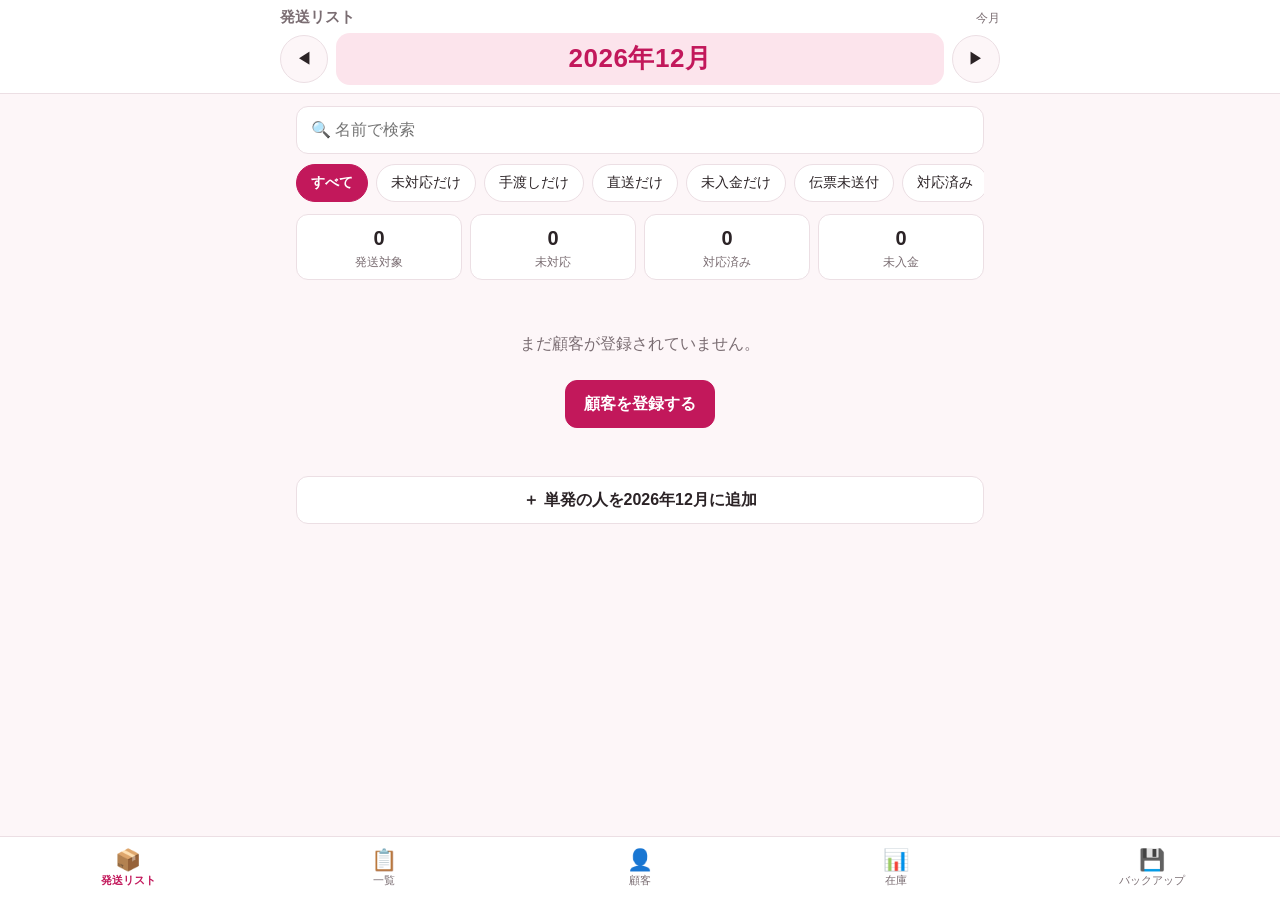
<file: index.html>
<!doctype html>
<html lang="ja">
<head>
  <meta charset="utf-8">
  <meta name="viewport" content="width=device-width, initial-scale=1, viewport-fit=cover">
  <meta name="theme-color" content="#c2185b">
  <meta name="apple-mobile-web-app-capable" content="yes">
  <meta name="mobile-web-app-capable" content="yes">
  <meta name="apple-mobile-web-app-status-bar-style" content="default">
  <meta name="apple-mobile-web-app-title" content="コラーゲン管理">
  <meta name="robots" content="noindex, nofollow">
  <title>コラーゲン管理</title>
  <link rel="manifest" href="manifest.webmanifest">
  <link rel="icon" href="icons/icon-192.png">
  <link rel="apple-touch-icon" href="icons/apple-touch-icon.png">
  <link rel="stylesheet" href="style.css">
</head>
<body>
  <header class="topbar">
    <div class="topbar-row">
      <h1 id="pageTitle">発送リスト</h1>
      <span class="month-hint" id="monthHint"></span>
    </div>
    <div class="month-switch" id="monthSwitch">
      <button type="button" class="icon-btn" id="prevMonth" aria-label="前の月">◀</button>
      <button type="button" class="month-label" id="monthLabel" aria-label="表示中の年月"></button>
      <button type="button" class="icon-btn" id="nextMonth" aria-label="次の月">▶</button>
    </div>
  </header>

  <div id="notices"></div>

  <main id="main"></main>

  <nav class="tabbar" id="tabbar">
    <button type="button" data-tab="list" class="active"><span class="ico">📦</span><span>発送リスト</span></button>
    <button type="button" data-tab="all"><span class="ico">📋</span><span>一覧</span></button>
    <button type="button" data-tab="customers"><span class="ico">👤</span><span>顧客</span></button>
    <button type="button" data-tab="stock"><span class="ico">📊</span><span>在庫</span></button>
    <button type="button" data-tab="backup"><span class="ico">💾</span><span>バックアップ</span></button>
  </nav>

  <div class="sheet-backdrop" id="sheetBackdrop" hidden></div>
  <section class="sheet" id="sheet" hidden role="dialog" aria-modal="true">
    <div class="sheet-handle"></div>
    <div id="sheetBody"></div>
  </section>

  <div class="toast" id="toast" hidden></div>

  <script src="data.js"></script>
  <script src="app.js"></script>
</body>
</html>
</file>
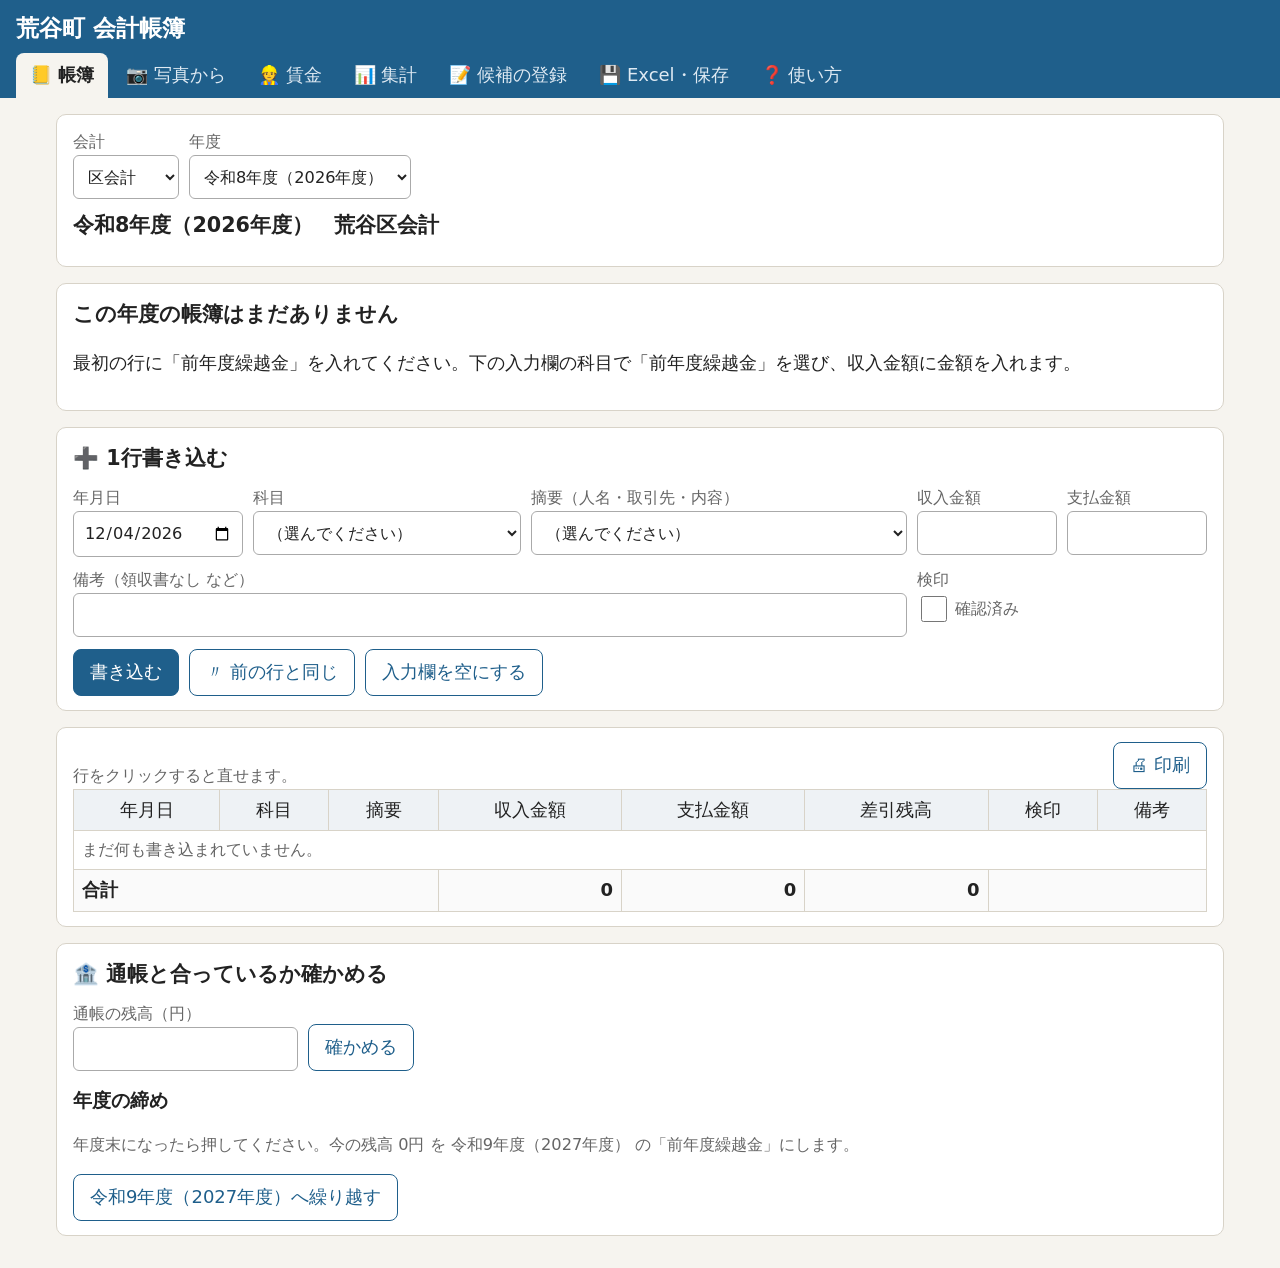
<file: aratani/index.html>
<!doctype html>
<html lang="ja">
<head>
  <meta charset="utf-8">
  <meta name="viewport" content="width=device-width, initial-scale=1">
  <meta name="robots" content="noindex, nofollow">
  <title>荒谷町 会計帳簿</title>
  <link rel="stylesheet" href="style.css">
</head>
<body>
  <header class="topbar">
    <h1>荒谷町 会計帳簿</h1>
    <nav class="tabs" id="tabs">
      <button type="button" data-tab="ledger" class="active">📒 帳簿</button>
      <button type="button" data-tab="photo">📷 写真から</button>
      <button type="button" data-tab="wage">👷 賃金</button>
      <button type="button" data-tab="summary">📊 集計</button>
      <button type="button" data-tab="master">📝 候補の登録</button>
      <button type="button" data-tab="excel">💾 Excel・保存</button>
      <button type="button" data-tab="help">❓ 使い方</button>
    </nav>
  </header>

  <div id="notices"></div>
  <main id="main"></main>

  <div class="toast" id="toast" hidden></div>

  <script src="vendor/exceljs.min.js"></script>
  <script src="app.js"></script>
</body>
</html>
</file>
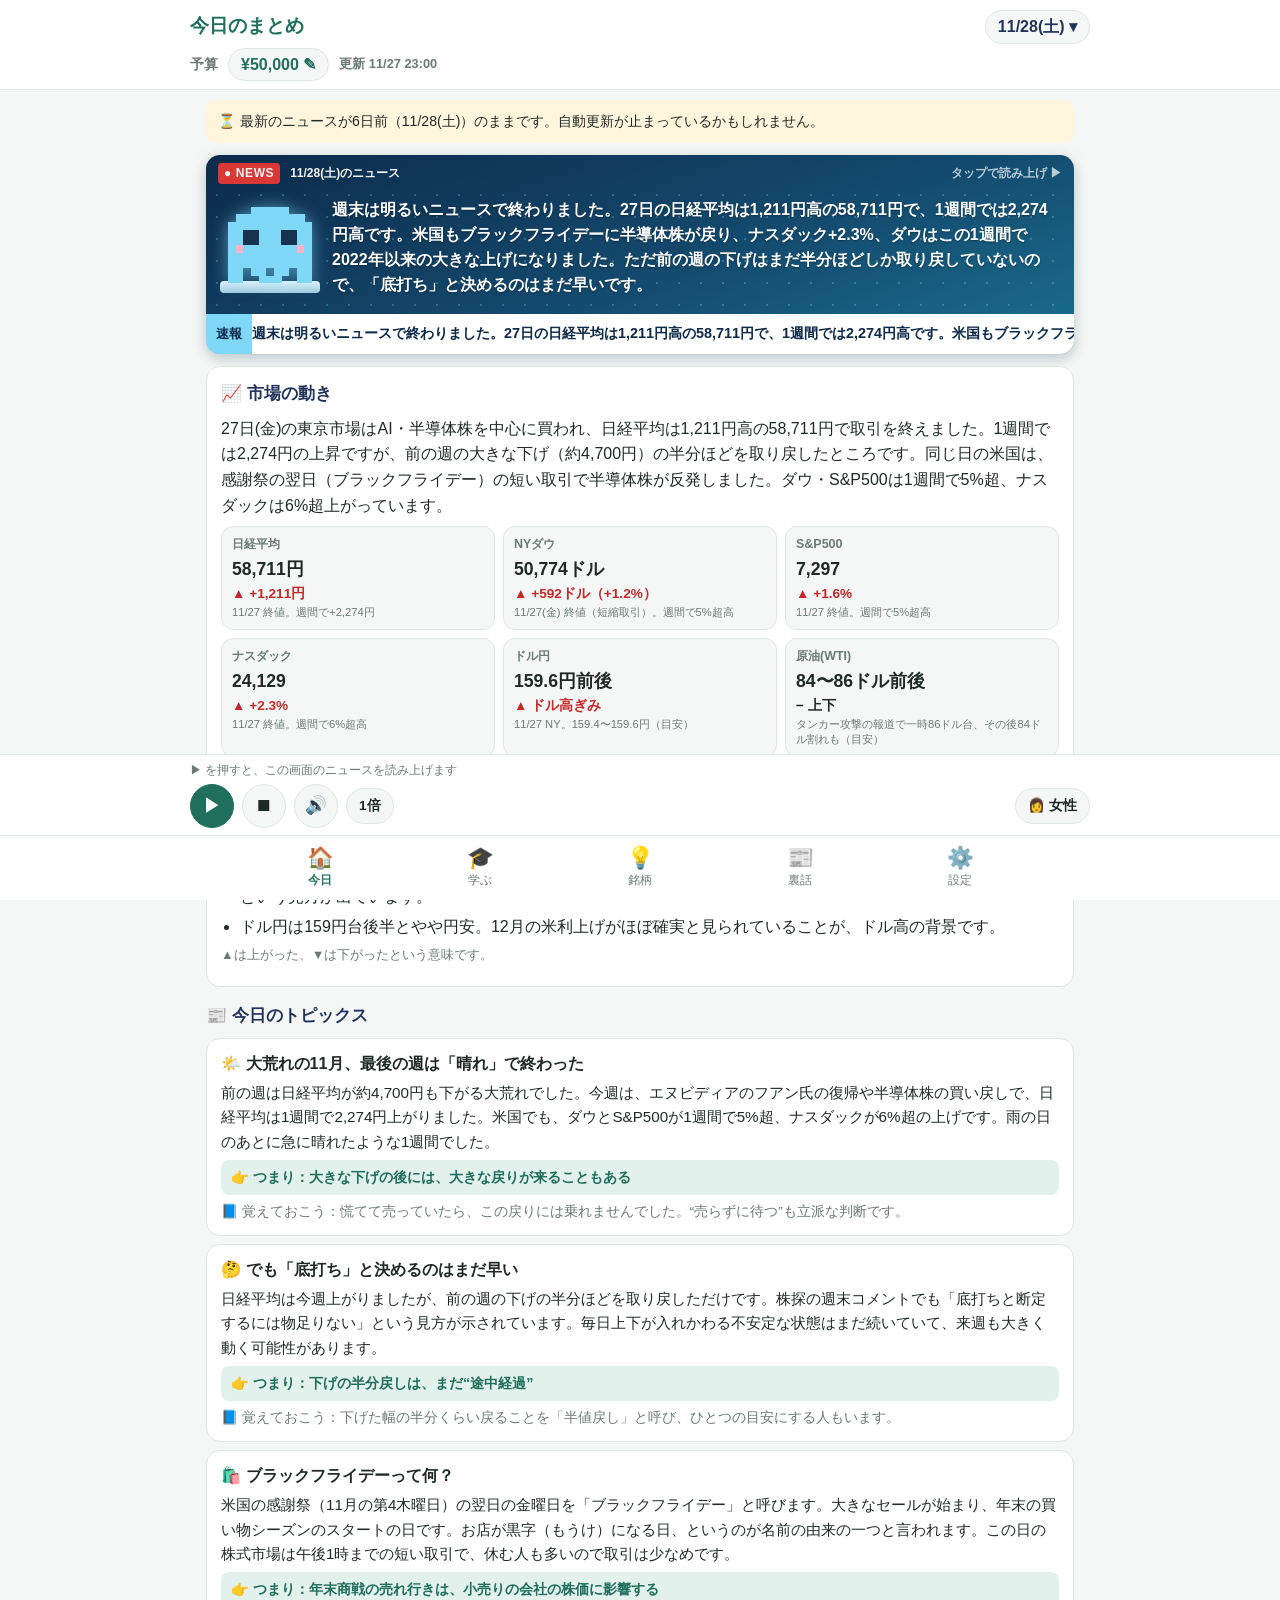
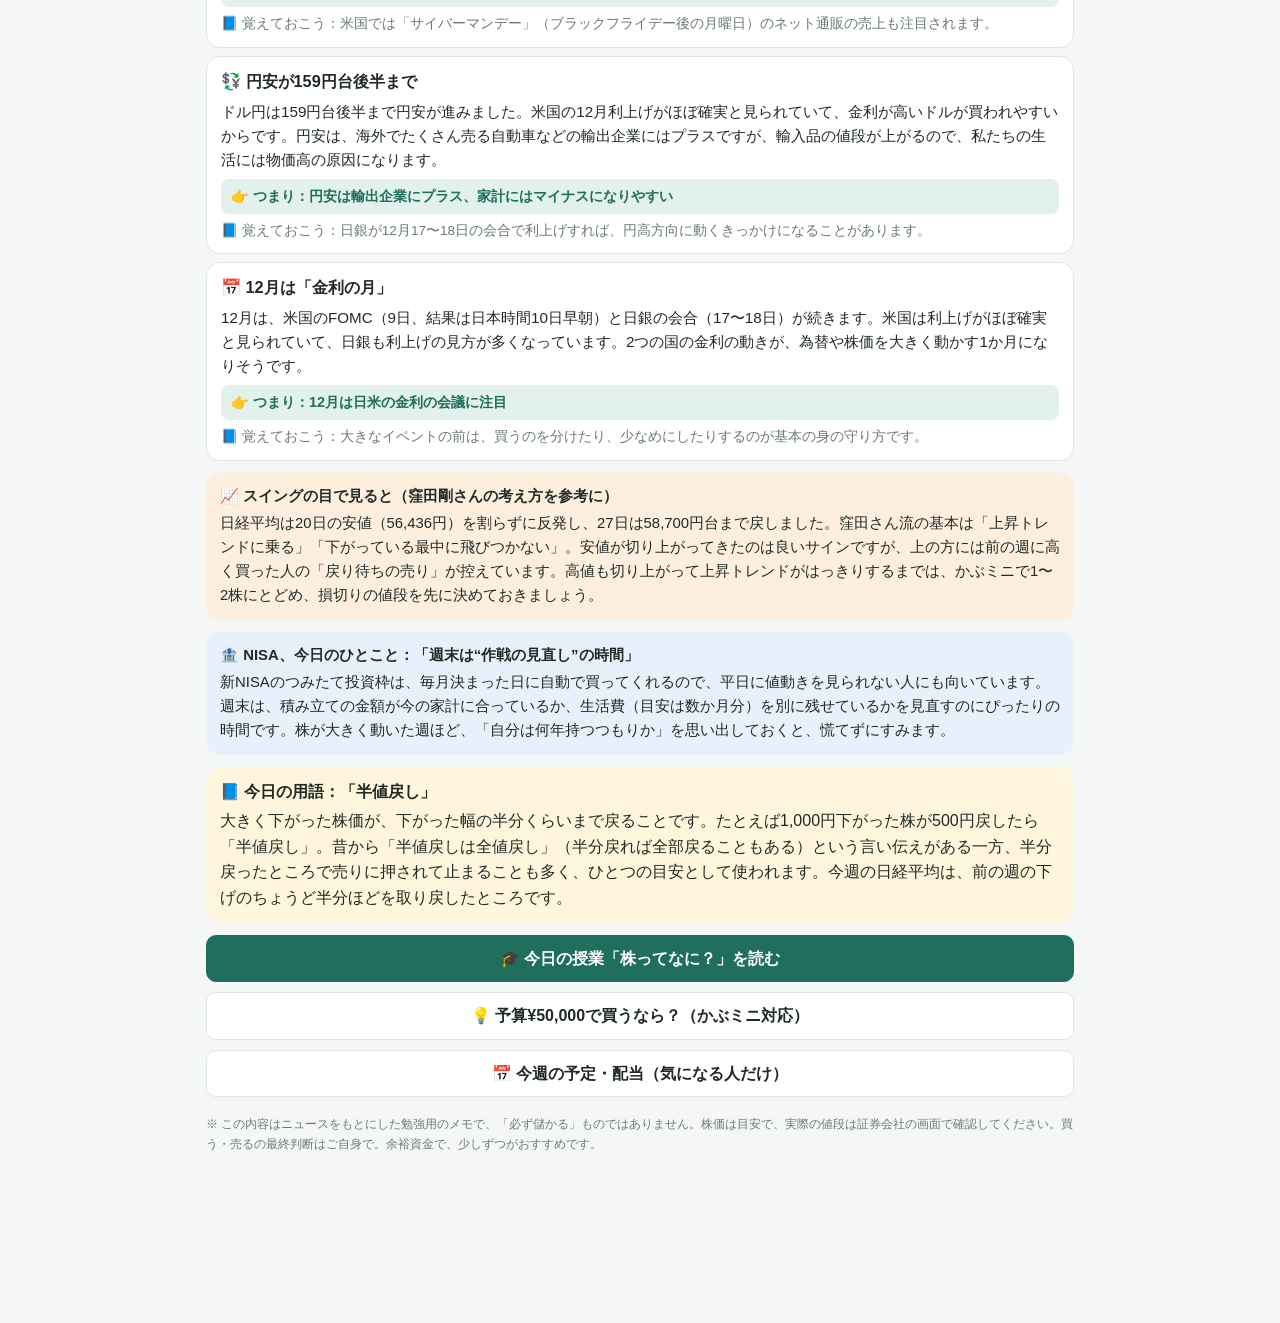
<file: kabu/index.html>
<!doctype html>
<html lang="ja">
<head>
  <meta charset="utf-8">
  <meta name="viewport" content="width=device-width, initial-scale=1, viewport-fit=cover">
  <meta name="theme-color" content="#1f6f5c">
  <meta name="apple-mobile-web-app-capable" content="yes">
  <meta name="mobile-web-app-capable" content="yes">
  <meta name="apple-mobile-web-app-status-bar-style" content="default">
  <meta name="apple-mobile-web-app-title" content="株ニュース">
  <meta name="robots" content="noindex, nofollow">
  <title>わたしの株ニュース</title>
  <link rel="manifest" href="manifest.webmanifest">
  <link rel="icon" href="icons/icon-192.png">
  <link rel="apple-touch-icon" href="icons/apple-touch-icon.png">
  <link rel="stylesheet" href="style.css">
</head>
<body>
  <header class="topbar">
    <div class="topbar-row">
      <h1 id="pageTitle">今日のまとめ</h1>
      <button type="button" class="date-chip" id="dateChip" aria-label="表示中の日付"></button>
    </div>
    <div class="budget-row">
      <span>予算</span>
      <button type="button" class="budget-chip" id="budgetChip" aria-label="予算を変える"></button>
      <span class="muted small" id="updatedAt"></span>
    </div>
  </header>

  <div id="notices"></div>

  <main id="main"><p class="loading">読み込み中…</p></main>

  <div class="player" id="player">
    <div class="player-line" id="playerLine">▶ を押すと、この画面のニュースを読み上げます</div>
    <div class="player-row">
      <button type="button" class="pl-btn main" id="plPlay" aria-label="読み上げ">▶</button>
      <button type="button" class="pl-btn" id="plStop" aria-label="止める">⏹</button>
      <button type="button" class="pl-btn" id="plMute" aria-label="ミュート">🔊</button>
      <button type="button" class="pl-chip" id="plRate" aria-label="読む速さ">1.0倍</button>
      <button type="button" class="pl-chip" id="plVoice" aria-label="声の種類">女性</button>
    </div>
  </div>

  <nav class="tabbar" id="tabbar">
    <button type="button" data-tab="today" class="active"><span class="ico">🏠</span><span>今日</span></button>
    <button type="button" data-tab="learn"><span class="ico">🎓</span><span>学ぶ</span></button>
    <button type="button" data-tab="picks"><span class="ico">💡</span><span>銘柄</span></button>
    <button type="button" data-tab="stories"><span class="ico">📰</span><span>裏話</span></button>
    <button type="button" data-tab="settings"><span class="ico">⚙️</span><span>設定</span></button>
  </nav>

  <div class="sheet-backdrop" id="sheetBackdrop" hidden></div>
  <section class="sheet" id="sheet" hidden role="dialog" aria-modal="true">
    <div class="sheet-handle"></div>
    <div id="sheetBody"></div>
  </section>

  <div class="toast" id="toast" hidden></div>

  <script src="jelly.js"></script>
  <script src="speech.js"></script>
  <script src="lessons.js"></script>
  <script src="learn.js"></script>
  <script src="mine.js"></script>
  <script src="app.js"></script>
</body>
</html>
</file>
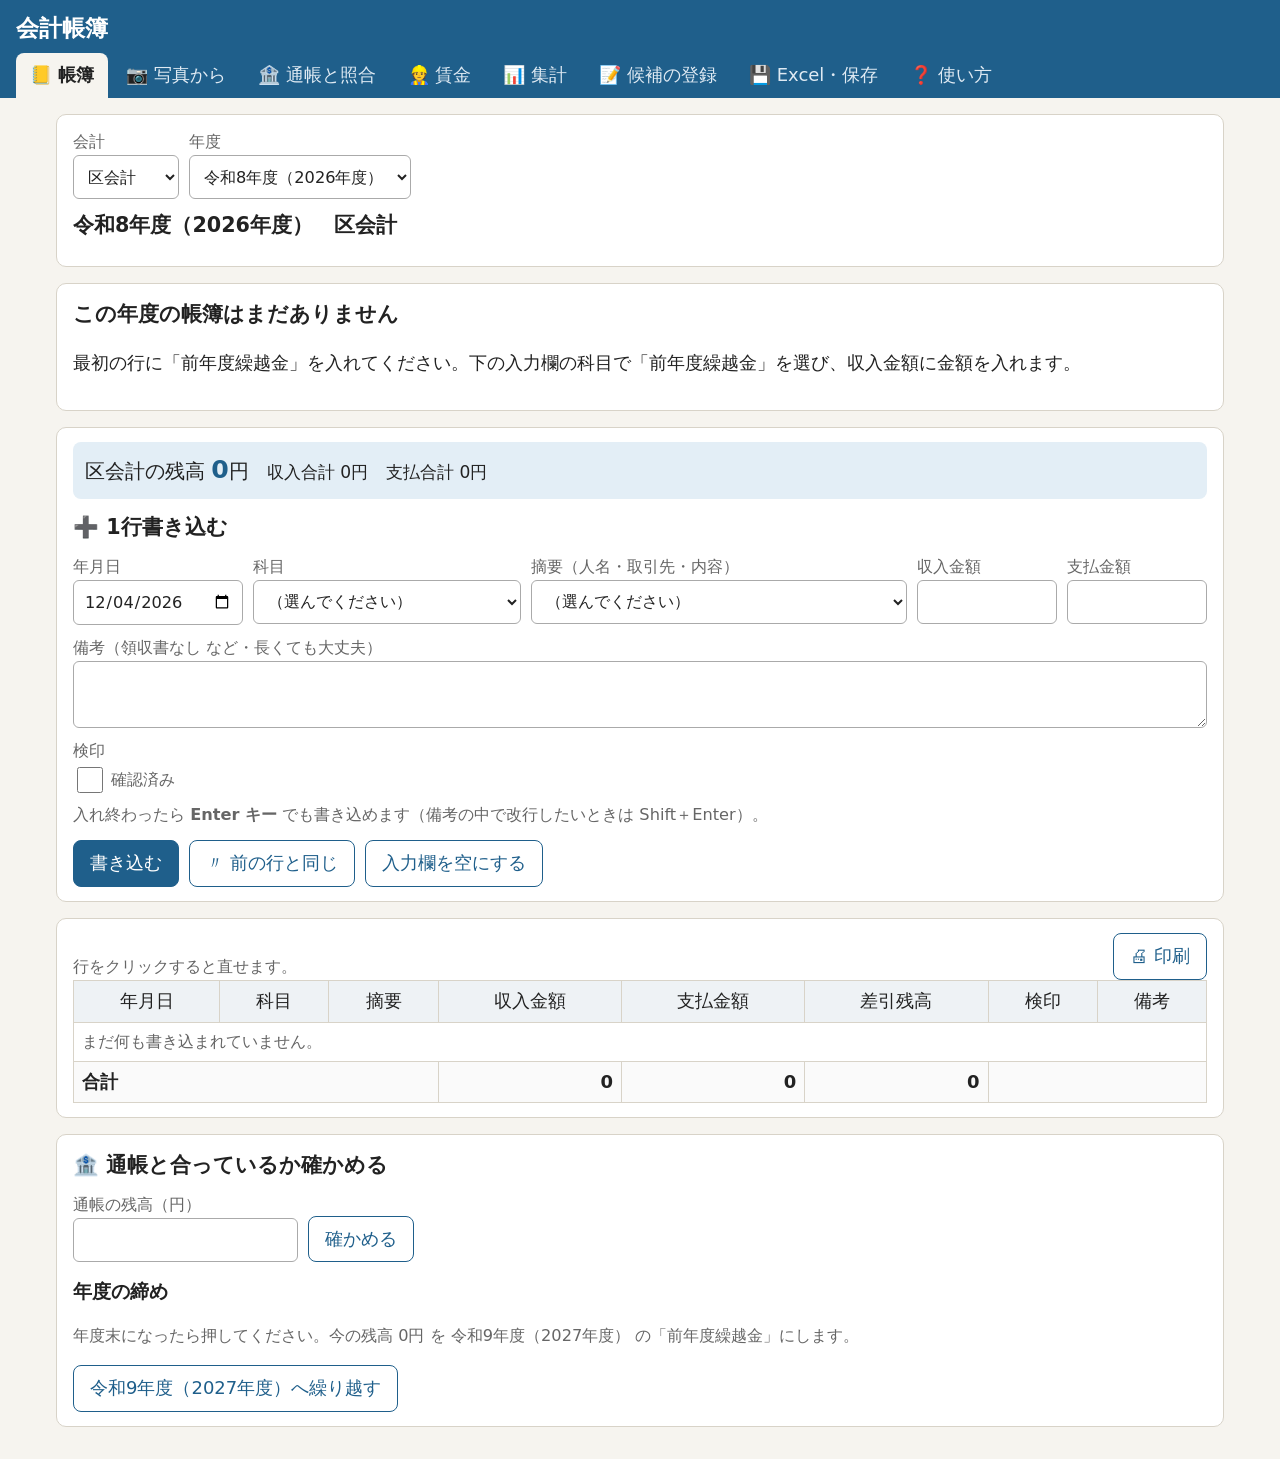
<file: kaikei/index.html>
<!doctype html>
<html lang="ja">
<head>
  <meta charset="utf-8">
  <meta name="viewport" content="width=device-width, initial-scale=1">
  <meta name="robots" content="noindex, nofollow">
  <title>会計帳簿</title>
  <link rel="stylesheet" href="style.css">
</head>
<body>
  <header class="topbar">
    <h1 id="appTitle">会計帳簿</h1>
    <nav class="tabs" id="tabs">
      <button type="button" data-tab="ledger" class="active">📒 帳簿</button>
      <button type="button" data-tab="photo">📷 写真から</button>
      <button type="button" data-tab="bank">🏦 通帳と照合</button>
      <button type="button" data-tab="wage">👷 賃金</button>
      <button type="button" data-tab="summary">📊 集計</button>
      <button type="button" data-tab="master">📝 候補の登録</button>
      <button type="button" data-tab="excel">💾 Excel・保存</button>
      <button type="button" data-tab="help">❓ 使い方</button>
    </nav>
  </header>

  <div id="notices"></div>
  <main id="main"></main>

  <div class="toast" id="toast" hidden></div>

  <script src="vendor/exceljs.min.js"></script>
  <script src="app.js"></script>
</body>
</html>
</file>
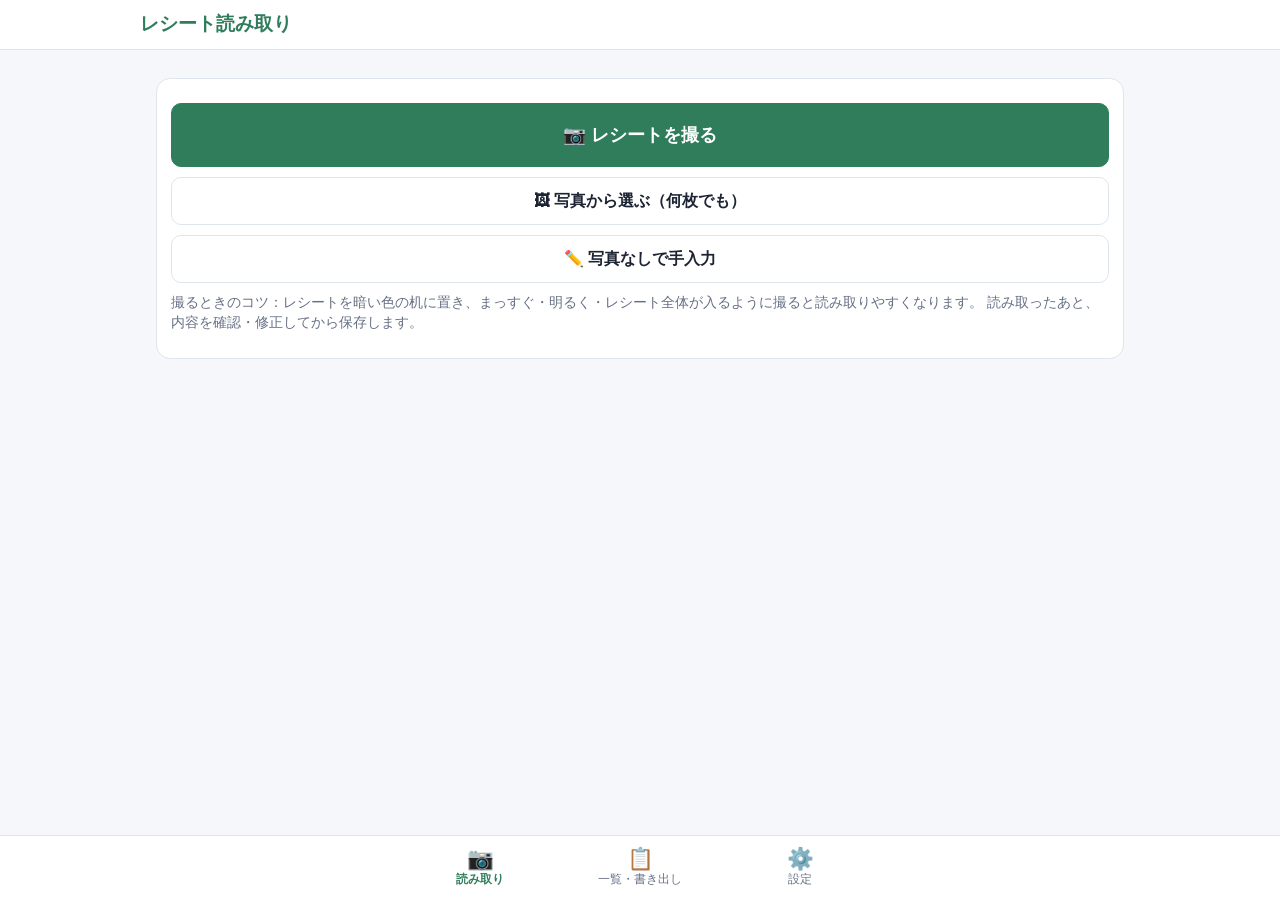
<file: keihi/index.html>
<!doctype html>
<html lang="ja">
<head>
  <meta charset="utf-8">
  <meta name="viewport" content="width=device-width, initial-scale=1, viewport-fit=cover">
  <meta name="theme-color" content="#2f7d5b">
  <meta name="apple-mobile-web-app-capable" content="yes">
  <meta name="mobile-web-app-capable" content="yes">
  <meta name="apple-mobile-web-app-status-bar-style" content="default">
  <meta name="apple-mobile-web-app-title" content="経費レシート">
  <meta name="robots" content="noindex, nofollow">
  <title>経費レシート</title>
  <link rel="manifest" href="manifest.webmanifest">
  <link rel="icon" href="icons/icon-192.png">
  <link rel="apple-touch-icon" href="icons/apple-touch-icon.png">
  <link rel="stylesheet" href="style.css">
</head>
<body>
  <header class="topbar">
    <div class="topbar-row">
      <h1 id="pageTitle">レシート読み取り</h1>
      <span class="page-hint" id="pageHint"></span>
    </div>
  </header>

  <main id="main"></main>

  <nav class="tabbar" id="tabbar">
    <button type="button" data-tab="scan" class="active"><span class="ico">📷</span><span>読み取り</span></button>
    <button type="button" data-tab="list"><span class="ico">📋</span><span>一覧・書き出し</span></button>
    <button type="button" data-tab="settings"><span class="ico">⚙️</span><span>設定</span></button>
  </nav>

  <div class="toast" id="toast" hidden></div>

  <script src="vendor/tesseract.min.js"></script>
  <script src="vendor/xlsx.mini.min.js"></script>
  <script src="data.js"></script>
  <script src="ocr.js"></script>
  <script src="export.js"></script>
  <script src="app.js"></script>
</body>
</html>
</file>
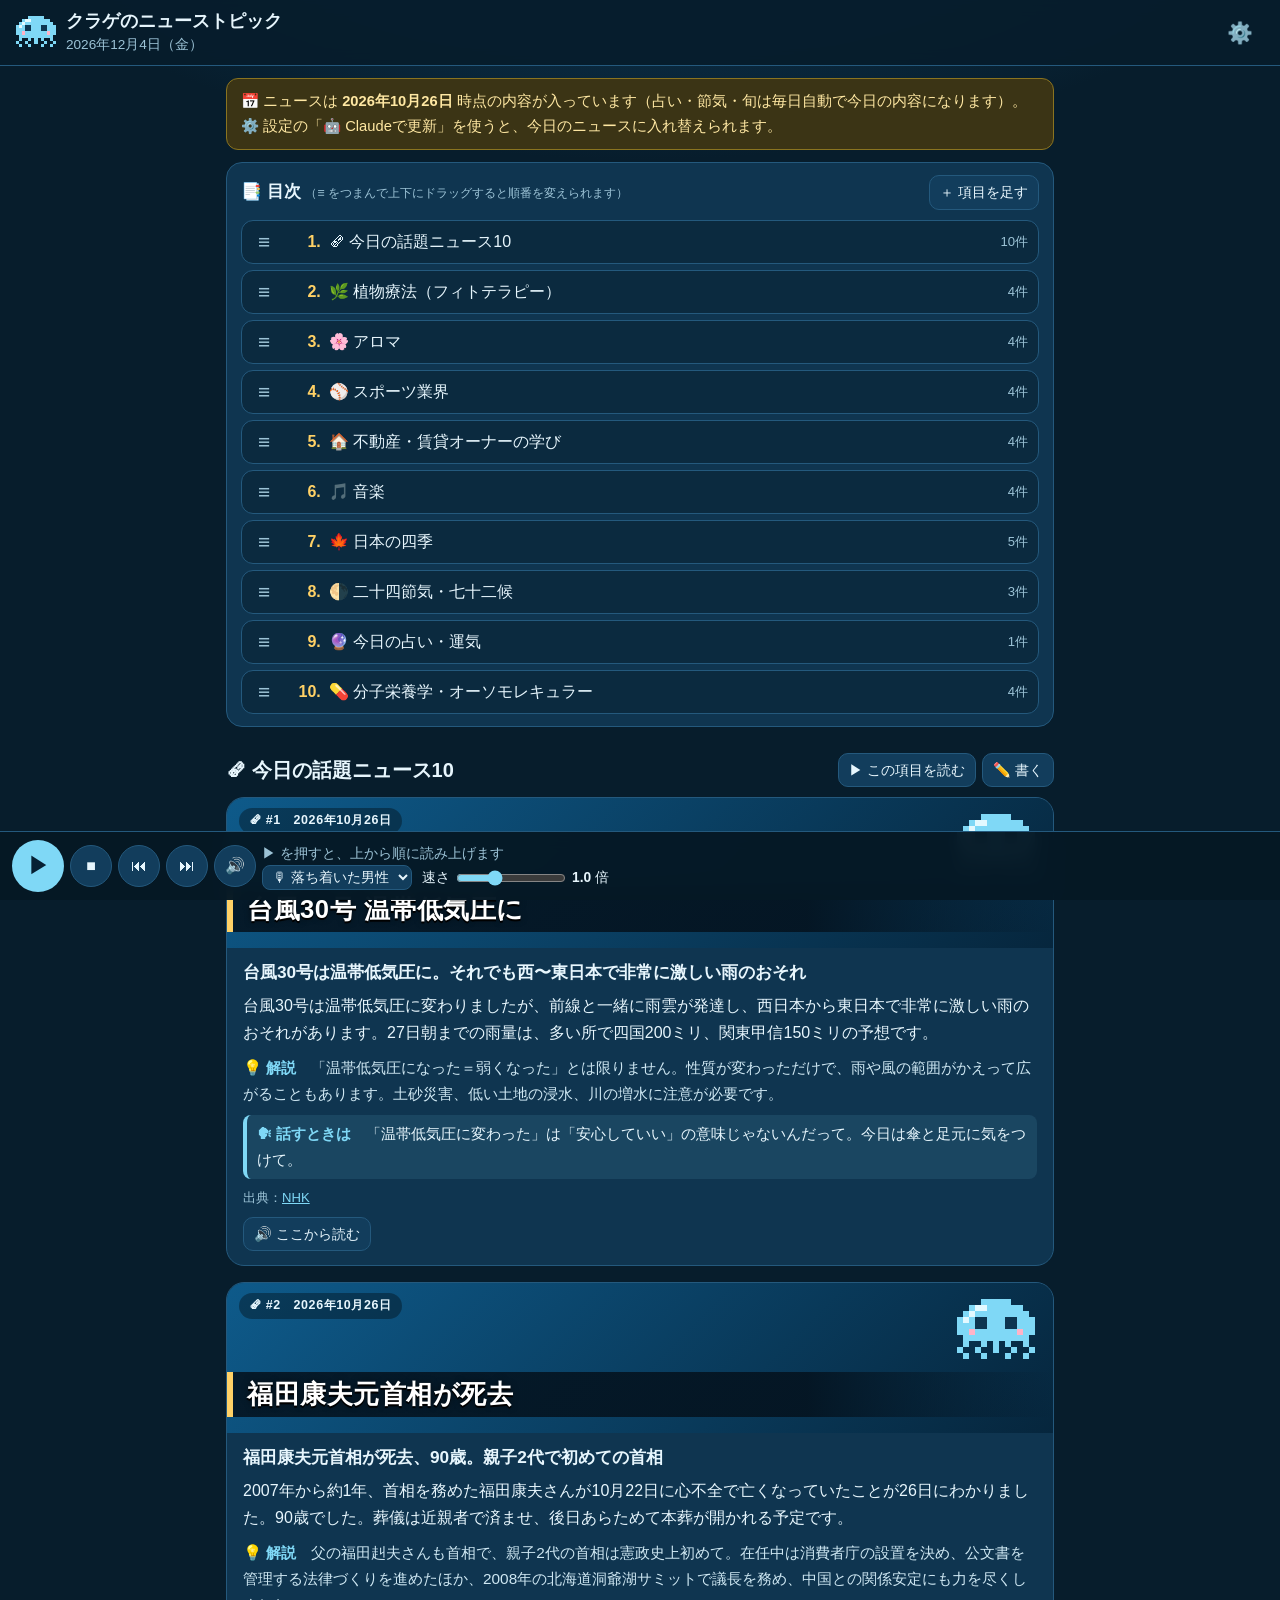
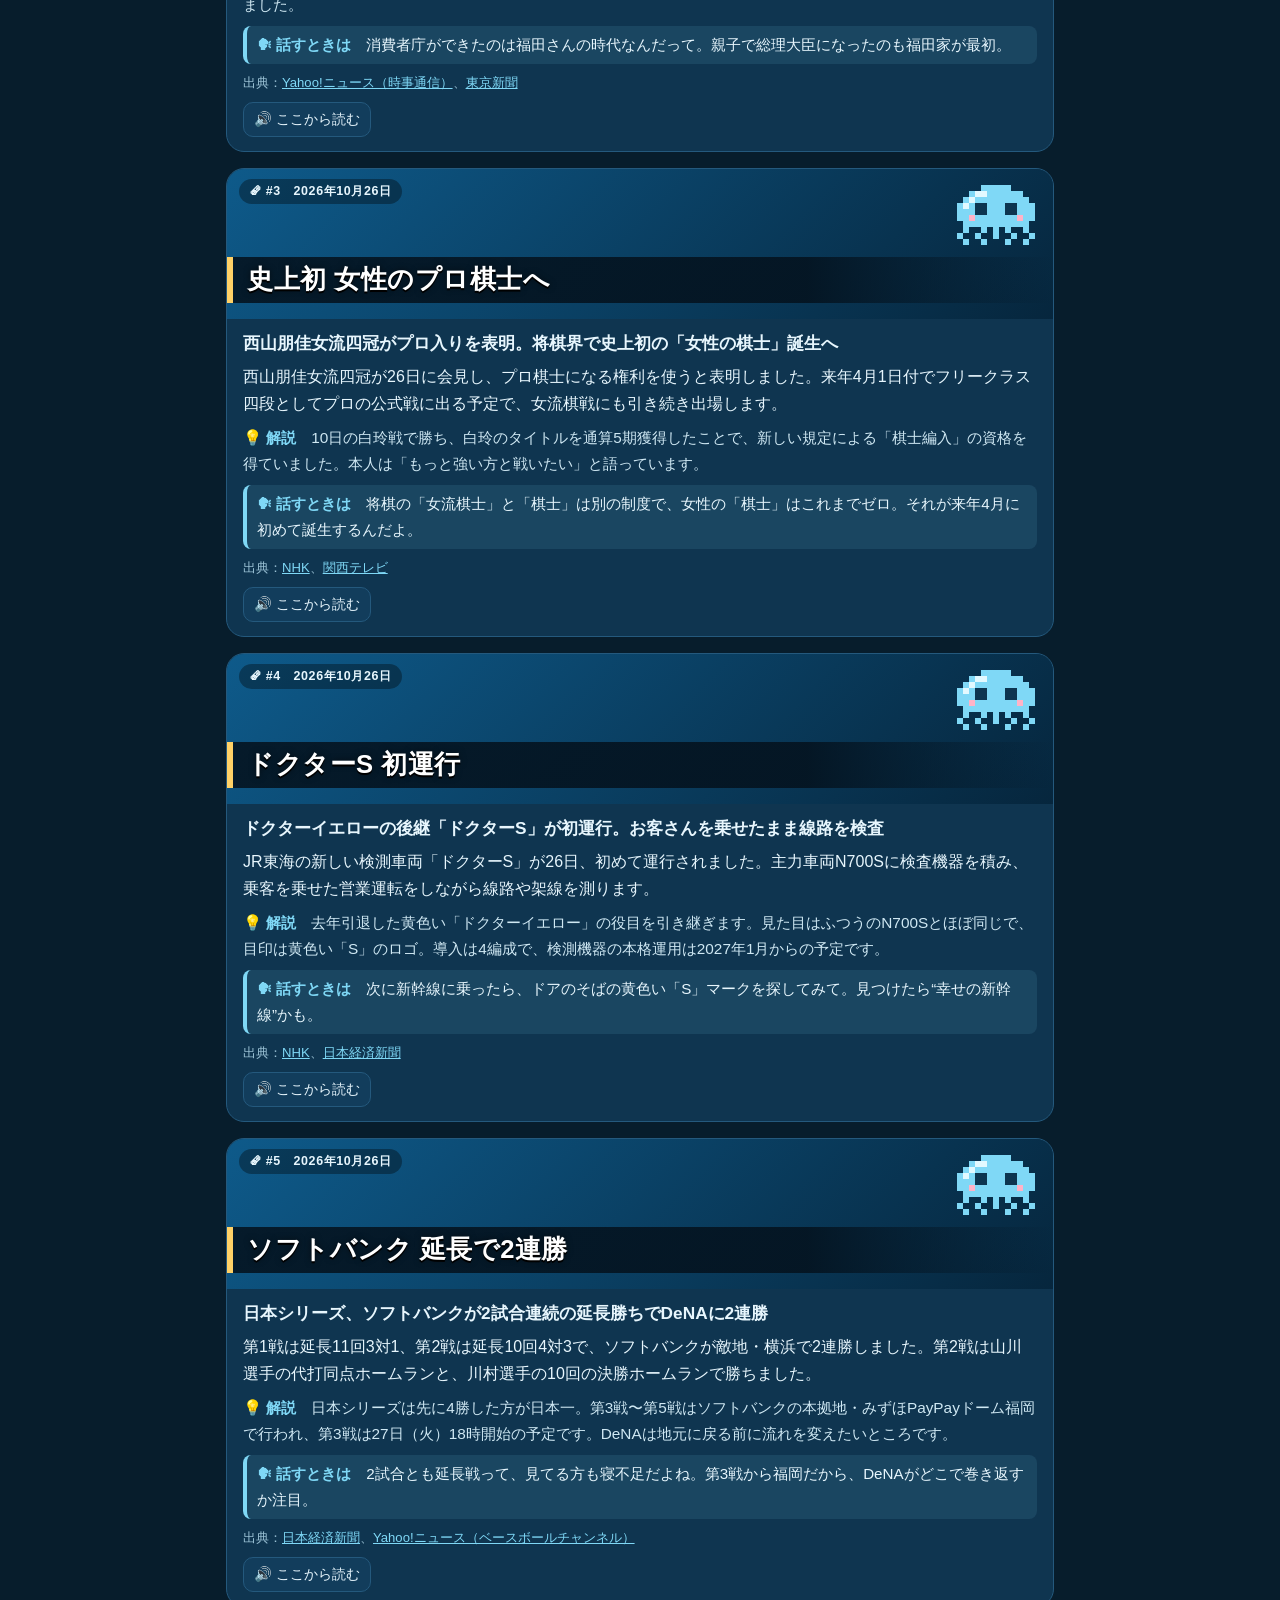
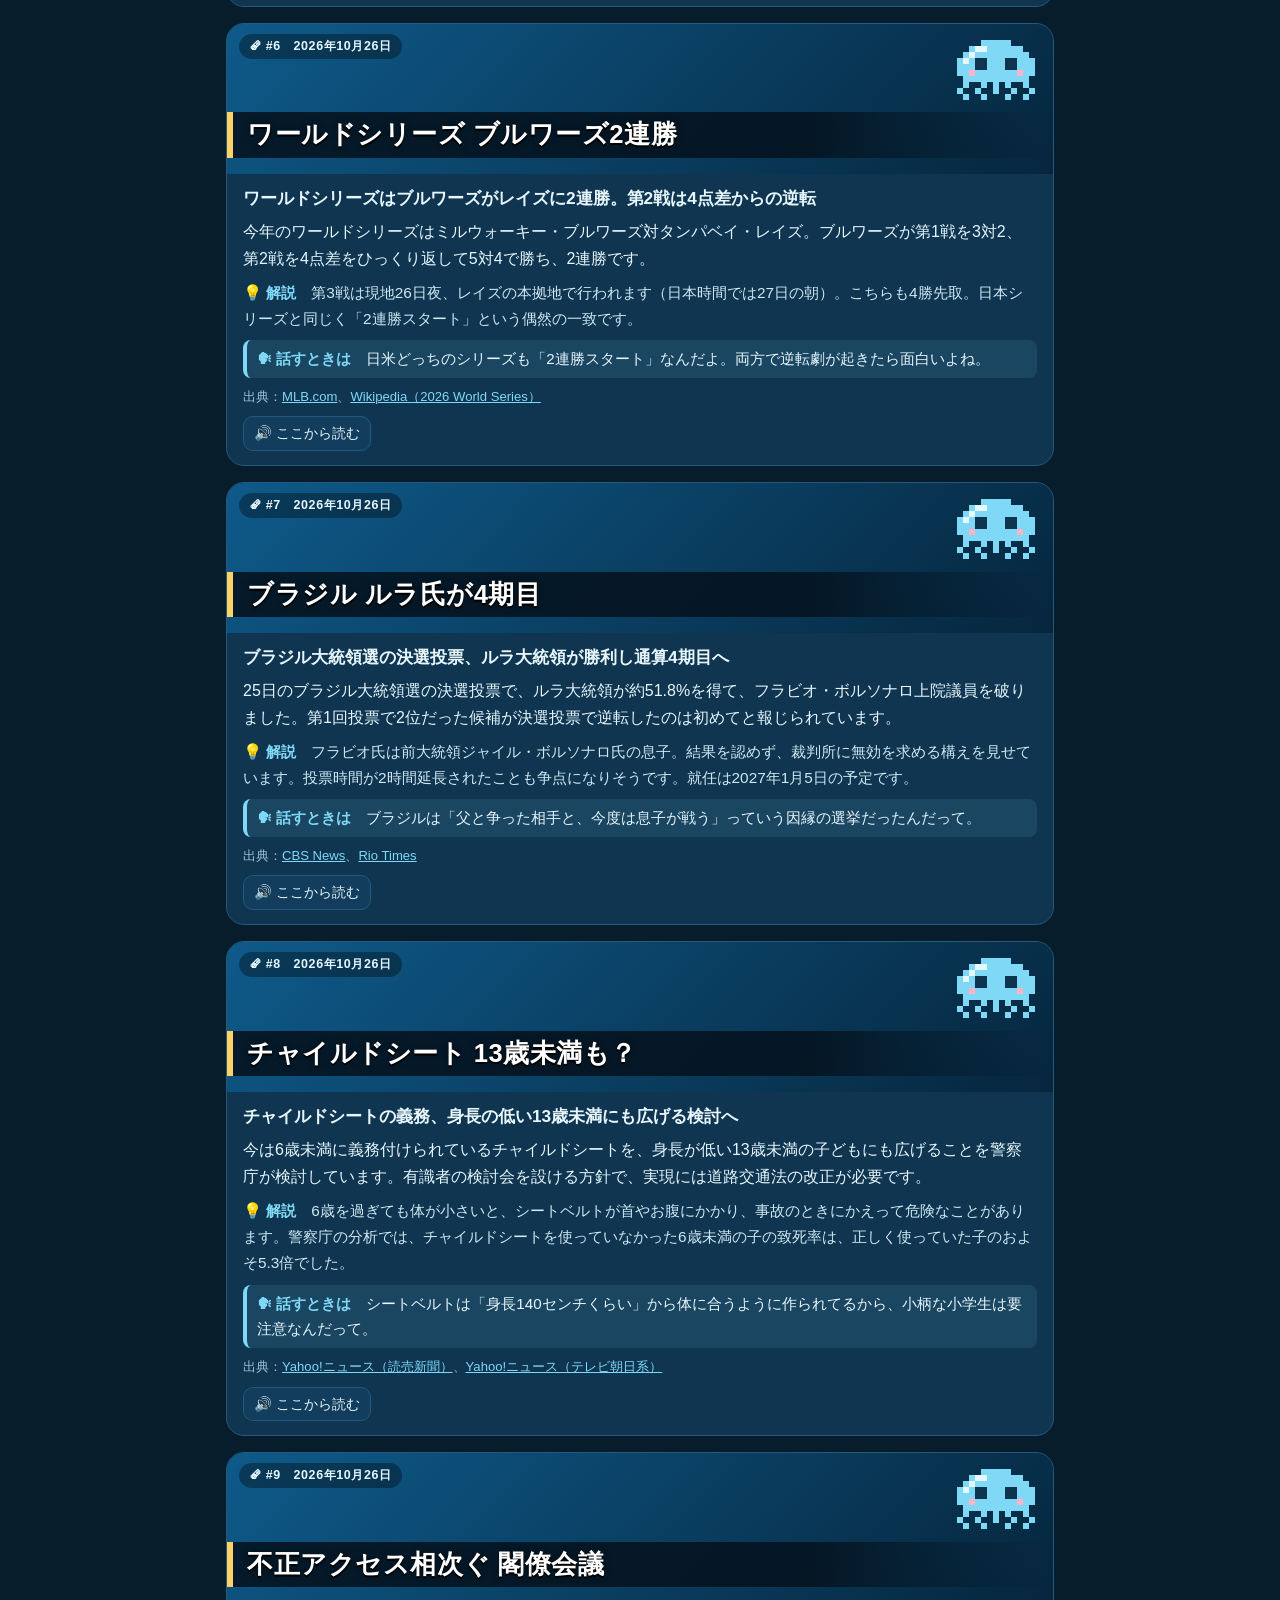
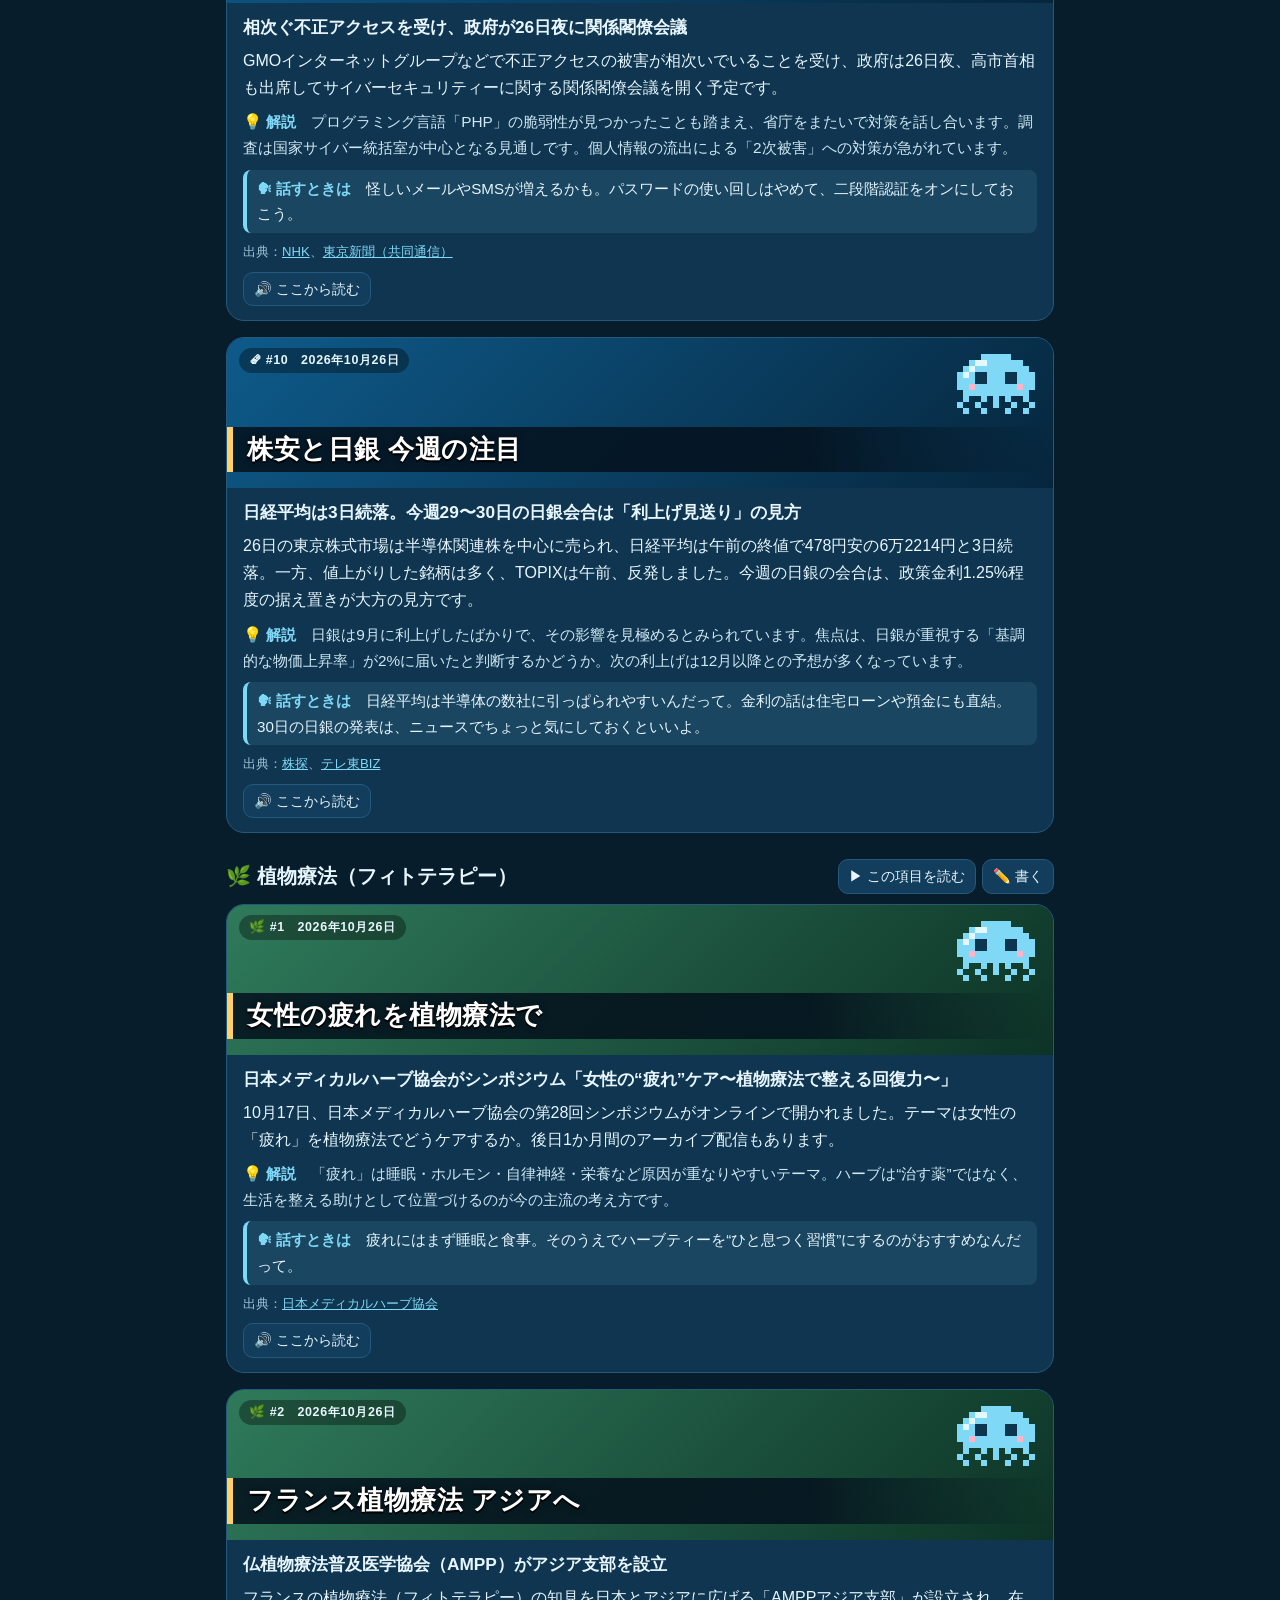
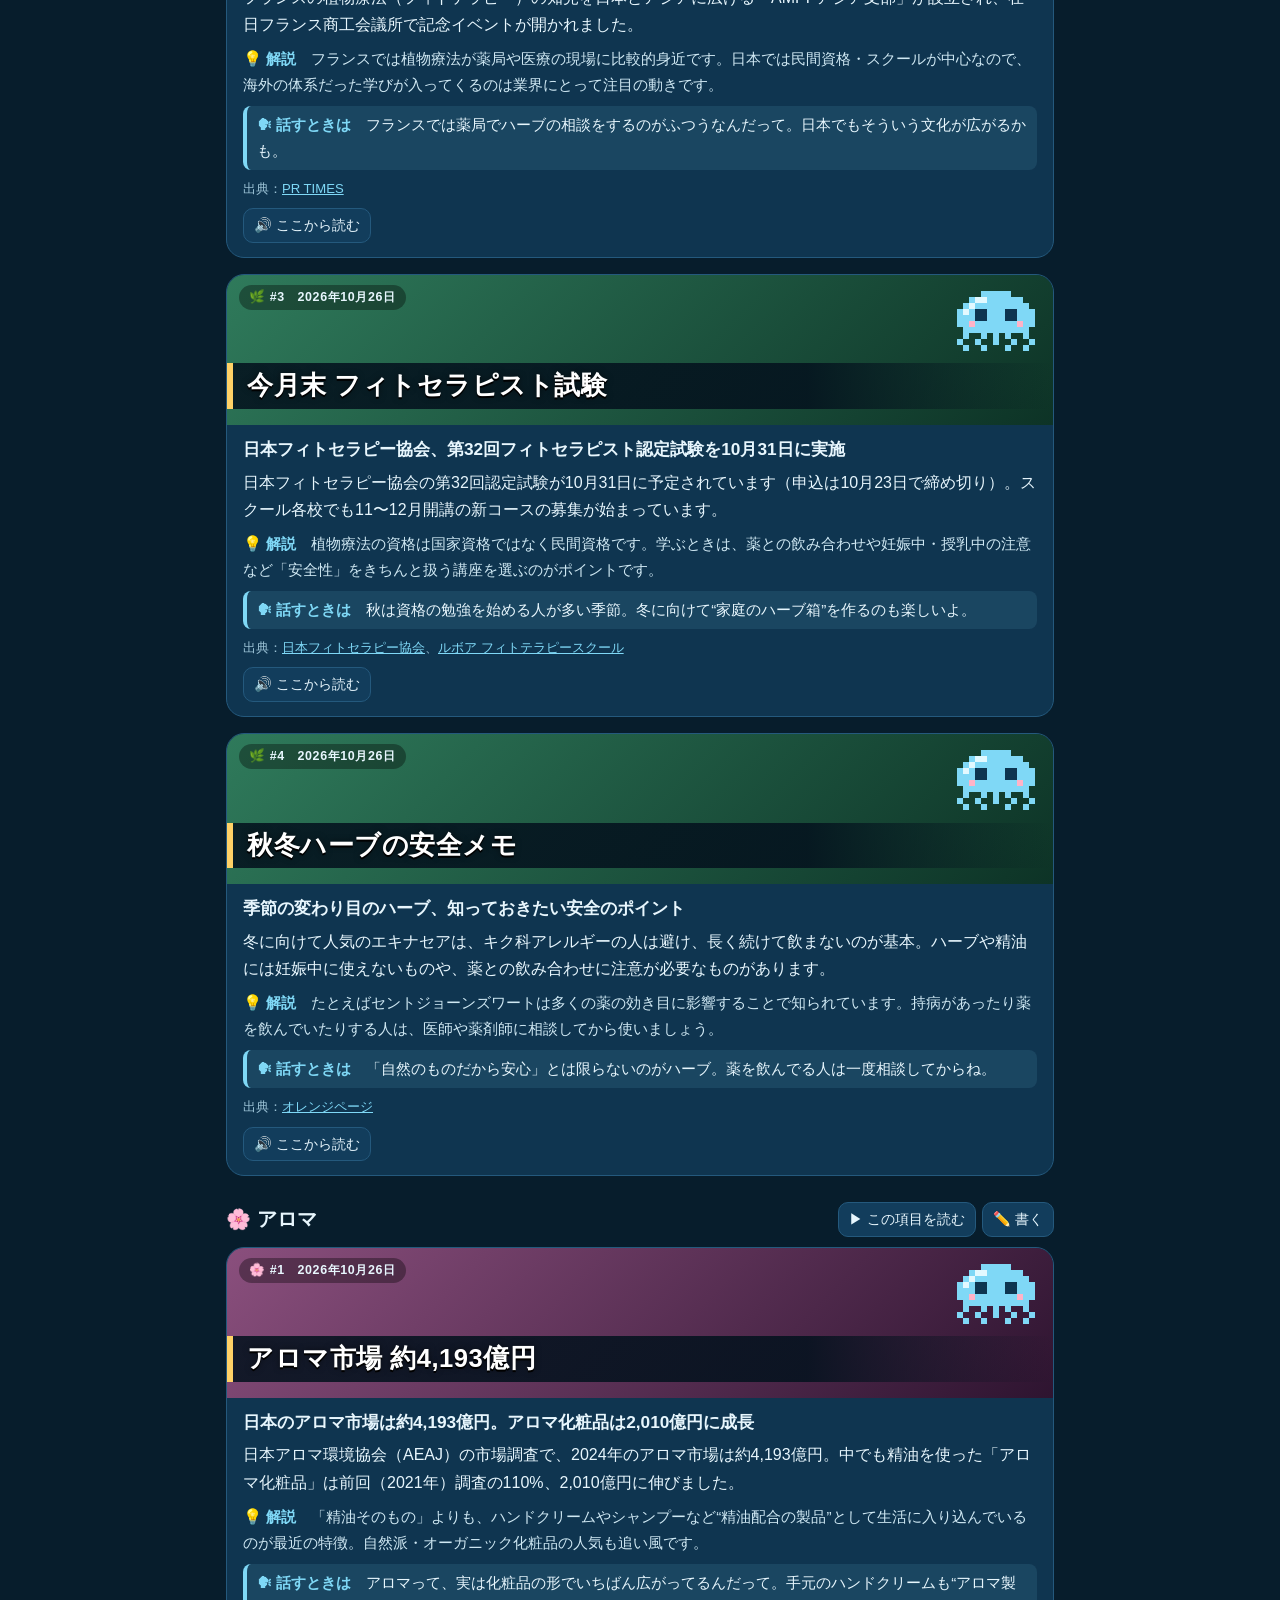
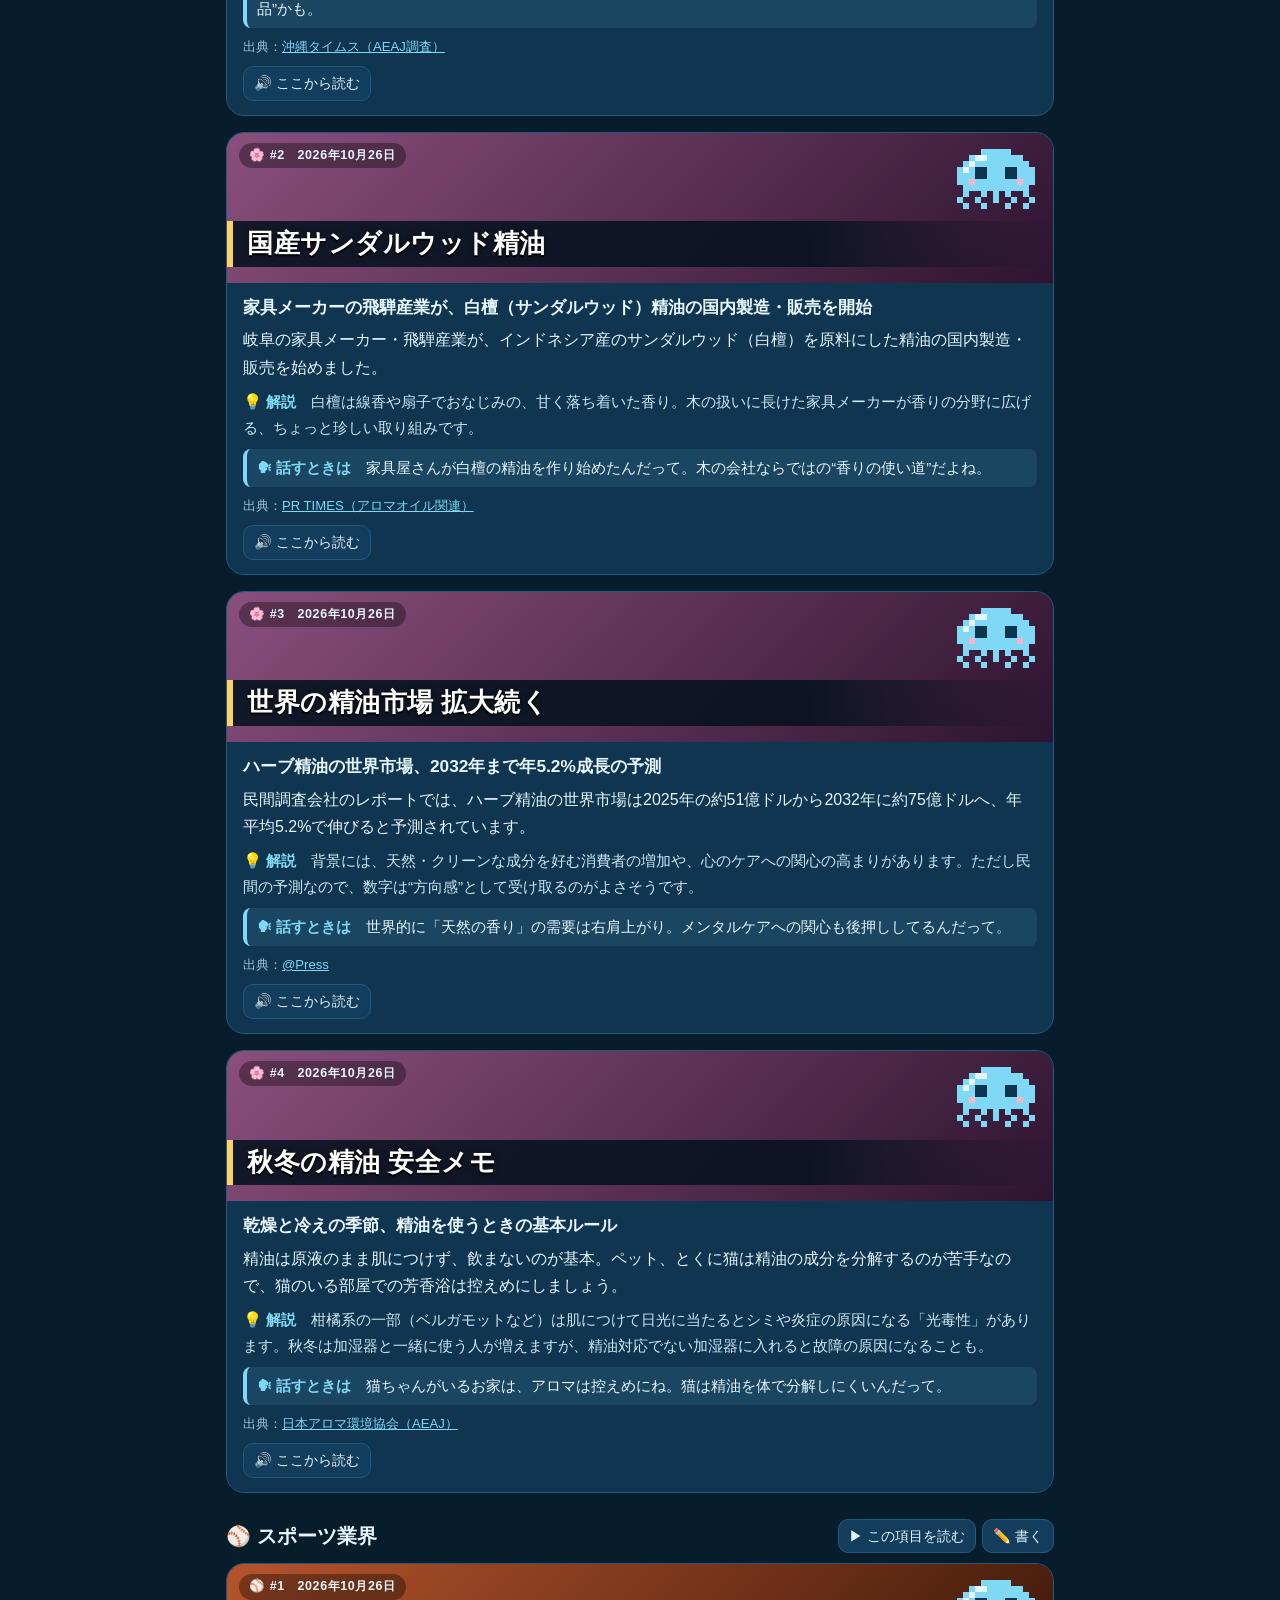
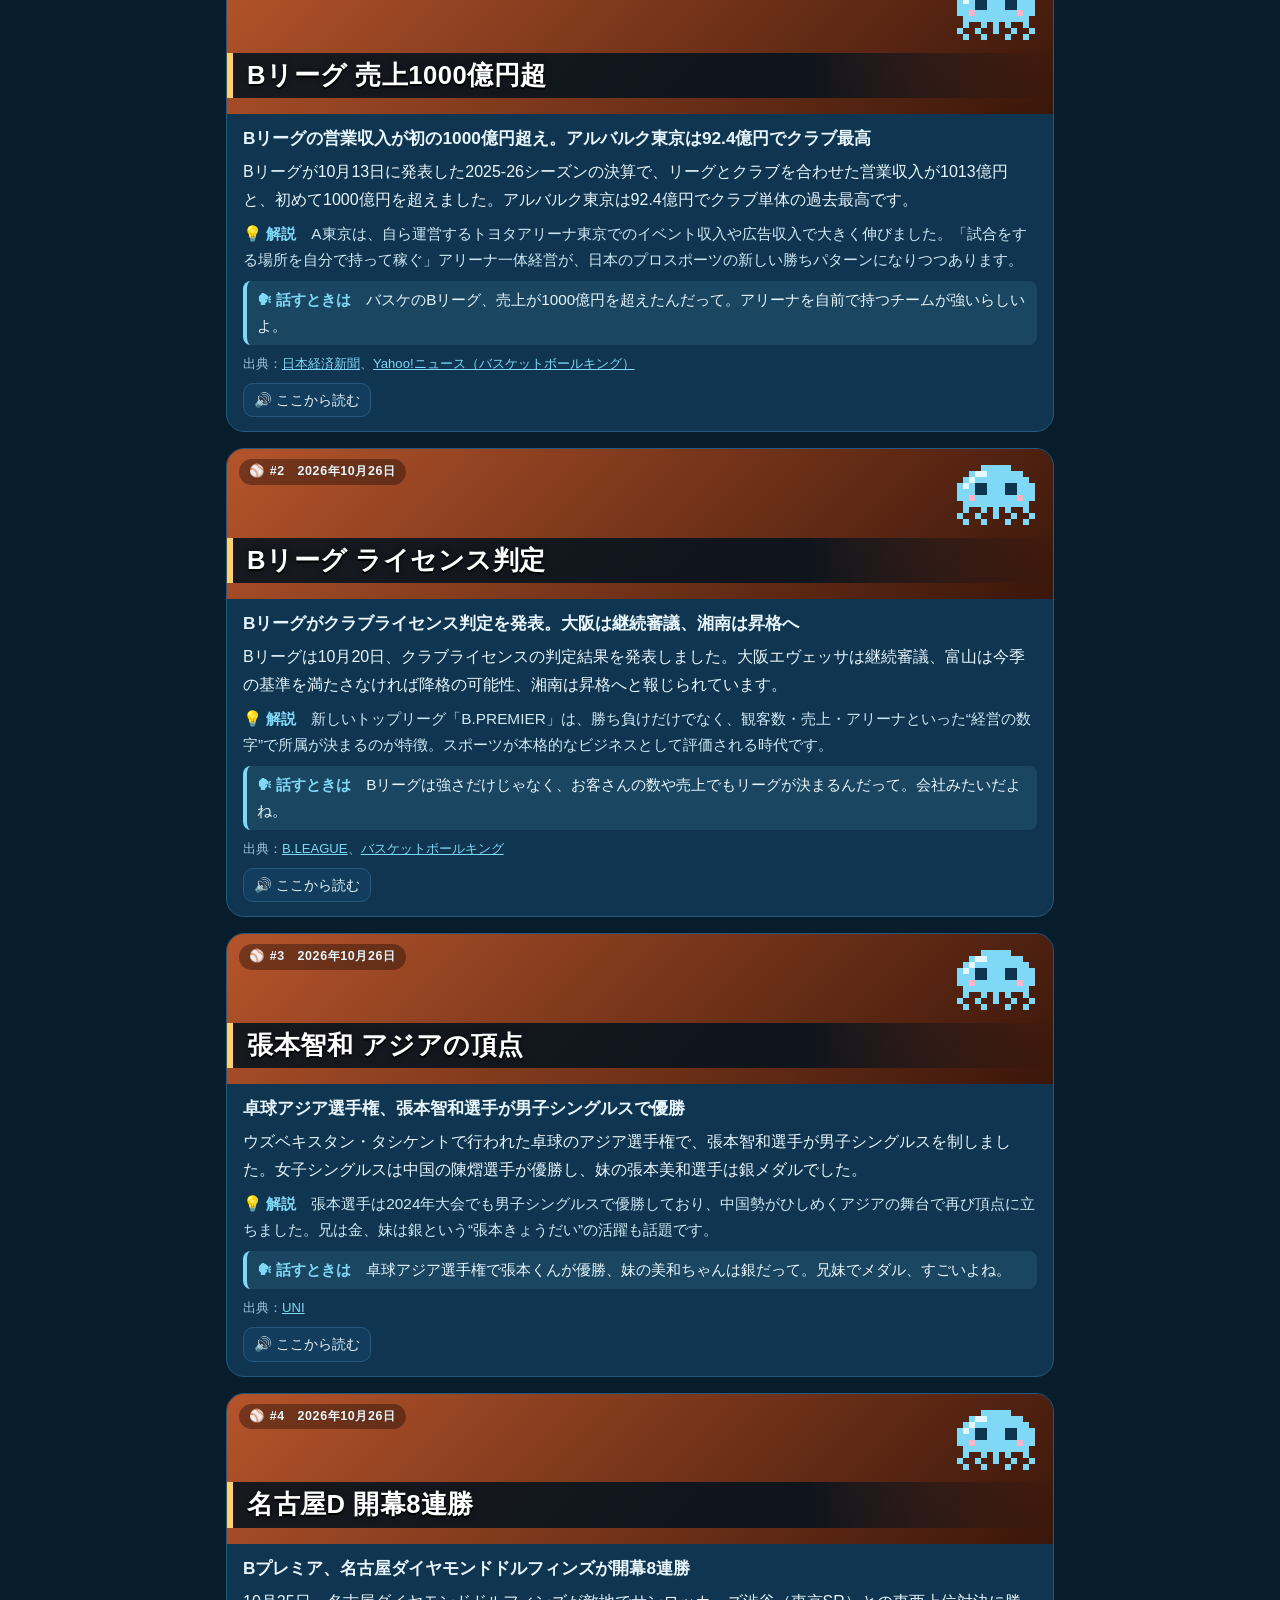
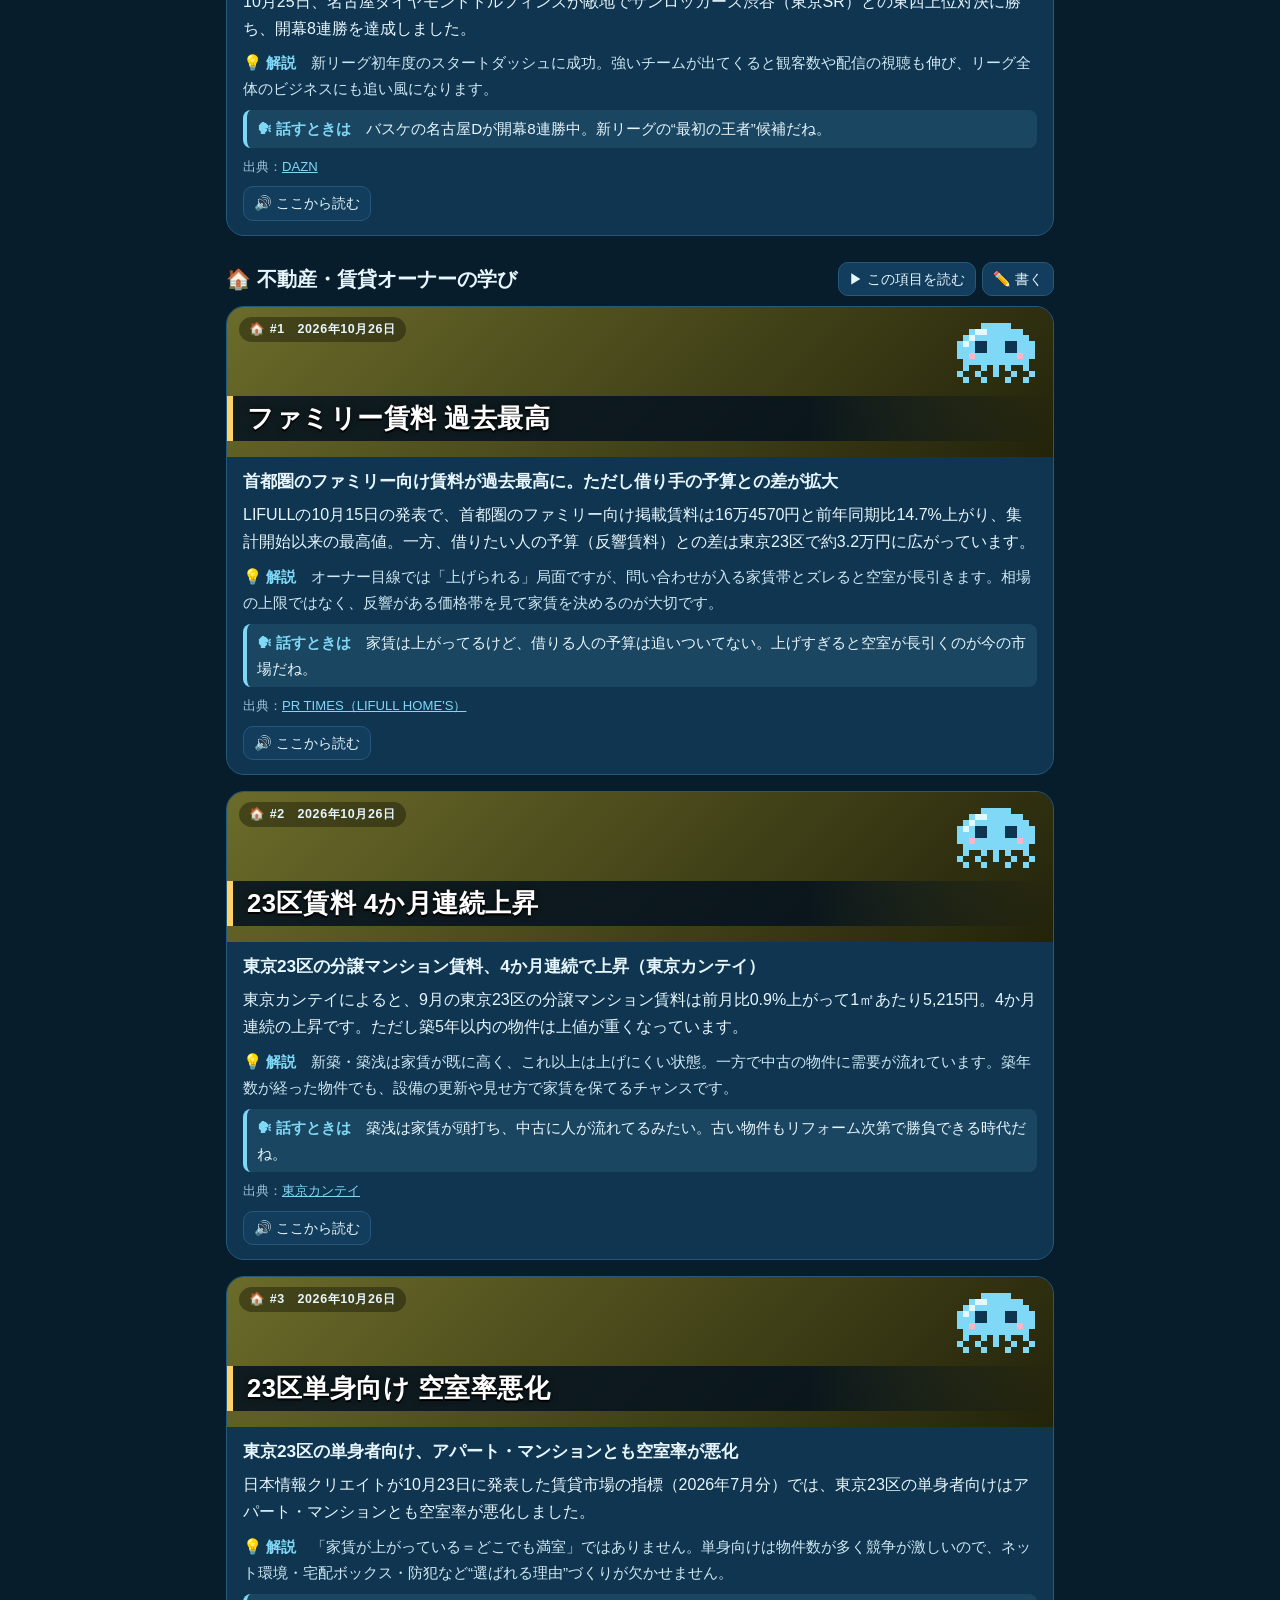
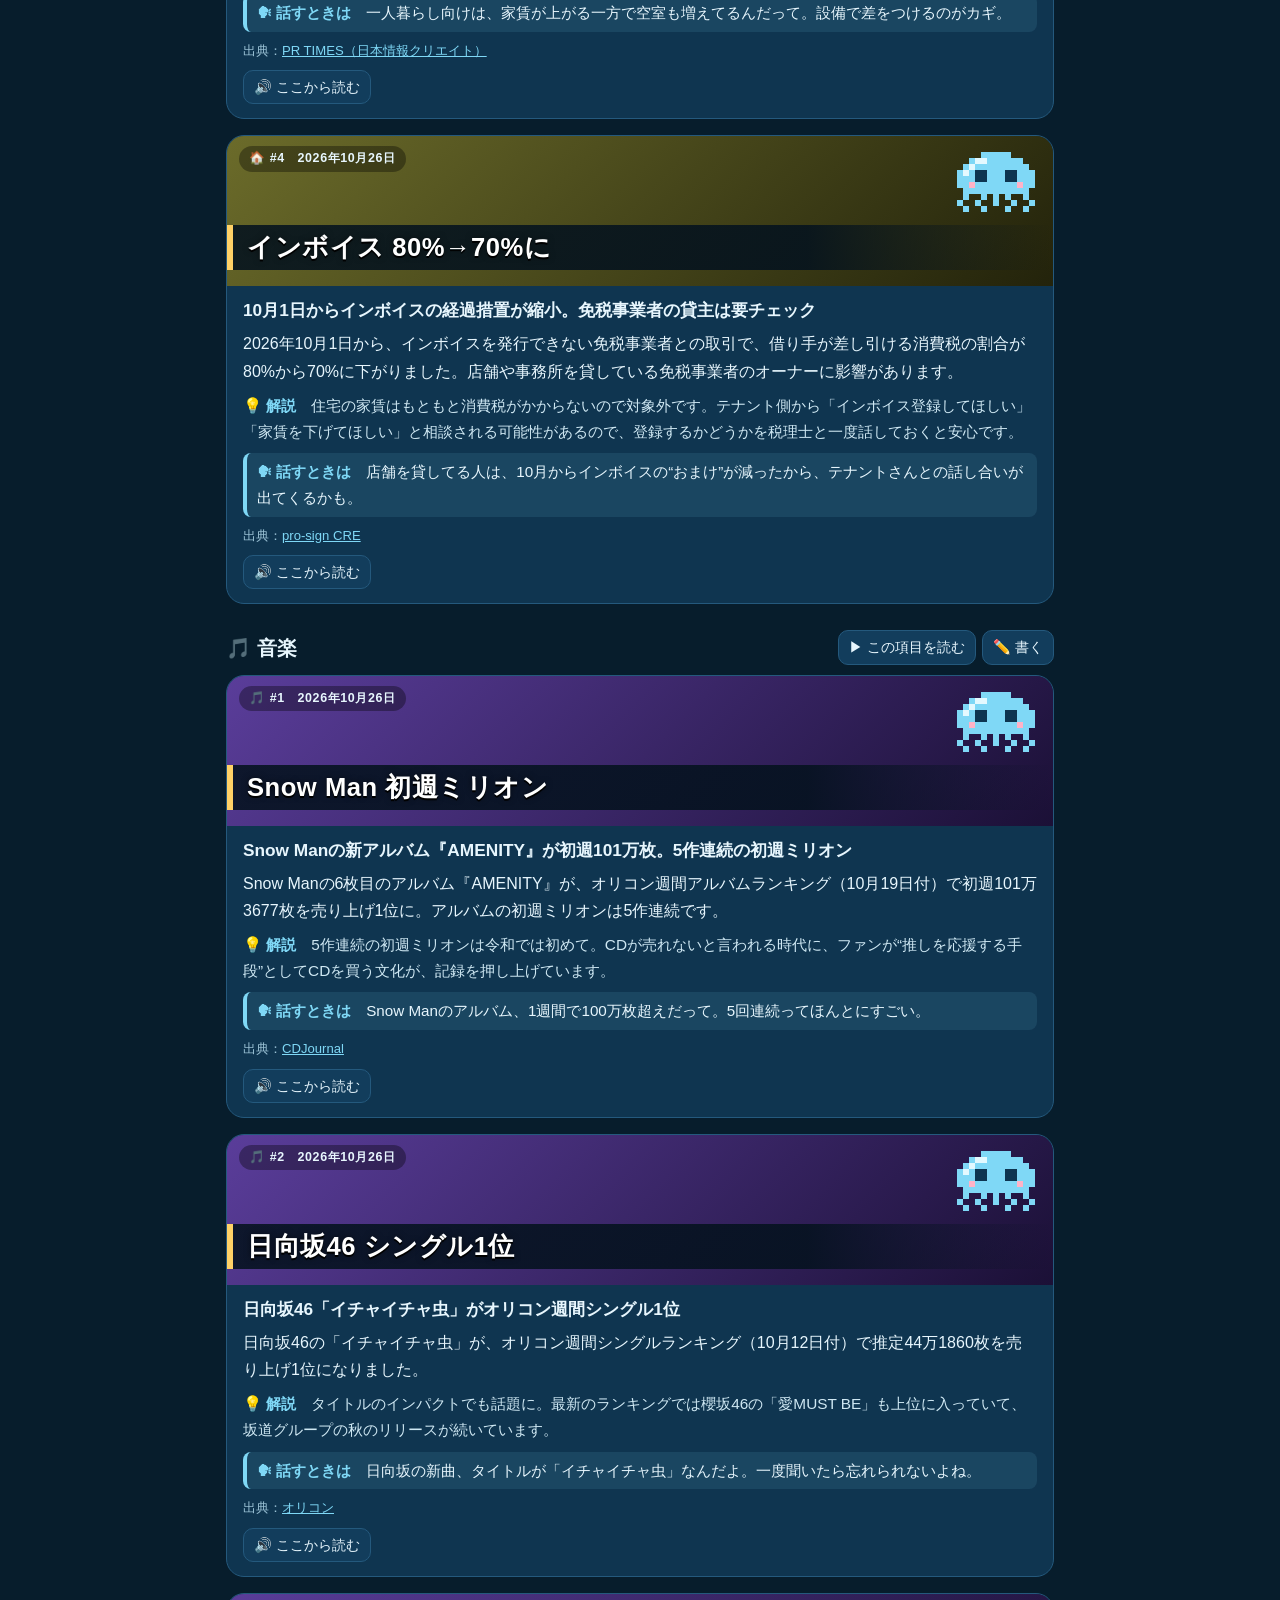
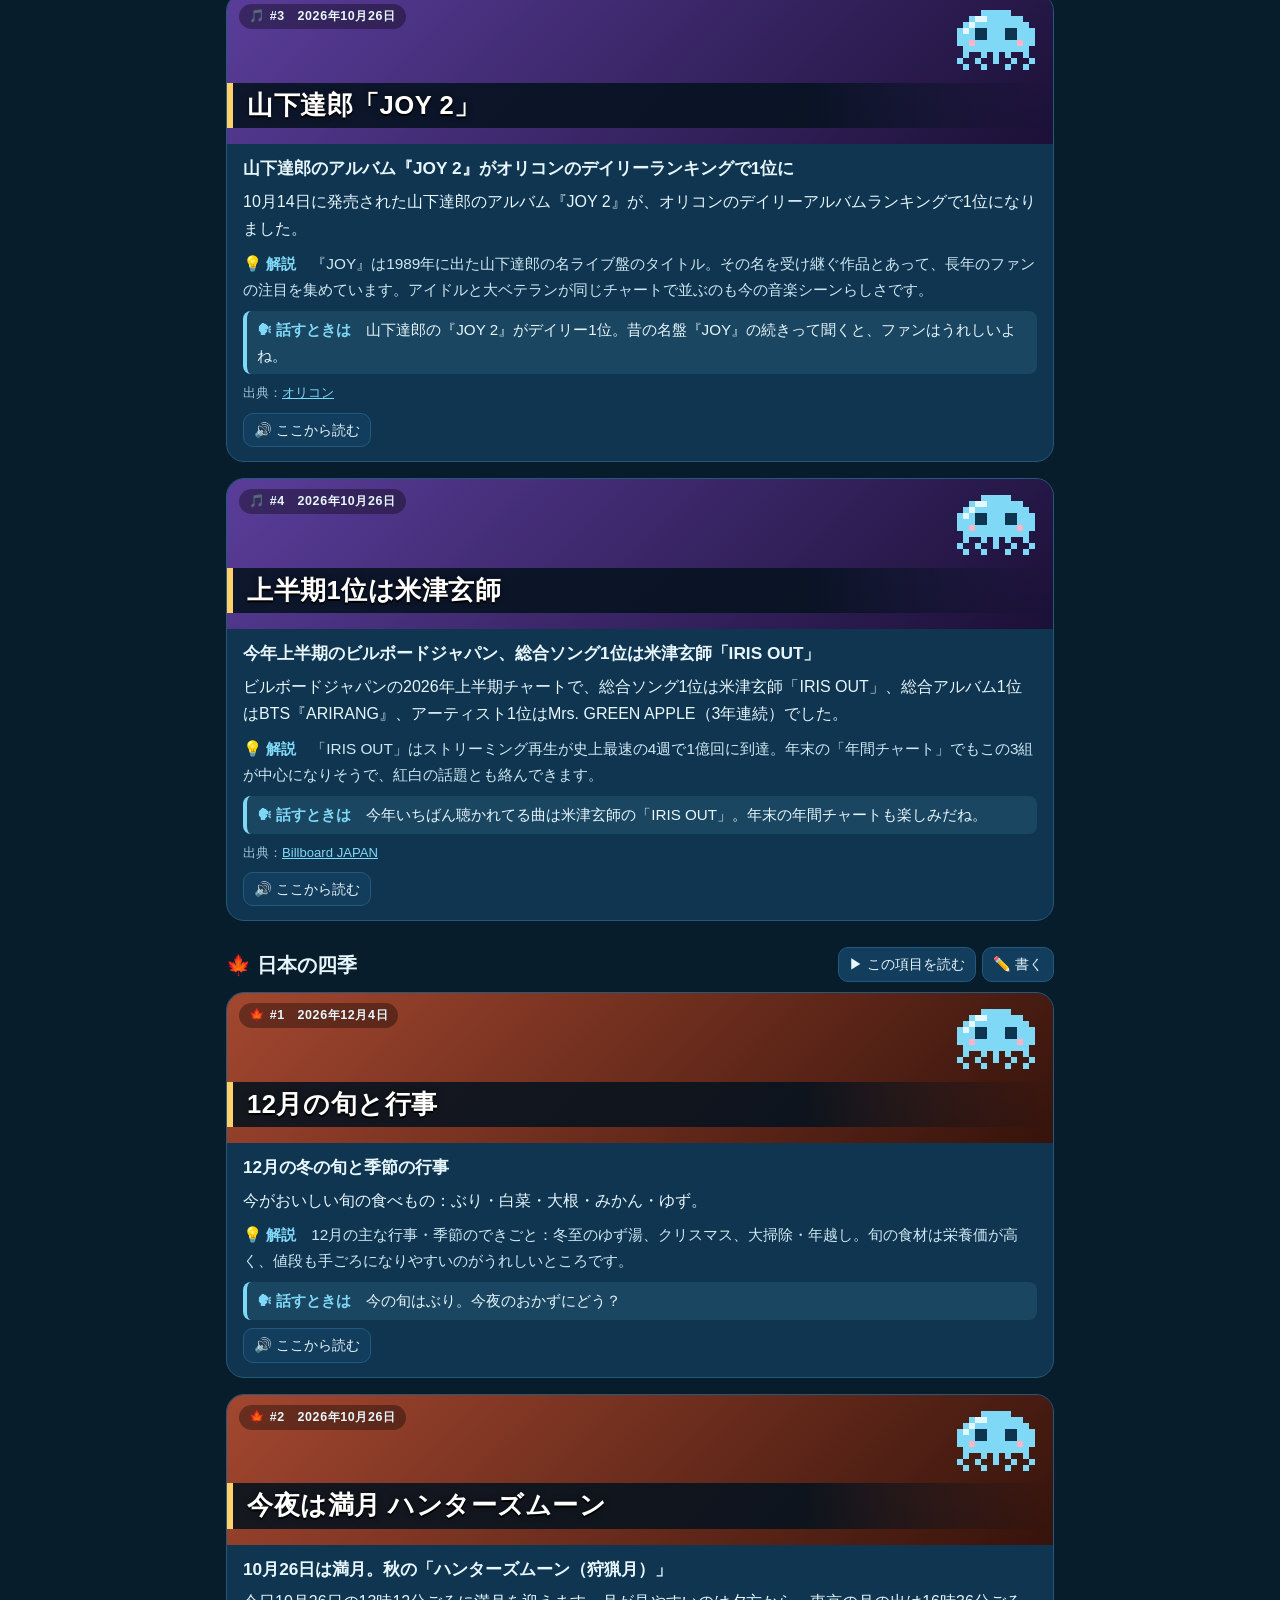
<file: kurage/index.html>
<!doctype html>
<html lang="ja">
<head>
  <meta charset="utf-8">
  <meta name="viewport" content="width=device-width, initial-scale=1, viewport-fit=cover">
  <meta name="theme-color" content="#0b2a3f">
  <meta name="apple-mobile-web-app-capable" content="yes">
  <meta name="mobile-web-app-capable" content="yes">
  <meta name="apple-mobile-web-app-status-bar-style" content="black-translucent">
  <meta name="apple-mobile-web-app-title" content="クラゲNews">
  <meta name="robots" content="noindex, nofollow">
  <title>クラゲのニューストピック</title>
  <link rel="manifest" href="manifest.webmanifest">
  <link rel="icon" href="icons/icon-192.png">
  <link rel="apple-touch-icon" href="icons/apple-touch-icon.png">
  <link rel="stylesheet" href="style.css">
</head>
<body>
  <header class="topbar">
    <div class="brand">
      <span class="brand-kurage" aria-hidden="true"></span>
      <div>
        <h1>クラゲのニューストピック</h1>
        <p id="todayLabel" class="today-label"></p>
      </div>
    </div>
    <button type="button" id="btnSettings" class="icon-btn" aria-label="設定">⚙️</button>
  </header>

  <!-- 読み上げバー（いつも画面の下に出ています） -->
  <div class="player" id="player">
    <button type="button" id="btnPlay" class="play-btn" aria-label="読み上げる">▶</button>
    <button type="button" id="btnStop" class="pbtn" aria-label="止める">■</button>
    <button type="button" id="btnPrev" class="pbtn" aria-label="前のニュース">⏮</button>
    <button type="button" id="btnNext" class="pbtn" aria-label="次のニュース">⏭</button>
    <button type="button" id="btnMute" class="pbtn" aria-label="ミュート">🔊</button>
    <div class="player-mid">
      <div id="nowReading" class="now-reading">▶ を押すと、上から順に読み上げます</div>
      <div class="player-opts">
        <select id="voiceSel" aria-label="声">
          <option value="male">🎙 落ち着いた男性</option>
          <option value="female">🎙 落ち着いた女性</option>
        </select>
        <label class="rate">速さ <input type="range" id="rate" min="0.5" max="2" step="0.1" value="1"> <b id="rateLabel">1.0</b>倍</label>
      </div>
    </div>
  </div>

  <main>
    <div id="staleNote" class="stale" hidden></div>

    <!-- 目次（インデックス）：ドラッグで並べ替え -->
    <nav class="index-card" aria-label="目次">
      <div class="row-between">
        <h2>📑 目次 <small>（≡ をつまんで上下にドラッグすると順番を変えられます）</small></h2>
        <button type="button" id="btnAddSection" class="small">＋ 項目を足す</button>
      </div>
      <ol id="indexList" class="index-list"></ol>
    </nav>

    <div id="sections"></div>
    <p class="foot">ニュースは調べた時点の内容です。くわしくは各記事の出典でご確認ください。占いは楽しみとしてどうぞ🪼</p>
  </main>

  <!-- 画面の端にときどき出てくるクラゲ -->
  <div id="edgeKurage" class="edge-kurage" aria-hidden="true"></div>

  <!-- 項目を足す -->
  <dialog id="dlgAdd">
    <form method="dialog" class="dlg">
      <h2>＋ 項目を足す</h2>
      <label>項目の名前<input id="addTitle" required maxlength="30" placeholder="例：ペットのニュース"></label>
      <label>絵文字（1文字）<input id="addEmoji" maxlength="4" placeholder="🐶"></label>
      <label>どんなニュースを集めたいか（Claudeで更新するときに使います）
        <textarea id="addPrompt" rows="3" placeholder="例：犬や猫など、ペットに関する今日の話題やニュース"></textarea>
      </label>
      <p class="hint">足した項目には、自分でメモやニュースを書き込むこともできます。</p>
      <div class="btn-row">
        <button value="cancel" formnovalidate>やめる</button>
        <button value="ok" class="primary">足す</button>
      </div>
    </form>
  </dialog>

  <!-- 自分でニュース・メモを書く -->
  <dialog id="dlgItem">
    <form method="dialog" class="dlg">
      <h2 id="dlgItemTitle">✏️ ニュース・メモを書く</h2>
      <label>テロップ（画像に出る短い文字）<input id="itemTelop" maxlength="20" placeholder="例：秋の新作ハーブティー"></label>
      <label>見出し<input id="itemTitle" required maxlength="80"></label>
      <label>ひとことで<textarea id="itemSummary" rows="3"></textarea></label>
      <label>解説<textarea id="itemDetail" rows="3"></textarea></label>
      <label>話すときのネタ<textarea id="itemTalk" rows="2"></textarea></label>
      <label>出典のURL（あれば）<input id="itemUrl" type="url" placeholder="https://"></label>
      <div class="btn-row">
        <button value="cancel" formnovalidate>やめる</button>
        <button value="ok" class="primary">保存</button>
      </div>
    </form>
  </dialog>

  <!-- 設定 -->
  <dialog id="dlgSettings">
    <form method="dialog" class="dlg wide">
      <h2>⚙️ 設定</h2>

      <fieldset>
        <legend>🔮 占いに使う生年月日・時間・場所</legend>
        <div class="grid2">
          <label>生年月日<input type="date" id="bDate"></label>
          <label>生まれた時間<input type="time" id="bTime"></label>
        </div>
        <label class="check"><input type="checkbox" id="bTimeUnknown"> 時間はわからない</label>
        <label>生まれた場所
          <select id="bPlace"></select>
        </label>
        <div class="grid2" id="customPlace" hidden>
          <label>緯度（北緯）<input type="number" step="0.001" id="bLat"></label>
          <label>経度（東経）<input type="number" step="0.001" id="bLon"></label>
          <label>場所の名前<input id="bPlaceName" placeholder="例：パリ"></label>
          <label>時差（日本は 9）<input type="number" step="0.5" id="bTz" value="9"></label>
        </div>
      </fieldset>

      <fieldset>
        <legend>🤖 Claudeで今日のニュースに更新（任意）</legend>
        <p class="hint">Anthropic の APIキーを入れると、ボタン1つでその日のニュースをClaudeがインターネットで調べて入れ替えます（APIの利用料がかかります）。キーはこの端末の中だけに保存され、Anthropic 以外には送りません。</p>
        <label>APIキー<input type="password" id="apiKey" autocomplete="off" placeholder="sk-ant-..."></label>
        <div class="btn-row">
          <button type="button" id="btnUpdateAll" class="primary">🤖 全部の項目を今日のニュースに更新</button>
        </div>
        <p id="aiStatus" class="hint"></p>
      </fieldset>

      <fieldset>
        <legend>🗂 項目の表示</legend>
        <div id="sectionToggles"></div>
        <button type="button" id="btnResetOrder" class="small">順番を最初に戻す</button>
      </fieldset>

      <fieldset>
        <legend>🪼 クラゲ</legend>
        <label class="check"><input type="checkbox" id="optEdge" checked> 画面の端にときどきクラゲを出す</label>
        <label class="check"><input type="checkbox" id="optReadTalk" checked> 読み上げで「話すときのネタ」も読む</label>
      </fieldset>

      <div class="btn-row">
        <button value="close" class="primary">閉じる</button>
      </div>
    </form>
  </dialog>

  <script src="astro.js"></script>
  <script src="news.js"></script>
  <script src="fortune.js"></script>
  <script src="app.js"></script>
  <script type="module" src="ai.js"></script>
</body>
</html>
</file>
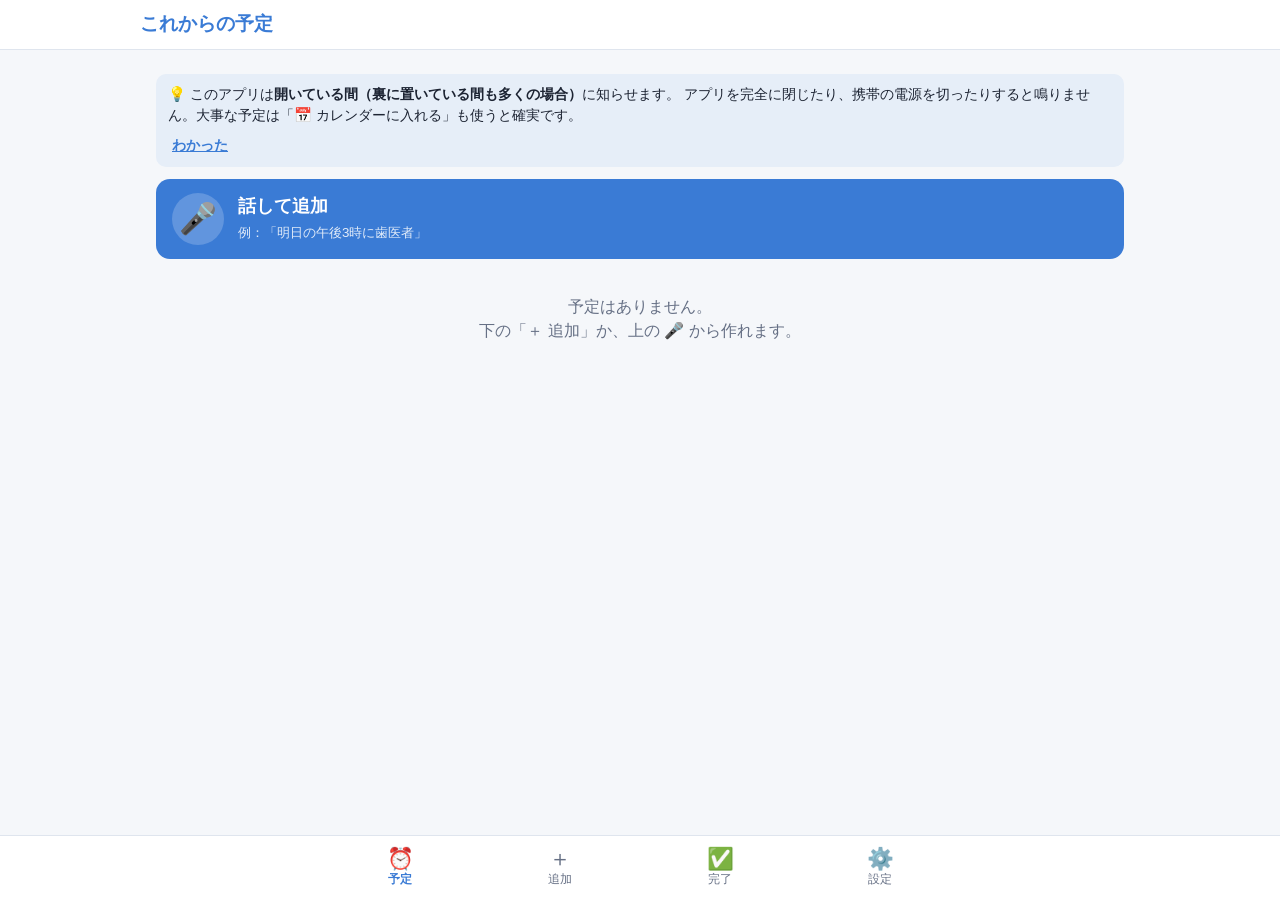
<file: remind/index.html>
<!doctype html>
<html lang="ja">
<head>
  <meta charset="utf-8">
  <meta name="viewport" content="width=device-width, initial-scale=1, viewport-fit=cover">
  <meta name="theme-color" content="#3a7bd5">
  <meta name="apple-mobile-web-app-capable" content="yes">
  <meta name="mobile-web-app-capable" content="yes">
  <meta name="apple-mobile-web-app-status-bar-style" content="default">
  <meta name="apple-mobile-web-app-title" content="リマインダー">
  <meta name="robots" content="noindex, nofollow">
  <title>リマインダー</title>
  <link rel="manifest" href="manifest.webmanifest">
  <link rel="icon" href="icons/icon-192.png">
  <link rel="apple-touch-icon" href="icons/apple-touch-icon.png">
  <link rel="stylesheet" href="style.css">
</head>
<body>
  <header class="topbar">
    <div class="topbar-row">
      <h1 id="pageTitle">リマインダー</h1>
      <span class="page-hint" id="pageHint"></span>
    </div>
  </header>

  <main id="main"></main>

  <nav class="tabbar" id="tabbar">
    <button type="button" data-tab="list" class="active"><span class="ico">⏰</span><span>予定</span></button>
    <button type="button" data-tab="edit"><span class="ico">＋</span><span>追加</span></button>
    <button type="button" data-tab="done"><span class="ico">✅</span><span>完了</span></button>
    <button type="button" data-tab="settings"><span class="ico">⚙️</span><span>設定</span></button>
  </nav>

  <!-- 時間になったときに出る画面 -->
  <div class="alarm" id="alarm" hidden></div>

  <div class="toast" id="toast" hidden></div>

  <script src="data.js"></script>
  <script src="parse.js"></script>
  <script src="wheel.js"></script>
  <script src="app.js"></script>
</body>
</html>
</file>
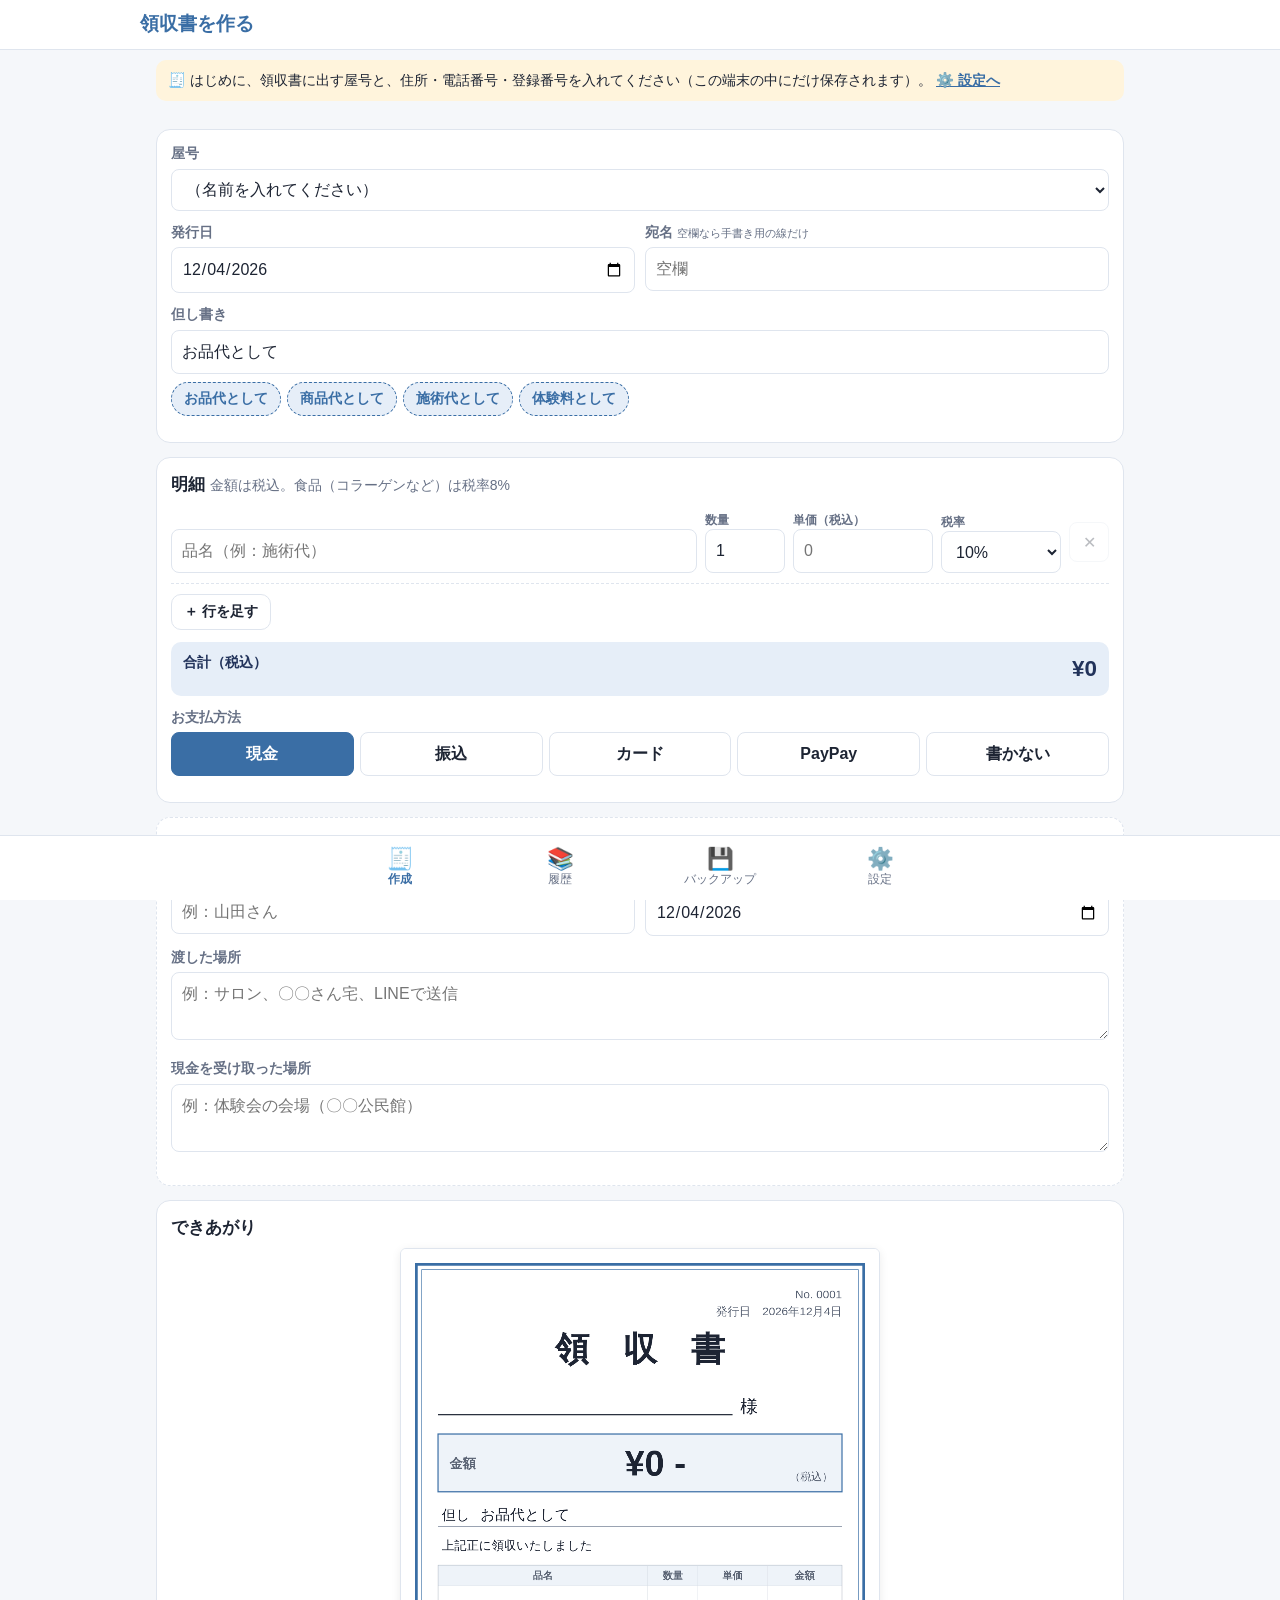
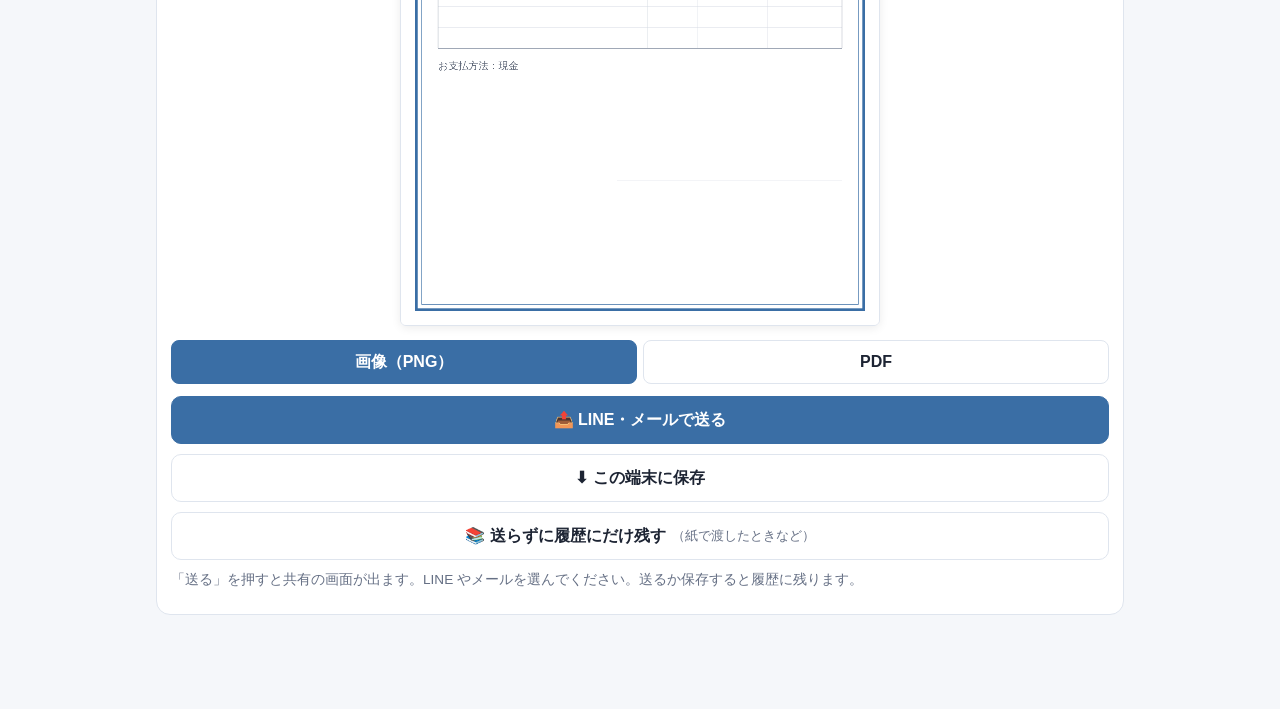
<file: ryoshusho/index.html>
<!doctype html>
<html lang="ja">
<head>
  <meta charset="utf-8">
  <meta name="viewport" content="width=device-width, initial-scale=1, viewport-fit=cover">
  <meta name="theme-color" content="#3a6ea5">
  <meta name="apple-mobile-web-app-capable" content="yes">
  <meta name="mobile-web-app-capable" content="yes">
  <meta name="apple-mobile-web-app-status-bar-style" content="default">
  <meta name="apple-mobile-web-app-title" content="領収書">
  <meta name="robots" content="noindex, nofollow">
  <title>領収書</title>
  <link rel="manifest" href="manifest.webmanifest">
  <link rel="icon" href="icons/icon-192.png">
  <link rel="apple-touch-icon" href="icons/apple-touch-icon.png">
  <link rel="stylesheet" href="style.css">
</head>
<body>
  <header class="topbar">
    <div class="topbar-row">
      <h1 id="pageTitle">領収書を作る</h1>
      <span class="page-hint" id="pageHint"></span>
    </div>
  </header>

  <div id="notices"></div>

  <main id="main"></main>

  <nav class="tabbar" id="tabbar">
    <button type="button" data-tab="create" class="active"><span class="ico">🧾</span><span>作成</span></button>
    <button type="button" data-tab="history"><span class="ico">📚</span><span>履歴</span></button>
    <button type="button" data-tab="backup"><span class="ico">💾</span><span>バックアップ</span></button>
    <button type="button" data-tab="settings"><span class="ico">⚙️</span><span>設定</span></button>
  </nav>

  <div class="toast" id="toast" hidden></div>

  <script src="data.js"></script>
  <script src="receipt.js"></script>
  <script src="app.js"></script>
</body>
</html>
</file>
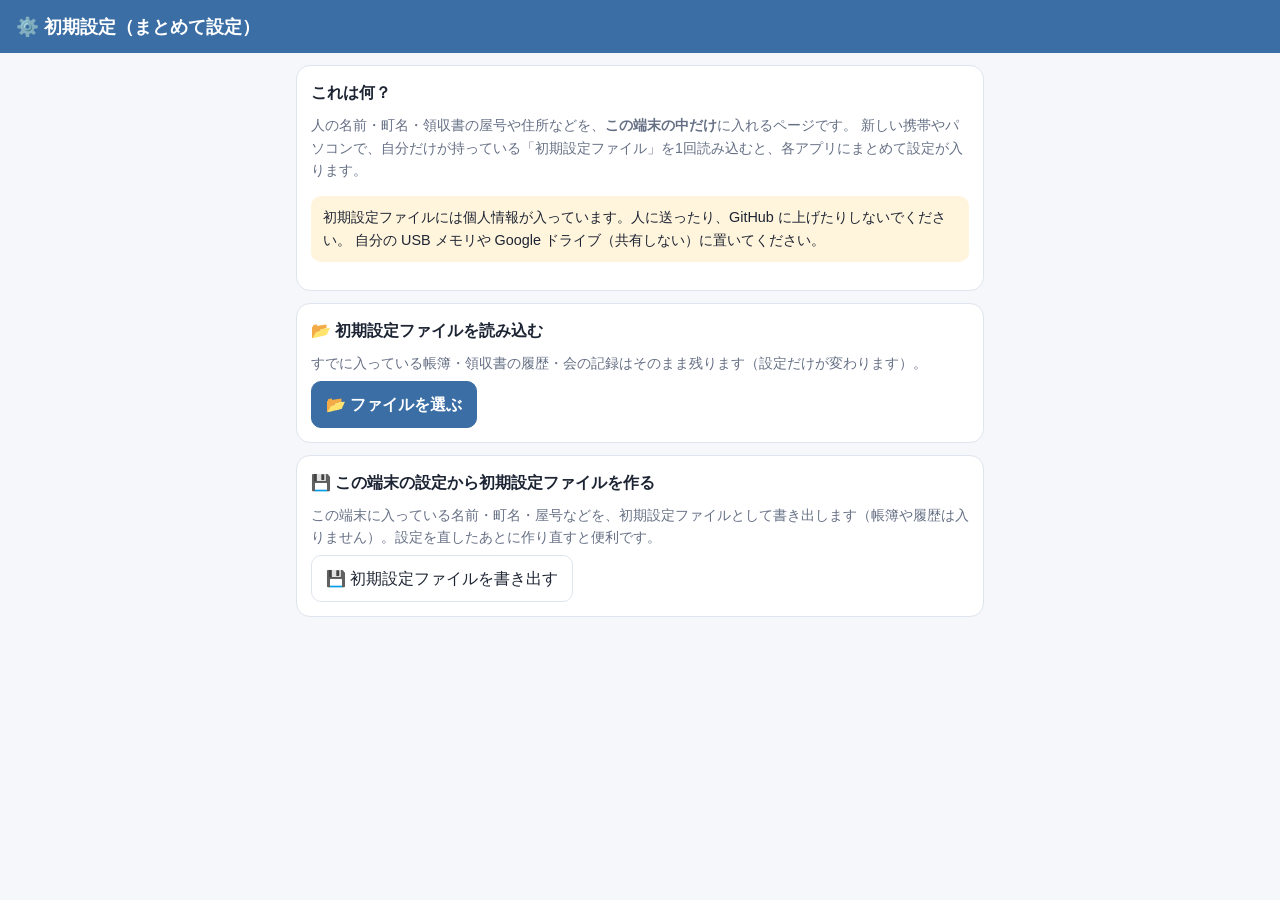
<file: setup/index.html>
<!doctype html>
<html lang="ja">
<head>
  <meta charset="utf-8">
  <meta name="viewport" content="width=device-width, initial-scale=1, viewport-fit=cover">
  <meta name="robots" content="noindex, nofollow">
  <title>初期設定</title>
  <style>
    :root { --bg: #f5f7fa; --card: #fff; --text: #1d2433; --muted: #667085; --line: #dfe5ee; --primary: #3a6ea5; --warn: #fff4dc; --ok: #e9f2e6; color-scheme: light; }
    @media (prefers-color-scheme: dark) {
      :root { --bg: #1b1d21; --card: #25282d; --text: #eef0f3; --muted: #a3a9b3; --line: #3a3e45; --primary: #7fa9db; --warn: #3a3017; --ok: #223022; color-scheme: dark; }
    }
    * { box-sizing: border-box; }
    body { margin: 0; background: var(--bg); color: var(--text); line-height: 1.6;
      font-family: -apple-system, BlinkMacSystemFont, "Hiragino Sans", "Noto Sans JP", "Yu Gothic", sans-serif; }
    header { background: var(--primary); color: #fff; padding: calc(env(safe-area-inset-top) + 12px) 16px 12px; }
    header h1 { margin: 0; font-size: 1.15rem; }
    main { max-width: 720px; margin: 0 auto; padding: 12px 16px 40px; }
    .card { background: var(--card); border: 1px solid var(--line); border-radius: 14px; padding: 14px; margin-bottom: 12px; }
    h2 { font-size: 1rem; margin: 0 0 8px; }
    .hint { color: var(--muted); font-size: .88rem; margin: 6px 0; }
    .warn { background: var(--warn); border-radius: 10px; padding: 10px 12px; font-size: .9rem; }
    .ok { background: var(--ok); border-radius: 10px; padding: 10px 12px; }
    .btn { display: inline-flex; align-items: center; justify-content: center; gap: 4px; font: inherit; cursor: pointer;
      padding: 10px 14px; border-radius: 10px; border: 1px solid var(--line); background: var(--card); color: var(--text); }
    .btn.primary { background: var(--primary); border-color: var(--primary); color: #fff; font-weight: 700; }
    .btn-row { display: flex; flex-wrap: wrap; gap: 8px; margin-top: 10px; }
    ul { padding-left: 20px; margin: 6px 0; }
    li { margin: 2px 0; }
    a { color: var(--primary); }
  </style>
</head>
<body>
  <header><h1>⚙️ 初期設定（まとめて設定）</h1></header>
  <main>
    <div class="card">
      <h2>これは何？</h2>
      <p class="hint">人の名前・町名・領収書の屋号や住所などを、<b>この端末の中だけ</b>に入れるページです。
        新しい携帯やパソコンで、自分だけが持っている「初期設定ファイル」を1回読み込むと、各アプリにまとめて設定が入ります。</p>
      <p class="warn">初期設定ファイルには個人情報が入っています。人に送ったり、GitHub に上げたりしないでください。
        自分の USB メモリや Google ドライブ（共有しない）に置いてください。</p>
    </div>

    <div class="card">
      <h2>📂 初期設定ファイルを読み込む</h2>
      <p class="hint">すでに入っている帳簿・領収書の履歴・会の記録はそのまま残ります（設定だけが変わります）。</p>
      <label class="btn primary">📂 ファイルを選ぶ<input type="file" id="file" accept=".json,application/json" hidden></label>
      <div id="preview"></div>
    </div>

    <div class="card">
      <h2>💾 この端末の設定から初期設定ファイルを作る</h2>
      <p class="hint">この端末に入っている名前・町名・屋号などを、初期設定ファイルとして書き出します（帳簿や履歴は入りません）。設定を直したあとに作り直すと便利です。</p>
      <button type="button" class="btn" id="export">💾 初期設定ファイルを書き出す</button>
    </div>
  </main>

  <script>
  'use strict';
  // =============================================================
  // ⚠️ このファイルに名前・住所などの個人情報を書かないでください（GitHub で公開されています）。
  // 個人情報は「初期設定ファイル」（.json）に入れて、各自の端末で読み込みます。
  //
  // 初期設定ファイルの形：
  // { kind: 'my-apps-setup', version: 1,
  //   taikenkai: { members: [{ name, rate, share }] },              … 体験会の材料を出す人（上から1人目・2人目・3人目）
  //   ryoshusho: { business: { zip, address, tel, regNo }, issuers: ['屋号', ...] },  … 領収書の発行元
  //   kaikei:    { townName, accountFullNames: { ku: '○○区会計' }, people: [{ name, kana }] } }  … 会計帳簿
  // =============================================================
  const KIND = 'my-apps-setup';
  const KEYS = { taikenkai: 'taikenkai-db-v1', ryoshusho: 'ryoshusho-v1', kaikei: 'kaikei-v1' };
  const $ = (id) => document.getElementById(id);
  const esc = (s) => String(s == null ? '' : s).replace(/[&<>"']/g, (c) => ({ '&': '&amp;', '<': '&lt;', '>': '&gt;', '"': '&quot;', "'": '&#39;' }[c]));
  const uid = () => Date.now().toString(36) + Math.random().toString(36).slice(2, 7);

  function read(key) {
    try { return JSON.parse(localStorage.getItem(key)) || null; } catch (e) { return null; }
  }
  function write(key, value) { localStorage.setItem(key, JSON.stringify(value)); }

  // ---------- 体験会：材料を出す人（名前・返金の割合・等分） ----------
  // 1人目・2人目・3人目は ID が m_1・m_2・m_3（前の版の ID「m_英字」もこの順番で同じ人）
  function applyTaikenkai(conf) {
    const list = (conf.members || []).filter((m) => m && m.name);
    if (!list.length) return null;
    const norm = (m) => ({ name: String(m.name), rate: Number.isFinite(+m.rate) ? +m.rate : 80, share: m.share !== false });
    const d = read(KEYS.taikenkai);
    if (d && d.settings && Array.isArray(d.settings.members) && d.settings.members.length) {
      const targets = d.settings.members.filter((m) => /^m_(\d+|[a-z]+)$/.test(m.id) && m.id !== 'm_other');
      list.forEach((m, i) => {
        if (targets[i]) Object.assign(targets[i], norm(m));
        else {
          const at = d.settings.members.findIndex((x) => x.id === 'm_other');
          d.settings.members.splice(at < 0 ? d.settings.members.length : at, 0, { id: 'm_' + (i + 1), ...norm(m) });
        }
      });
      write(KEYS.taikenkai, d);
    } else {
      const members = list.map((m, i) => ({ id: 'm_' + (i + 1), ...norm(m) }));
      members.push({ id: 'm_other', name: 'その他', rate: 80, share: false });
      write(KEYS.taikenkai, { settings: { members }, events: [] });
    }
    return `体験会：${list.map((m) => `${m.name}（${norm(m).rate}%）`).join('・')}`;
  }

  // ---------- 領収書：屋号と、全部の屋号で共通の住所・電話番号・登録番号 ----------
  function applyRyoshusho(conf) {
    const b = conf.business || {};
    const names = (conf.issuers || []).map((x) => String(typeof x === 'string' ? x : x.name || '')).filter(Boolean);
    if (!names.length && !Object.values(b).some(Boolean)) return null;
    const d = read(KEYS.ryoshusho) || { settings: {}, receipts: [] };
    d.settings = d.settings || {};
    d.receipts = d.receipts || [];
    d.settings.business = { zip: '', address: '', tel: '', regNo: '', ...(d.settings.business || {}) };
    for (const k of ['zip', 'address', 'tel', 'regNo']) if (b[k]) d.settings.business[k] = String(b[k]);
    const cur = (d.settings.issuers || []).filter((x) => x && x.name);
    if (!cur.length) {
      d.settings.issuers = names.map((name, i) => ({ id: i === 0 ? 'main' : 'iss_' + uid(), name, zip: '', address: '', tel: '' }));
      d.settings.issuerId = d.settings.issuers[0].id;
    } else {
      names.filter((n) => !cur.some((x) => x.name === n)).forEach((name) => cur.push({ id: 'iss_' + uid(), name, zip: '', address: '', tel: '' }));
      d.settings.issuers = cur;
      if (!cur.some((x) => x.id === d.settings.issuerId)) d.settings.issuerId = cur[0].id;
    }
    write(KEYS.ryoshusho, d);
    return `領収書：屋号 ${names.join('・')}／住所・電話番号・登録番号`;
  }

  // ---------- 会計帳簿：町名・会計の正式な名前・名簿 ----------
  function applyKaikei(conf) {
    const has = conf.townName || (conf.people && conf.people.length) || (conf.accountFullNames && Object.keys(conf.accountFullNames).length);
    if (!has) return null;
    const d = read(KEYS.kaikei) || {};
    d.settings = { inputMode: 'pick', ...(d.settings || {}) };
    if (conf.townName) d.settings.townName = String(conf.townName);
    const full = conf.accountFullNames || {};
    if (Array.isArray(d.accounts)) d.accounts.forEach((a) => { if (full[a.id]) a.fullName = full[a.id]; });
    else if (Object.keys(full).length) d.settings.pendingAccountNames = full; // アプリを開いたときに反映
    const people = (conf.people || []).map((p) => (typeof p === 'string' ? { name: p, kana: '' } : { name: p.name, kana: p.kana || '' })).filter((p) => p.name);
    if (people.length) {
      d.people = Array.isArray(d.people) ? d.people : [];
      people.forEach((p) => { if (!d.people.some((x) => x.name === p.name)) d.people.push(p); });
    }
    write(KEYS.kaikei, d);
    return `会計帳簿：${conf.townName ? '町名 ' + conf.townName : ''}${people.length ? `／名簿 ${people.length}人` : ''}`;
  }

  function summary(conf) {
    const out = [];
    const t = conf.taikenkai && (conf.taikenkai.members || []).filter((m) => m && m.name);
    if (t && t.length) out.push(`🧾 体験会の材料を出す人：${t.map((m) => `${m.name}（${m.rate == null ? 80 : m.rate}%）`).join('、')}`);
    const r = conf.ryoshusho;
    if (r) {
      const names = (r.issuers || []).map((x) => (typeof x === 'string' ? x : x.name)).filter(Boolean);
      const b = r.business || {};
      if (names.length) out.push(`🧾 領収書の屋号：${names.join('、')}`);
      if (b.address || b.tel || b.regNo) out.push(`🧾 領収書の共通情報：〒${b.zip || ''} ${b.address || ''}／TEL ${b.tel || ''}／登録番号 ${b.regNo || ''}`);
    }
    const k = conf.kaikei;
    if (k) {
      if (k.townName) out.push(`📒 会計帳簿の町名：${k.townName}`);
      const full = Object.values(k.accountFullNames || {});
      if (full.length) out.push(`📒 会計の正式な名前：${full.join('、')}`);
      if ((k.people || []).length) out.push(`📒 名簿：${k.people.length}人`);
    }
    return out;
  }

  let loaded = null;
  $('file').addEventListener('change', async (e) => {
    const f = e.target.files[0];
    e.target.value = '';
    if (!f) return;
    try {
      const conf = JSON.parse(await f.text());
      if (!conf || conf.kind !== KIND) throw new Error('初期設定ファイルではありません');
      loaded = conf;
      const lines = summary(conf);
      $('preview').innerHTML = `<p class="hint">次の内容をこの端末に設定します：</p><ul>${lines.map((l) => `<li>${esc(l)}</li>`).join('') || '<li>設定する内容がありません</li>'}</ul>
        <div class="btn-row"><button type="button" class="btn primary" id="apply">✅ この内容で設定する</button></div>`;
      $('apply').addEventListener('click', apply);
    } catch (err) {
      $('preview').innerHTML = `<p class="warn">読み込めませんでした：${esc(err.message)}</p>`;
    }
  });

  function apply() {
    const done = [];
    try {
      if (loaded.taikenkai) { const r = applyTaikenkai(loaded.taikenkai); if (r) done.push(r); }
      if (loaded.ryoshusho) { const r = applyRyoshusho(loaded.ryoshusho); if (r) done.push(r); }
      if (loaded.kaikei) { const r = applyKaikei(loaded.kaikei); if (r) done.push(r); }
    } catch (err) {
      $('preview').innerHTML = `<p class="warn">設定できませんでした：${esc(err.message)}</p>`;
      return;
    }
    $('preview').innerHTML = `<div class="ok"><b>設定しました。</b><ul>${done.map((l) => `<li>${esc(l)}</li>`).join('')}</ul>
      開いて確かめてください：<a href="../taikenkai/">体験会</a>・<a href="../ryoshusho/">領収書</a>・<a href="../kaikei/">会計帳簿</a></div>`;
  }

  // この端末の設定から初期設定ファイルを作る（帳簿・履歴は入れない）
  $('export').addEventListener('click', () => {
    const conf = { kind: KIND, version: 1, createdAt: new Date().toISOString(), note: '個人情報が入っています。人に送らないでください。' };
    const t = read(KEYS.taikenkai);
    if (t && t.settings && Array.isArray(t.settings.members)) {
      conf.taikenkai = { members: t.settings.members.filter((m) => m.id !== 'm_other').map((m) => ({ name: m.name, rate: m.rate, share: m.share })) };
    }
    const r = read(KEYS.ryoshusho);
    if (r && r.settings) {
      conf.ryoshusho = { business: r.settings.business || {}, issuers: (r.settings.issuers || []).map((x) => x.name).filter(Boolean) };
    }
    const k = read(KEYS.kaikei);
    if (k) {
      conf.kaikei = { townName: (k.settings && k.settings.townName) || '',
        accountFullNames: Object.fromEntries((k.accounts || []).map((a) => [a.id, a.fullName])),
        people: (k.people || []).map((p) => ({ name: p.name, kana: p.kana || '' })) };
    }
    const blob = new Blob([JSON.stringify(conf, null, 1)], { type: 'application/json' });
    const a = document.createElement('a');
    a.href = URL.createObjectURL(blob);
    a.download = '初期設定.json';
    a.click();
    setTimeout(() => URL.revokeObjectURL(a.href), 1000);
  });
  </script>
</body>
</html>
</file>
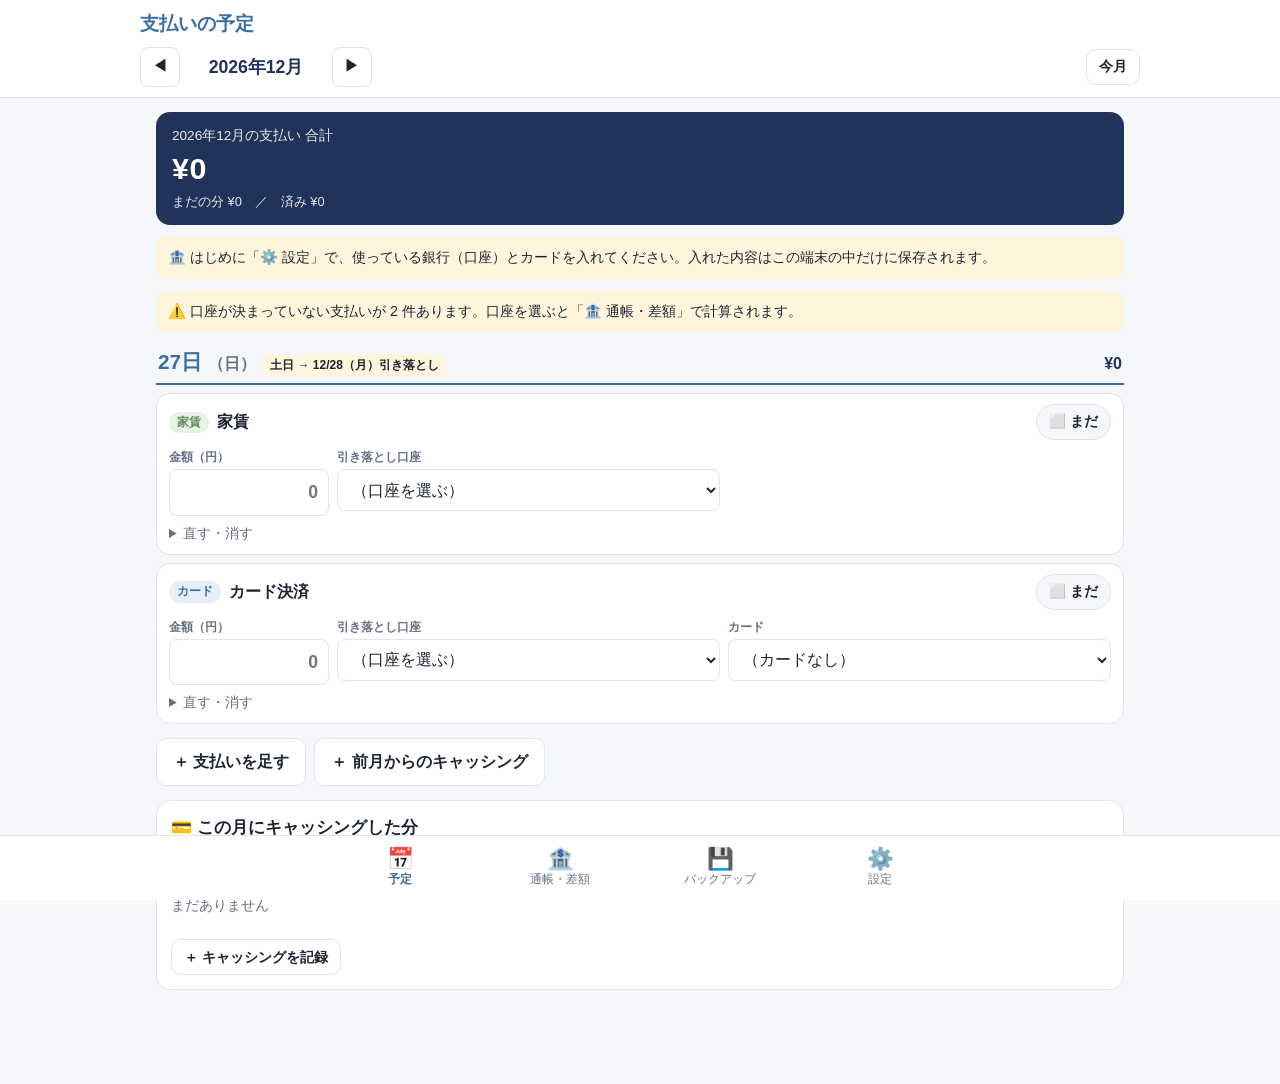
<file: shiharai/index.html>
<!doctype html>
<html lang="ja">
<head>
  <meta charset="utf-8">
  <meta name="viewport" content="width=device-width, initial-scale=1, viewport-fit=cover">
  <meta name="theme-color" content="#3a6ea5">
  <meta name="apple-mobile-web-app-capable" content="yes">
  <meta name="mobile-web-app-capable" content="yes">
  <meta name="apple-mobile-web-app-status-bar-style" content="default">
  <meta name="apple-mobile-web-app-title" content="支払い">
  <meta name="robots" content="noindex, nofollow">
  <title>毎月の支払い</title>
  <link rel="manifest" href="manifest.webmanifest">
  <link rel="icon" href="icons/icon-192.png">
  <link rel="apple-touch-icon" href="icons/apple-touch-icon.png">
  <link rel="stylesheet" href="style.css">
</head>
<body>
  <header class="topbar">
    <div class="topbar-row">
      <h1 id="pageTitle">支払いの予定</h1>
    </div>
    <div class="month-nav">
      <button type="button" class="icon-btn" data-act="prev" aria-label="前の月">◀</button>
      <b id="monthLabel"></b>
      <button type="button" class="icon-btn" data-act="next" aria-label="次の月">▶</button>
      <button type="button" class="btn small" data-act="thisMonth">今月</button>
    </div>
  </header>

  <div id="notices"></div>

  <main id="main"></main>

  <nav class="tabbar" id="tabbar">
    <button type="button" data-tab="schedule" class="active"><span class="ico">📅</span><span>予定</span></button>
    <button type="button" data-tab="banks"><span class="ico">🏦</span><span>通帳・差額</span></button>
    <button type="button" data-tab="backup"><span class="ico">💾</span><span>バックアップ</span></button>
    <button type="button" data-tab="settings"><span class="ico">⚙️</span><span>設定</span></button>
  </nav>

  <div class="toast" id="toast" hidden></div>

  <script src="data.js"></script>
  <script src="app.js"></script>
</body>
</html>
</file>
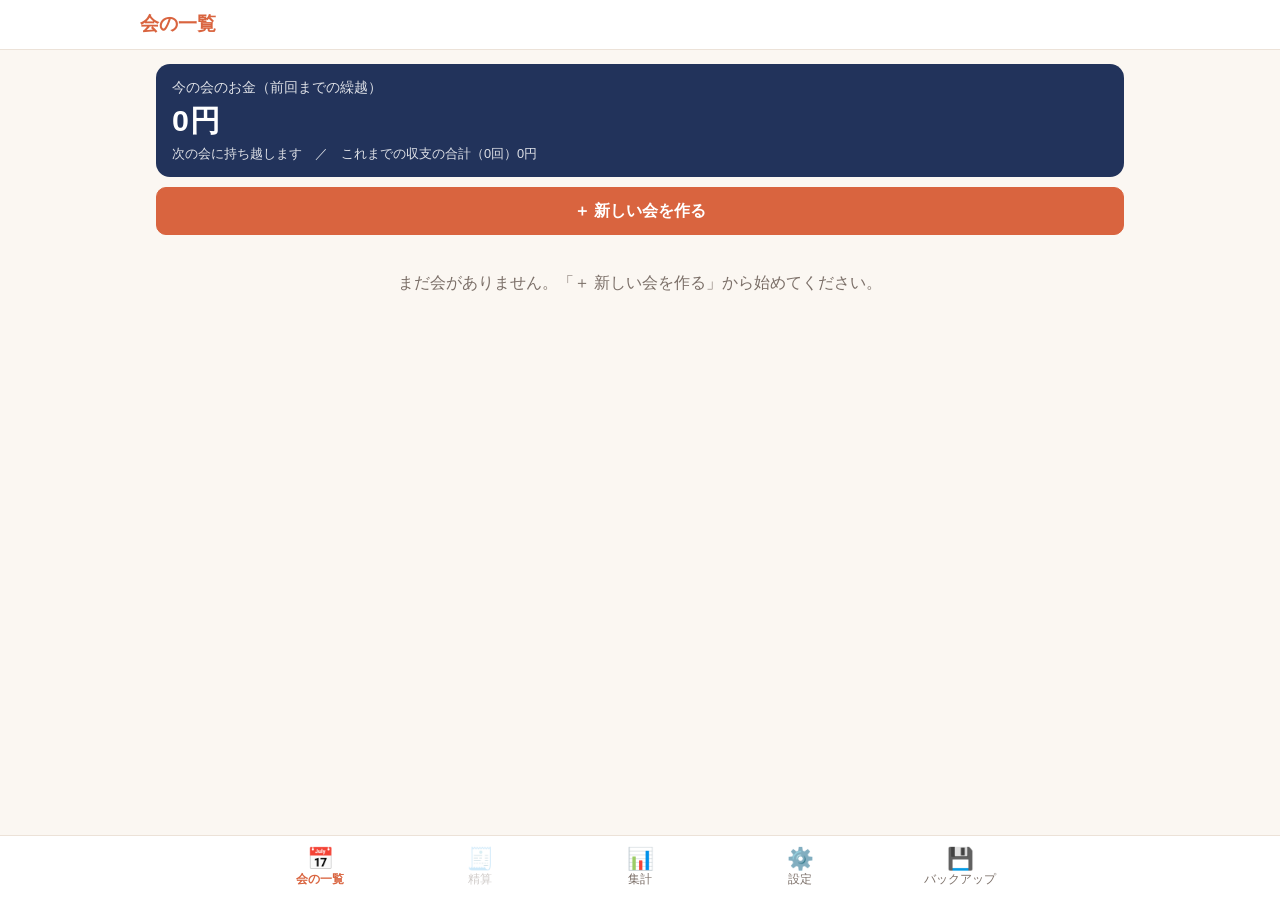
<file: taikenkai/index.html>
<!doctype html>
<html lang="ja">
<head>
  <meta charset="utf-8">
  <meta name="viewport" content="width=device-width, initial-scale=1, viewport-fit=cover">
  <meta name="theme-color" content="#d9643f">
  <meta name="apple-mobile-web-app-capable" content="yes">
  <meta name="mobile-web-app-capable" content="yes">
  <meta name="apple-mobile-web-app-status-bar-style" content="default">
  <meta name="apple-mobile-web-app-title" content="体験会精算">
  <meta name="robots" content="noindex, nofollow">
  <title>体験会の精算</title>
  <link rel="manifest" href="manifest.webmanifest">
  <link rel="icon" href="icons/icon-192.png">
  <link rel="apple-touch-icon" href="icons/apple-touch-icon.png">
  <link rel="stylesheet" href="style.css">
</head>
<body>
  <header class="topbar">
    <div class="topbar-row">
      <h1 id="pageTitle">会の一覧</h1>
      <span class="page-hint" id="pageHint"></span>
    </div>
  </header>

  <div id="notices"></div>

  <main id="main"></main>

  <nav class="tabbar" id="tabbar">
    <button type="button" data-tab="events" class="active"><span class="ico">📅</span><span>会の一覧</span></button>
    <button type="button" data-tab="event"><span class="ico">🧾</span><span>精算</span></button>
    <button type="button" data-tab="summary"><span class="ico">📊</span><span>集計</span></button>
    <button type="button" data-tab="settings"><span class="ico">⚙️</span><span>設定</span></button>
    <button type="button" data-tab="backup"><span class="ico">💾</span><span>バックアップ</span></button>
  </nav>

  <div class="sheet-backdrop" id="sheetBackdrop" hidden></div>
  <section class="sheet" id="sheet" hidden role="dialog" aria-modal="true">
    <div class="sheet-handle"></div>
    <div id="sheetBody"></div>
  </section>

  <div class="toast" id="toast" hidden></div>

  <script src="data.js"></script>
  <script src="app.js"></script>
</body>
</html>
</file>
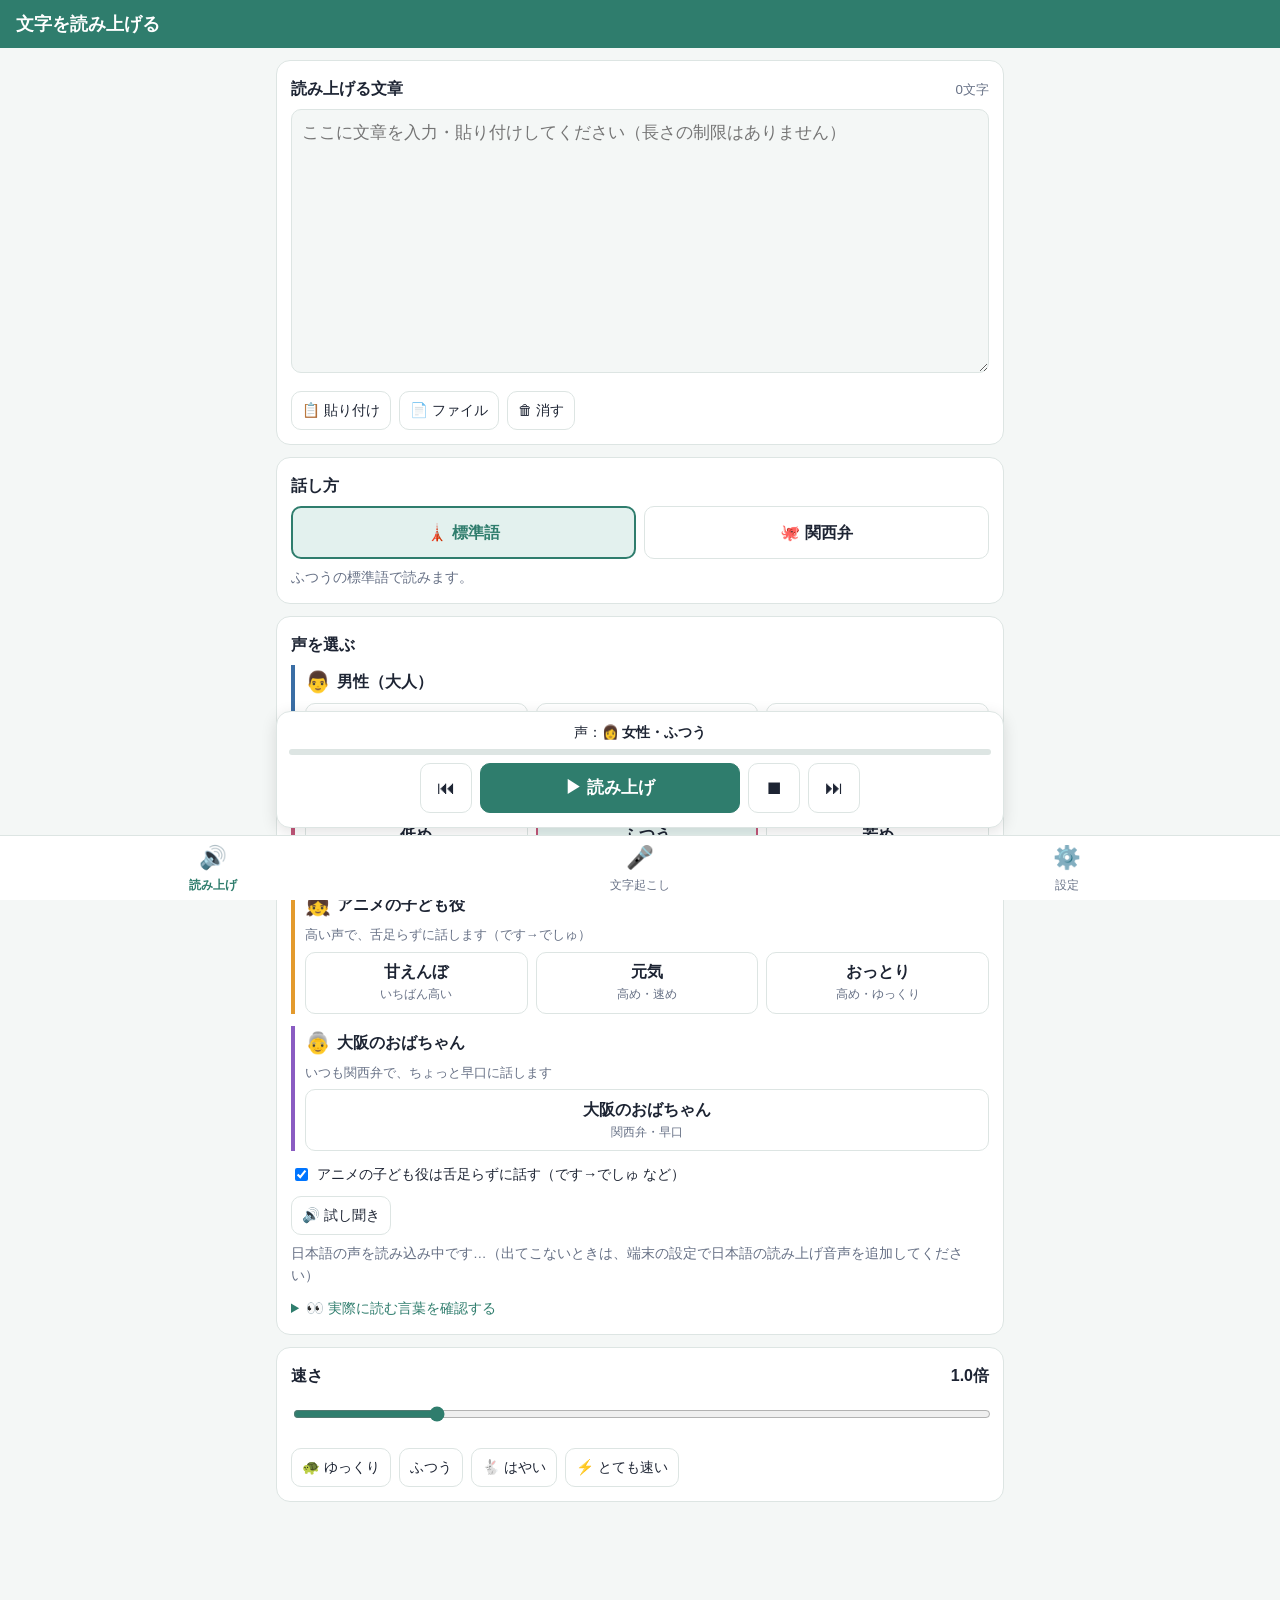
<file: yomiage/index.html>
<!doctype html>
<html lang="ja">
<head>
  <meta charset="utf-8">
  <meta name="viewport" content="width=device-width, initial-scale=1, viewport-fit=cover">
  <meta name="theme-color" content="#2f7d6d">
  <meta name="apple-mobile-web-app-capable" content="yes">
  <meta name="mobile-web-app-capable" content="yes">
  <meta name="apple-mobile-web-app-status-bar-style" content="default">
  <meta name="apple-mobile-web-app-title" content="読み上げ">
  <meta name="robots" content="noindex, nofollow">
  <title>読み上げ・文字起こし</title>
  <link rel="manifest" href="manifest.webmanifest">
  <link rel="icon" href="icons/icon-192.png">
  <link rel="apple-touch-icon" href="icons/apple-touch-icon.png">
  <link rel="stylesheet" href="style.css">
</head>
<body>
  <header class="topbar">
    <h1 id="pageTitle">文字を読み上げる</h1>
  </header>

  <main>
    <!-- ===== 読み上げ ===== -->
    <section class="page" id="page-tts">
      <div class="card">
        <div class="row-between">
          <h2>読み上げる文章</h2>
          <small id="charCount">0文字</small>
        </div>
        <textarea id="ttsText" rows="9" placeholder="ここに文章を入力・貼り付けしてください（長さの制限はありません）"></textarea>
        <div id="readView" class="read-view" hidden></div>
        <div class="btn-row small-btns">
          <button type="button" id="btnPaste">📋 貼り付け</button>
          <label class="file-btn">📄 ファイル<input type="file" id="fileInput" accept=".txt,text/plain" hidden></label>
          <button type="button" id="btnClearTts">🗑 消す</button>
        </div>
      </div>

      <div class="card">
        <h2>話し方</h2>
        <div class="seg">
          <button type="button" data-dialect="standard">🗼 標準語</button>
          <button type="button" data-dialect="kansai">🐙 関西弁</button>
        </div>
        <p class="hint" id="dialectNote"></p>
      </div>

      <div class="card">
        <h2>声を選ぶ</h2>
        <div id="voiceGroups"></div>
        <label class="check"><input type="checkbox" id="optLisp" checked> アニメの子ども役は舌足らずに話す（です→でしゅ など）</label>
        <div class="btn-row small-btns">
          <button type="button" id="btnSample">🔊 試し聞き</button>
        </div>
        <p class="hint" id="voiceNote"></p>
        <details id="previewBox" class="preview">
          <summary>👀 実際に読む言葉を確認する</summary>
          <div id="previewText"></div>
        </details>
      </div>

      <div class="card">
        <div class="row-between">
          <h2>速さ</h2>
          <strong id="rateLabel">1.0倍</strong>
        </div>
        <input type="range" id="rate" min="0.5" max="3" step="0.1" value="1">
        <div class="btn-row small-btns">
          <button type="button" data-rate="0.7">🐢 ゆっくり</button>
          <button type="button" data-rate="1">ふつう</button>
          <button type="button" data-rate="1.5">🐇 はやい</button>
          <button type="button" data-rate="2">⚡ とても速い</button>
        </div>
      </div>

      <div class="player">
        <div class="now-voice">声：<b id="currentVoice"></b></div>
        <div class="progress"><div class="bar" id="progressBar"></div></div>
        <div class="player-btns">
          <button type="button" id="btnPrev" title="前の文">⏮</button>
          <button type="button" id="btnPlay" class="primary big">▶ 読み上げ</button>
          <button type="button" id="btnStop" title="止める">⏹</button>
          <button type="button" id="btnNext" title="次の文">⏭</button>
        </div>
        <small id="progressText"></small>
      </div>
    </section>

    <!-- ===== 文字起こし ===== -->
    <section class="page" id="page-stt" hidden>
      <div class="card">
        <div id="sttUnsupported" class="warn" hidden>
          このブラウザは音声の文字起こしに対応していません。<br>
          パソコンは <b>Chrome</b> か <b>Edge</b>、iPhone は <b>Safari</b>、Android は <b>Chrome</b> で開いてください。
        </div>
        <button type="button" id="btnMic" class="mic">🎤<span id="micLabel">話しはじめる</span></button>
        <p class="hint center" id="micStatus">ボタンを押してから話してください。もう一度押すと止まります。</p>
      </div>

      <div class="card">
        <div class="row-between">
          <h2>文字になった内容</h2>
          <small id="sttCount">0文字</small>
        </div>
        <textarea id="sttText" rows="10" placeholder="ここに話した言葉が文字で出ます（あとから直せます）"></textarea>
        <div class="interim" id="sttInterim"></div>
        <label class="check"><input type="checkbox" id="optPeriod" checked> 話の区切りに「。」を付ける</label>
        <div class="btn-row small-btns">
          <button type="button" id="btnCopy">📋 コピー</button>
          <button type="button" id="btnToTts">🔊 読み上げへ送る</button>
          <button type="button" id="btnSaveTxt">💾 保存</button>
          <button type="button" id="btnClearStt">🗑 消す</button>
        </div>
      </div>
    </section>

    <!-- ===== 設定 ===== -->
    <section class="page" id="page-settings" hidden>
      <div class="card">
        <h2>📖 読み方辞書</h2>
        <p class="hint">漢字の読み方は、文全体の流れから自動で決めています。それでも違う読み方をされる言葉は、ここで正しい読み方（ひらがな）を登録してください。読み上げのときだけ置きかわり、画面の文章は変わりません。</p>
        <div class="dict-form">
          <input type="text" id="dictFrom" placeholder="言葉（例：牧野）">
          <input type="text" id="dictTo" placeholder="読み方（例：まきの）">
          <button type="button" id="btnDictAdd" class="primary">追加</button>
        </div>
        <ul class="dict-list" id="dictList"></ul>
      </div>

      <div class="card">
        <h2>🎚 声の細かい調整</h2>
        <p class="hint">9種類の声それぞれに、もとにする端末の声と高さを変えられます。「自動」がおすすめです。</p>
        <div id="voiceTuning"></div>
        <button type="button" id="btnResetTuning">元に戻す</button>
      </div>

      <div class="card">
        <h2>🗣 もっと人の声に近づけるには</h2>
        <p class="hint">このアプリは端末に入っている声を使います。端末に「高品質な声」を入れると、ぐっと人の声に近くなります（無料）。入れたあと、このアプリを開き直してください。</p>
        <ul class="howto">
          <li><b>iPhone・iPad</b>：設定 → アクセシビリティ → 読み上げコンテンツ → 声 → 日本語 → 「Kyoko（拡張）」（女性）と「Otoya（拡張）」（男性）をダウンロード</li>
          <li><b>Android</b>：設定 → 「テキスト読み上げ」で検索 → 優先するエンジンを「Google 音声サービス」にする → ⚙ → 音声データをインストール → 日本語 → 好きな声を選ぶ</li>
          <li><b>Windows パソコン</b>：<b>Edge</b> で開く（「Nanami」「Keita」の Natural 音声がいちばん自然です）</li>
          <li><b>Mac</b>：システム設定 → アクセシビリティ → 読み上げコンテンツ → システムの声 → 声を管理 → 日本語の「Kyoko（拡張）」「Otoya（拡張）」を追加</li>
        </ul>
      </div>

      <div class="card">
        <h2>ℹ️ この端末で使える日本語の声</h2>
        <ul class="voice-list" id="deviceVoices"></ul>
        <p class="hint">声の種類や自然さは、端末・ブラウザに入っている音声によって変わります。パソコンの <b>Edge</b> の「Microsoft Nanami / Keita（Natural）」や、<b>Chrome</b> の「Google 日本語」は特に自然です。</p>
      </div>
    </section>
  </main>

  <nav class="tabbar">
    <button type="button" data-tab="tts" class="active"><span class="ico">🔊</span><span>読み上げ</span></button>
    <button type="button" data-tab="stt"><span class="ico">🎤</span><span>文字起こし</span></button>
    <button type="button" data-tab="settings"><span class="ico">⚙️</span><span>設定</span></button>
  </nav>

  <div class="toast" id="toast" hidden></div>

  <script src="dialect.js"></script>
  <script src="app.js"></script>
</body>
</html>
</file>
<file: style.css>
/* =============================================================
   style.css … 見た目の設定（スマホ優先）
   ============================================================= */
:root {
  --bg: #fdf6f8;
  --card: #ffffff;
  --text: #2b2326;
  --muted: #7a6d72;
  --line: #ecdfe4;
  --primary: #c2185b;
  --primary-soft: #fce4ec;
  --zakuro: #c62828;
  --zakuro-soft: #ffebee;
  --yuzu: #b28704;
  --yuzu-soft: #fff8e1;
  --ok: #2e7d32;
  --ok-soft: #e8f5e9;
  --warn: #e65100;
  --warn-soft: #fff3e0;
  --danger: #c62828;
  --danger-soft: #ffebee;
  --gray-soft: #eeeeee;
  --tab-h: 64px;
  --radius: 14px;
  color-scheme: light;
}
@media (prefers-color-scheme: dark) {
  :root {
    --bg: #1b1618;
    --card: #262022;
    --text: #f3ecee;
    --muted: #b3a5aa;
    --line: #3b3134;
    --primary: #f06292;
    --primary-soft: #3d2330;
    --zakuro: #ef7070;
    --zakuro-soft: #3b2224;
    --yuzu: #f2c94c;
    --yuzu-soft: #38321c;
    --ok: #81c784;
    --ok-soft: #1f3321;
    --warn: #ffb74d;
    --warn-soft: #3a2a17;
    --danger: #ef7070;
    --danger-soft: #3b2224;
    --gray-soft: #333;
    color-scheme: dark;
  }
}

* { box-sizing: border-box; }
html, body { margin: 0; padding: 0; }
body {
  background: var(--bg);
  color: var(--text);
  font-family: -apple-system, BlinkMacSystemFont, "Hiragino Sans", "Hiragino Kaku Gothic ProN", "Noto Sans JP", "Yu Gothic", sans-serif;
  font-size: 16px;
  line-height: 1.5;
  -webkit-text-size-adjust: 100%;
  padding-bottom: calc(var(--tab-h) + env(safe-area-inset-bottom) + 16px);
}
button, input, select, textarea { font: inherit; color: inherit; }

/* ---------- 上部バー（年月を大きく表示） ---------- */
.topbar {
  position: sticky; top: 0; z-index: 10;
  padding: calc(env(safe-area-inset-top) + 6px) 16px 8px;
  background: var(--card);
  border-bottom: 1px solid var(--line);
}
.topbar-row { display: flex; align-items: baseline; justify-content: space-between; gap: 8px; max-width: 720px; margin: 0 auto; }
.topbar h1 { font-size: 15px; margin: 0; color: var(--muted); white-space: nowrap; }
.month-hint { font-size: 12px; color: var(--muted); }
.month-switch { display: flex; align-items: center; gap: 8px; margin: 4px auto 0; max-width: 720px; }
.icon-btn {
  flex: none; width: 48px; height: 48px; border-radius: 50%;
  border: 1px solid var(--line); background: var(--bg); cursor: pointer; font-size: 16px;
}
.month-label {
  flex: 1; height: 52px; padding: 0 8px; border-radius: 14px;
  border: none; background: var(--primary-soft); color: var(--primary);
  font-size: 26px; font-weight: 800; letter-spacing: .02em; cursor: pointer;
}
.month-label.other { background: var(--warn-soft); color: var(--warn); }

main { padding: 12px 16px; max-width: 720px; margin: 0 auto; }
#notices { max-width: 720px; margin: 0 auto; padding: 0 16px; }

/* ---------- 下部タブ ---------- */
.tabbar {
  position: fixed; left: 0; right: 0; bottom: 0; z-index: 20;
  display: grid; grid-template-columns: repeat(5, 1fr);
  height: calc(var(--tab-h) + env(safe-area-inset-bottom));
  padding-bottom: env(safe-area-inset-bottom);
  background: var(--card); border-top: 1px solid var(--line);
}
.tabbar button {
  border: none; background: none; cursor: pointer;
  display: flex; flex-direction: column; align-items: center; justify-content: center; gap: 2px;
  font-size: 11px; color: var(--muted);
}
.tabbar .ico { font-size: 21px; line-height: 1; }
.tabbar button.active { color: var(--primary); font-weight: 700; }

/* ---------- お知らせ ---------- */
.notice {
  margin-top: 12px; padding: 12px 14px; border-radius: var(--radius);
  display: flex; gap: 10px; align-items: flex-start; font-size: 14px;
}
.notice.warn { background: var(--warn-soft); color: var(--warn); }
.notice.danger { background: var(--danger-soft); color: var(--danger); }
.notice b { display: block; }
.notice .notice-body { flex: 1; }
.notice button { margin-top: 6px; }

/* ---------- 共通部品 ---------- */
.card {
  background: var(--card); border: 1px solid var(--line); border-radius: var(--radius);
  padding: 14px; margin-bottom: 12px;
}
.btn {
  display: inline-flex; align-items: center; justify-content: center; gap: 6px;
  min-height: 48px; padding: 0 18px; border-radius: 12px;
  border: 1px solid var(--line); background: var(--card); cursor: pointer; font-weight: 600;
}
.btn.primary { background: var(--primary); border-color: var(--primary); color: #fff; }
.btn.danger { color: var(--danger); border-color: var(--danger); background: transparent; }
.btn.small { min-height: 36px; padding: 0 12px; font-size: 14px; }
.btn.block { width: 100%; }
.btn-row { display: flex; gap: 8px; flex-wrap: wrap; }
.btn-row .btn { flex: 1; }

.search {
  width: 100%; height: 48px; padding: 0 14px; border-radius: 12px;
  border: 1px solid var(--line); background: var(--card); font-size: 16px;
}
.chips { display: flex; gap: 8px; overflow-x: auto; padding: 10px 0 4px; -webkit-overflow-scrolling: touch; scrollbar-width: none; }
.chips::-webkit-scrollbar { display: none; }
.chip {
  flex: none; height: 38px; padding: 0 14px; border-radius: 19px;
  border: 1px solid var(--line); background: var(--card); cursor: pointer; font-size: 14px; white-space: nowrap;
}
.chip.active { background: var(--primary); border-color: var(--primary); color: #fff; font-weight: 700; }

.summary { display: flex; gap: 8px; margin: 8px 0 12px; }
.summary div {
  flex: 1; text-align: center; background: var(--card); border: 1px solid var(--line);
  border-radius: 12px; padding: 8px 4px; font-size: 12px; color: var(--muted);
}
.summary b { display: block; font-size: 20px; color: var(--text); }

.badge {
  display: inline-block; padding: 1px 8px; border-radius: 999px; font-size: 12px; font-weight: 700;
  background: var(--gray-soft); color: var(--muted); white-space: nowrap;
}
.badge.zakuro { background: var(--zakuro-soft); color: var(--zakuro); }
.badge.yuzu { background: var(--yuzu-soft); color: var(--yuzu); }
.badge.ok { background: var(--ok-soft); color: var(--ok); }
.badge.warn { background: var(--warn-soft); color: var(--warn); }
.badge.danger { background: var(--danger-soft); color: var(--danger); }
.badge.primary { background: var(--primary-soft); color: var(--primary); }

.empty { text-align: center; color: var(--muted); padding: 40px 16px; }
.muted { color: var(--muted); }
.small { font-size: 13px; }
.section-title { font-size: 15px; margin: 20px 0 8px; color: var(--muted); }

/* ---------- 発送カード ---------- */
.ship {
  border-left: 6px solid var(--warn);
}
.ship.done { border-left-color: var(--ok); }
.ship.paused { opacity: .7; }
.ship-head { display: flex; justify-content: space-between; align-items: flex-start; gap: 8px; cursor: pointer; }
.ship-name { font-size: 18px; font-weight: 700; margin: 0; word-break: break-all; }
.ship-meta { display: flex; flex-wrap: wrap; gap: 4px; margin-top: 4px; }
.ship-info { font-size: 13px; color: var(--muted); margin-top: 6px; }
.ship-controls { display: grid; grid-template-columns: 1fr 1fr; gap: 8px; margin-top: 10px; }
.ship-controls label { font-size: 11px; color: var(--muted); }
.edit-link { flex: none; font-size: 13px; color: var(--primary); background: none; border: none; padding: 4px; cursor: pointer; }

select.pill {
  width: 100%; height: 44px; padding: 0 10px; border-radius: 10px;
  border: 1px solid var(--line); background: var(--bg); font-size: 16px; font-weight: 600;
}
select.pill.st-未対応, select.pill.pay-未入金 { background: var(--warn-soft); color: var(--warn); border-color: transparent; }
select.pill.st-発送済み, select.pill.st-手渡し済み, select.pill.pay-入金済み { background: var(--ok-soft); color: var(--ok); border-color: transparent; }

/* ---------- 顧客カード ---------- */
.cust { cursor: pointer; }
.cust-row { display: flex; justify-content: space-between; gap: 8px; align-items: center; }

.cust.resting { opacity: .65; }

/* 単発の「送る年月」 */
.chips.wrap { flex-wrap: wrap; overflow: visible; padding-top: 4px; }
.month-chip { display: inline-flex; align-items: center; gap: 4px; padding-right: 4px; cursor: default; }
.chip-x {
  width: 30px; height: 30px; border-radius: 50%; border: none; cursor: pointer;
  background: rgba(255,255,255,.25); color: inherit; font-size: 16px; line-height: 1;
}
.add-month { display: flex; gap: 8px; margin-top: 8px; }
.add-month input { flex: 1; min-width: 0; }
.add-month .btn { flex: none; }

/* ---------- 在庫 ---------- */
.stock-card h3 { margin: 0 0 8px; display: flex; align-items: center; gap: 8px; }
.stock-grid { display: grid; grid-template-columns: 1fr auto; row-gap: 6px; column-gap: 12px; align-items: center; }
.stock-grid .val { font-weight: 700; text-align: right; font-variant-numeric: tabular-nums; }
.stock-grid .total { font-size: 20px; border-top: 1px solid var(--line); padding-top: 6px; }
.stock-grid input { width: 110px; height: 44px; text-align: right; padding: 0 10px; border-radius: 10px; border: 1px solid var(--line); background: var(--bg); font-size: 16px; }
.arrival { display: flex; justify-content: space-between; align-items: center; gap: 8px; padding: 10px 0; border-bottom: 1px solid var(--line); }
.arrival:last-child { border-bottom: none; }

/* ---------- 全記録の一覧 ---------- */
.ym-head {
  display: flex; align-items: baseline; justify-content: space-between; gap: 8px; flex-wrap: wrap;
  font-size: 22px; margin: 20px 0 8px; padding-bottom: 4px; border-bottom: 3px solid var(--primary);
}
.ym-head span { font-size: 13px; font-weight: 400; color: var(--muted); }
.table-wrap {
  overflow-x: auto; -webkit-overflow-scrolling: touch;
  background: var(--card); border: 1px solid var(--line); border-radius: var(--radius);
}
.rec-table { border-collapse: separate; border-spacing: 0; width: max-content; min-width: 100%; font-size: 14px; }
.rec-table th, .rec-table td { padding: 10px 8px; border-bottom: 1px solid var(--line); text-align: left; white-space: nowrap; background: var(--card); }
.rec-table th { font-size: 12px; color: var(--muted); font-weight: 700; }
.rec-table tbody tr { cursor: pointer; }
.rec-table tbody tr:last-child td { border-bottom: none; }
.rec-table tbody tr:active td { background: var(--primary-soft); }
.rec-table .num { text-align: center; font-weight: 700; font-variant-numeric: tabular-nums; }
.rec-table .sticky { position: sticky; z-index: 1; }
.rec-table .sticky.ym { left: 0; width: 60px; min-width: 60px; font-size: 12px; line-height: 1.3; color: var(--muted); }
.rec-table .sticky.name { left: 60px; min-width: 6.5em; max-width: 9em; white-space: normal; word-break: break-all; font-weight: 700; border-right: 1px solid var(--line); }
.sheet-ym { margin: 0; font-size: 20px; font-weight: 800; color: var(--primary); }

/* ---------- フォーム ---------- */
.form { display: grid; gap: 14px; }
.field label { display: block; font-size: 13px; font-weight: 700; margin-bottom: 4px; color: var(--muted); }
.field .opt { font-weight: 400; }
.field input[type="text"], .field input[type="tel"], .field input[type="number"], .field input[type="month"],
.field input[type="date"], .field select, .field textarea, .add-month input {
  width: 100%; min-height: 48px; padding: 10px 12px; border-radius: 12px;
  border: 1px solid var(--line); background: var(--bg); font-size: 16px;
}
.field textarea { min-height: 80px; resize: vertical; }
.field .hint { font-size: 12px; color: var(--muted); margin-top: 4px; }
.row2 { display: grid; grid-template-columns: 1fr 1fr; gap: 10px; }
.switch-field { display: flex; align-items: center; justify-content: space-between; gap: 12px; padding: 10px 12px; border-radius: 12px; background: var(--bg); border: 1px solid var(--line); }
.switch-field input { width: 26px; height: 26px; accent-color: var(--primary); }

/* ---------- 下から出るシート ---------- */
.sheet-backdrop { position: fixed; inset: 0; background: rgba(0,0,0,.4); z-index: 30; }
.sheet {
  position: fixed; left: 0; right: 0; bottom: 0; z-index: 31;
  max-height: 92vh; overflow-y: auto; -webkit-overflow-scrolling: touch;
  background: var(--card); border-radius: 20px 20px 0 0;
  padding: 8px 16px calc(16px + env(safe-area-inset-bottom));
  max-width: 720px; margin: 0 auto;
  animation: up .2s ease-out;
}
@keyframes up { from { transform: translateY(40px); opacity: .5; } to { transform: none; opacity: 1; } }
.sheet-handle { width: 40px; height: 5px; border-radius: 3px; background: var(--line); margin: 4px auto 12px; }
.sheet h2 { font-size: 18px; margin: 0 0 12px; }
.sheet-actions { position: sticky; bottom: calc(-16px - env(safe-area-inset-bottom)); background: var(--card); padding: 12px 0 4px; display: flex; gap: 8px; }
.sheet-actions .btn { flex: 1; }

.pick-list button { display: flex; width: 100%; justify-content: space-between; align-items: center; text-align: left; }

/* ---------- トースト ---------- */
.toast {
  position: fixed; left: 50%; transform: translateX(-50%);
  bottom: calc(var(--tab-h) + env(safe-area-inset-bottom) + 16px); z-index: 40;
  background: #333; color: #fff; padding: 10px 18px; border-radius: 24px; font-size: 14px;
  max-width: calc(100% - 32px); text-align: center;
}

[hidden] { display: none !important; }
</file>
<file: aratani/style.css>
:root {
  --bg: #f6f4ef;
  --card: #ffffff;
  --ink: #222;
  --sub: #666;
  --line: #d8d3c8;
  --accent: #1f5f8b;
  --accent-soft: #e3eef6;
  --in: #1d6b3a;
  --out: #b3261e;
  --warn-bg: #fff4d6;
  --stamp: #c62828;
}
* { box-sizing: border-box; }
html { font-size: 18px; }
body {
  margin: 0;
  background: var(--bg);
  color: var(--ink);
  font-family: "BIZ UDPGothic", "Meiryo", "Yu Gothic UI", system-ui, sans-serif;
  line-height: 1.6;
}
.topbar {
  background: var(--accent);
  color: #fff;
  padding: 10px 16px 0;
  position: sticky;
  top: 0;
  z-index: 10;
}
.topbar h1 { margin: 0 0 6px; font-size: 1.3rem; }
.tabs { display: flex; gap: 4px; overflow-x: auto; }
.tabs button {
  border: 0;
  background: transparent;
  color: #dfeaf3;
  font: inherit;
  font-size: 1rem;
  padding: 8px 14px;
  border-radius: 8px 8px 0 0;
  cursor: pointer;
  white-space: nowrap;
}
.tabs button.active { background: var(--bg); color: var(--ink); font-weight: bold; }

main { max-width: 1200px; margin: 0 auto; padding: 16px; }
.card {
  background: var(--card);
  border: 1px solid var(--line);
  border-radius: 10px;
  padding: 14px 16px;
  margin-bottom: 16px;
}
.card h2 { margin: 0 0 10px; font-size: 1.15rem; }
.card h3 { margin: 14px 0 6px; font-size: 1.05rem; }
.hint { color: var(--sub); font-size: 0.9rem; }
.row { display: flex; flex-wrap: wrap; gap: 10px; align-items: flex-end; }
.row > label { display: flex; flex-direction: column; font-size: 0.9rem; color: var(--sub); }

input, select, textarea, button { font: inherit; }
input[type=text], input[type=number], input[type=date], select, textarea {
  border: 1px solid #aaa;
  border-radius: 6px;
  padding: 8px 10px;
  background: #fff;
  color: var(--ink);
  min-height: 44px;
}
textarea { width: 100%; min-height: 120px; }
input[type=number] { text-align: right; }
input[type=checkbox] { width: 26px; height: 26px; vertical-align: middle; }

.btn {
  border: 1px solid var(--accent);
  background: #fff;
  color: var(--accent);
  border-radius: 8px;
  padding: 8px 16px;
  min-height: 44px;
  cursor: pointer;
}
.btn.primary { background: var(--accent); color: #fff; }
.btn.danger { border-color: var(--out); color: var(--out); }
.btn.small { min-height: 34px; padding: 3px 10px; font-size: 0.9rem; }
.btn:disabled { opacity: 0.5; cursor: default; }

/* 入力欄（候補から選ぶ／手で打つ） */
.pick { display: flex; flex-direction: column; gap: 4px; }
.pick select, .pick input { width: 100%; }
.pick .switch { font-size: 0.85rem; color: var(--accent); background: none; border: 0; padding: 0; text-align: left; cursor: pointer; text-decoration: underline; }

.entry-form {
  display: grid;
  grid-template-columns: 170px 1fr 1.4fr 140px 140px;
  gap: 10px;
  align-items: start;
}
.entry-form label { display: flex; flex-direction: column; font-size: 0.9rem; color: var(--sub); min-width: 0; }
.entry-form input[type=text], .entry-form input[type=number], .entry-form input[type=date], .entry-form select { width: 100%; }
.entry-form .wide { grid-column: span 3; }
.entry-actions { display: flex; flex-wrap: wrap; gap: 10px; margin-top: 12px; align-items: center; }

/* 帳簿の表 */
.table-wrap { overflow-x: auto; }
table.ledger { border-collapse: collapse; width: 100%; background: #fff; }
.ledger th, .ledger td { border: 1px solid var(--line); padding: 6px 8px; }
.ledger th { background: #eef2f5; font-weight: normal; white-space: nowrap; }
.ledger td.num { text-align: right; font-variant-numeric: tabular-nums; white-space: nowrap; }
.ledger td.date { white-space: nowrap; }
.ledger td.in { color: var(--in); }
.ledger td.out { color: var(--out); }
.ledger td.stamp { text-align: center; }
.ledger tr.editing td { background: var(--warn-bg); }
.ledger tr:hover td { background: #f7fafc; }
.ledger tfoot td { font-weight: bold; background: #fafafa; }
.stamp-mark {
  display: inline-block;
  color: var(--stamp);
  border: 2px solid var(--stamp);
  border-radius: 50%;
  width: 28px; height: 28px; line-height: 24px;
  font-size: 0.85rem; text-align: center;
}
.diff-ok { color: var(--in); font-weight: bold; }
.diff-ng { color: var(--out); font-weight: bold; }

.notice { background: var(--warn-bg); border-bottom: 1px solid #e6cf8a; padding: 8px 16px; }
.toast {
  position: fixed; left: 50%; bottom: 24px; transform: translateX(-50%);
  background: #333; color: #fff; padding: 10px 20px; border-radius: 8px; z-index: 50;
}
.master-grid { display: grid; grid-template-columns: repeat(auto-fit, minmax(320px, 1fr)); gap: 16px; }
.chips { display: flex; flex-wrap: wrap; gap: 6px; margin: 8px 0; }
.chip { background: var(--accent-soft); border-radius: 999px; padding: 2px 4px 2px 12px; display: inline-flex; align-items: center; gap: 4px; }
.chip button { border: 0; background: none; cursor: pointer; color: var(--sub); font-size: 1rem; }
.chip.in { background: #e3f3e8; }
.chip.out { background: #fbe6e4; }
.help ol li, .help ul li { margin-bottom: 6px; }

@media (max-width: 800px) {
  html { font-size: 17px; }
  .entry-form { grid-template-columns: 1fr 1fr; }
  .entry-form .wide { grid-column: span 2; }
  .entry-form .tekiyo { grid-column: span 2; }
  .ledger td { white-space: nowrap; }
}

@media print {
  .topbar, #notices, .no-print, .toast { display: none !important; }
  body { background: #fff; }
  main { padding: 0; max-width: none; }
  .card { border: 0; padding: 0; }
  html { font-size: 11pt; }
  .ledger th, .ledger td { border-color: #555; }
}
.print-only { display: none; }
@media print { .print-only { display: block !important; } }
.steps li { margin-bottom: 12px; }
.wage-grid td, .wage-grid th { padding: 3px 4px; text-align: center; }
.wage-grid select { min-height: 34px; padding: 2px 4px; font-size: 0.9rem; }
.wage-grid select.on { background: #e3f3e8; font-weight: bold; }
.wage-grid .sticky { position: sticky; left: 0; background: #fff; z-index: 1; text-align: left; white-space: nowrap; }
.wage-grid thead .sticky { background: #eef2f5; }
</file>
<file: kabu/style.css>
/* =============================================================
   style.css … 見た目の設定（スマホ優先・パソコンでは横に広く）
   ============================================================= */
:root {
  --bg: #f4f7f5;
  --card: #ffffff;
  --text: #1f2a26;
  --muted: #6b7a74;
  --line: #dfe7e3;
  --primary: #1f6f5c;
  --primary-soft: #e2f1ec;
  --up: #c62828;
  --up-soft: #fdecec;
  --down: #1e63c4;
  --down-soft: #e8f0fc;
  --navy: #22335b;
  --warn-soft: #fff4dc;
  --short: #c25a12;
  --short-soft: #fdeede;
  --tab-h: 64px;
  --player-h: 82px;
  --jelly: #7fd8f7;
  --radius: 14px;
  color-scheme: light;
}
@media (prefers-color-scheme: dark) {
  :root {
    --bg: #151b19;
    --card: #1f2724;
    --text: #e9efec;
    --muted: #9fb0a9;
    --line: #34403b;
    --primary: #5cc4a6;
    --primary-soft: #1d3530;
    --up: #ff8a80;
    --up-soft: #3b2224;
    --down: #82b1ff;
    --down-soft: #1d2a40;
    --navy: #a9bce8;
    --warn-soft: #3a3017;
    --short: #ffab6e;
    --short-soft: #3b2a1b;
    color-scheme: dark;
  }
}

* { box-sizing: border-box; }
html, body { margin: 0; padding: 0; }
body {
  background: var(--bg);
  color: var(--text);
  font-family: -apple-system, BlinkMacSystemFont, "Hiragino Sans", "Hiragino Kaku Gothic ProN", "Noto Sans JP", "Yu Gothic", sans-serif;
  font-size: 16px;
  line-height: 1.6;
  -webkit-text-size-adjust: 100%;
  padding-bottom: calc(var(--tab-h) + var(--player-h) + env(safe-area-inset-bottom) + 16px);
}
body.sheet-open { overflow: hidden; }
h2 { font-size: 1.05rem; margin: 0 0 8px; color: var(--navy); }
h3 { font-size: .95rem; margin: 14px 0 6px; }
p { margin: 6px 0; }
a { color: var(--primary); }
.muted { color: var(--muted); }
.small { font-size: .8rem; }
.loading { color: var(--muted); text-align: center; padding: 40px 0; }

/* ---------- 上部 ---------- */
.topbar {
  position: sticky; top: 0; z-index: 10;
  background: var(--card); border-bottom: 1px solid var(--line);
  padding: calc(env(safe-area-inset-top) + 10px) 16px 8px;
}
.topbar-row, .budget-row { max-width: 900px; margin: 0 auto; display: flex; align-items: center; gap: 10px; flex-wrap: wrap; }
.topbar h1 { font-size: 1.2rem; margin: 0; color: var(--primary); }
.budget-row { margin-top: 4px; font-size: .85rem; font-weight: 700; color: var(--muted); }
.date-chip, .budget-chip {
  border: 1px solid var(--line); background: var(--bg); color: var(--navy); font: inherit; font-weight: 800;
  border-radius: 99px; padding: 3px 12px; cursor: pointer;
}
.date-chip { margin-left: auto; }
.date-chip.old { color: var(--short); border-color: var(--short); }
.budget-chip { color: var(--primary); font-size: 1rem; }

#notices, main { max-width: 900px; margin: 0 auto; padding: 0 16px; }
main { padding-top: 12px; }
.notice { margin-top: 10px; background: var(--warn-soft); border-radius: 10px; padding: 10px 12px; font-size: .88rem; }

/* ---------- 共通部品 ---------- */
.panel { background: var(--card); border: 1px solid var(--line); border-radius: var(--radius); padding: 14px; margin: 12px 0; }
.headline { background: var(--primary); color: #fff; border-radius: var(--radius); padding: 14px 16px; font-weight: 700; font-size: 1.02rem; line-height: 1.6; }
@media (prefers-color-scheme: dark) { .headline { background: #24584b; } }
.btn {
  appearance: none; border: 1px solid var(--line); background: var(--card); color: var(--text);
  border-radius: 10px; padding: 10px 16px; font: inherit; font-weight: 700; cursor: pointer;
  display: inline-flex; align-items: center; justify-content: center; gap: 6px; min-height: 44px;
}
.btn.primary { background: var(--primary); border-color: var(--primary); color: #fff; }
@media (prefers-color-scheme: dark) { .btn.primary { color: #0d1f1a; } }
.btn.block { display: flex; width: 100%; margin: 10px 0; }
.chips { display: flex; flex-wrap: wrap; gap: 6px; margin: 8px 0; }
.chip {
  border: 1px solid var(--line); background: var(--card); color: var(--text); border-radius: 99px;
  padding: 6px 14px; font: inherit; font-size: .88rem; font-weight: 700; cursor: pointer;
}
.chip.on { background: var(--primary); border-color: var(--primary); color: #fff; }
@media (prefers-color-scheme: dark) { .chip.on { color: #0d1f1a; } }
.badge { display: inline-block; font-size: .72rem; padding: 2px 8px; border-radius: 99px; font-weight: 800; white-space: nowrap; }
.b-long { background: var(--primary-soft); color: var(--primary); }
.b-short { background: var(--short-soft); color: var(--short); }
.b-watch { background: var(--line); color: var(--muted); }
.b-tag { background: var(--warn-soft); color: var(--text); }
input {
  font: inherit; font-size: 16px; color: var(--text); background: var(--card);
  border: 1px solid var(--line); border-radius: 8px; padding: 9px 10px; width: 100%; min-height: 44px;
}
input:focus { outline: 2px solid var(--primary); outline-offset: -1px; }
.disclaimer { font-size: .78rem; color: var(--muted); margin: 18px 0 6px; line-height: 1.6; }

/* ---------- 市場の数字 ---------- */
.idx-grid { display: grid; grid-template-columns: repeat(2, 1fr); gap: 8px; margin-top: 8px; }
@media (min-width: 640px) { .idx-grid { grid-template-columns: repeat(3, 1fr); } }
.idx { border-radius: 12px; padding: 8px 10px; background: var(--bg); border: 1px solid var(--line); }
.idx .n { font-size: .78rem; font-weight: 700; color: var(--muted); }
.idx .v { font-size: 1.1rem; font-weight: 800; }
.idx .c { font-size: .85rem; font-weight: 800; }
.idx.up .c { color: var(--up); }
.idx.down .c { color: var(--down); }
.idx .note { font-size: .7rem; color: var(--muted); line-height: 1.4; }
ul.points { margin: 8px 0 0; padding-left: 1.2em; }
ul.points li { margin: 4px 0; }

/* ---------- 予定 ---------- */
.ev { display: grid; grid-template-columns: 64px 1fr; gap: 4px 10px; padding: 10px 0; border-bottom: 1px dashed var(--line); }
.ev:last-child { border-bottom: 0; }
.ev-date { font-weight: 800; color: var(--navy); line-height: 1.3; }
.ev-date small { display: block; color: var(--muted); font-weight: 700; font-size: .72rem; }
.ev-title { font-weight: 700; }
.ev-why { font-size: .85rem; color: var(--muted); }
.ev.today .ev-date { color: var(--primary); }
.ev.past { opacity: .5; }
.t-決算 { background: var(--short-soft); color: var(--short); }
.t-金利 { background: var(--down-soft); color: var(--down); }
.t-権利 { background: var(--up-soft); color: var(--up); }
.t-指標 { background: var(--primary-soft); color: var(--primary); }

/* ---------- 銘柄カード ---------- */
.picks { display: grid; gap: 10px; }
@media (min-width: 760px) { .picks { grid-template-columns: 1fr 1fr; } }
.pick { background: var(--card); border: 1px solid var(--line); border-radius: var(--radius); padding: 12px 14px; }
.pick-head { display: flex; gap: 6px; flex-wrap: wrap; align-items: center; }
.pick-name { font-weight: 800; font-size: 1.05rem; margin: 4px 0 0; line-height: 1.4; }
.pick-code { font-size: .78rem; color: var(--muted); font-weight: 700; }
.pick-price { font-size: .85rem; color: var(--muted); margin-top: 2px; }
.pick-price b { color: var(--text); font-size: 1rem; }
.fit { margin: 8px 0; border-radius: 10px; padding: 8px 10px; font-size: .9rem; font-weight: 700; }
.fit.ok { background: var(--primary-soft); color: var(--primary); }
.fit.odd { background: var(--warn-soft); }
.fit.no { background: var(--up-soft); color: var(--up); }
.fit.watch { background: var(--bg); color: var(--muted); }
.kv { font-size: .9rem; margin: 6px 0; }
.kv b { display: inline-block; min-width: 4.2em; color: var(--navy); }
.kv.risk b { color: var(--up); }

.plan-row { display: grid; grid-template-columns: 1fr auto; gap: 4px 10px; align-items: center; padding: 6px 0; }
.plan-bar { grid-column: 1 / -1; height: 8px; border-radius: 4px; background: var(--line); overflow: hidden; }
.plan-bar span { display: block; height: 100%; background: var(--primary); }
.plan-bar.short span { background: var(--short); }
.plan-amt { font-weight: 800; }

/* ---------- 裏話 ---------- */
.story { background: var(--card); border: 1px solid var(--line); border-radius: var(--radius); padding: 12px 14px; margin: 10px 0; }
.story-title { font-weight: 800; margin: 4px 0; line-height: 1.5; }
.story-body { font-size: .93rem; }
.lesson { background: var(--warn-soft); border-radius: var(--radius); padding: 12px 14px; margin: 12px 0; }
.lesson b { display: block; margin-bottom: 4px; }
.sources { font-size: .8rem; padding-left: 1.2em; }
.sources li { margin: 3px 0; word-break: break-all; }

/* ---------- 過去の日付 ---------- */
.date-list { display: grid; grid-template-columns: repeat(auto-fill, minmax(110px, 1fr)); gap: 6px; }

/* ---------- 下のタブ ---------- */
.tabbar {
  position: fixed; left: 0; right: 0; bottom: 0; z-index: 20;
  display: flex; justify-content: center; background: var(--card); border-top: 1px solid var(--line);
  padding-bottom: env(safe-area-inset-bottom);
}
.tabbar button {
  flex: 1; max-width: 160px; height: var(--tab-h); background: none; border: 0; font: inherit; font-size: .72rem; color: var(--muted);
  display: flex; flex-direction: column; align-items: center; justify-content: center; gap: 2px; cursor: pointer;
}
.tabbar button .ico { font-size: 1.35rem; line-height: 1; }
.tabbar button.active { color: var(--primary); font-weight: 800; }

/* ---------- シート ---------- */
.sheet-backdrop { position: fixed; inset: 0; background: rgba(0,0,0,.4); z-index: 30; }
.sheet {
  position: fixed; left: 0; right: 0; bottom: 0; z-index: 31; max-height: 90vh; overflow-y: auto;
  background: var(--card); border-radius: 18px 18px 0 0; padding: 8px 16px calc(16px + env(safe-area-inset-bottom));
}
@media (min-width: 760px) {
  .sheet { left: 50%; right: auto; bottom: auto; top: 50%; transform: translate(-50%, -50%); width: 560px; border-radius: 18px; padding: 16px 22px; }
  .sheet-handle { display: none; }
}
.sheet-handle { width: 40px; height: 5px; background: var(--line); border-radius: 3px; margin: 4px auto 10px; }
.sheet-actions { display: flex; gap: 8px; justify-content: flex-end; margin-top: 14px; }
.sheet[hidden], .sheet-backdrop[hidden], .toast[hidden] { display: none; }
.toast {
  position: fixed; left: 50%; transform: translateX(-50%); bottom: calc(var(--tab-h) + env(safe-area-inset-bottom) + 14px);
  background: var(--navy); color: #fff; padding: 10px 18px; border-radius: 99px; z-index: 40; font-size: .9rem;
  bottom: calc(var(--tab-h) + var(--player-h) + env(safe-area-inset-bottom) + 10px);
}
@media (prefers-color-scheme: dark) { .toast { color: #111; } }

/* ---------- 読み上げバー ---------- */
.player {
  position: fixed; left: 0; right: 0; z-index: 19; bottom: calc(var(--tab-h) + env(safe-area-inset-bottom));
  background: var(--card); border-top: 1px solid var(--line); padding: 6px 12px; height: var(--player-h);
}
.player-line, .player-row { max-width: 900px; margin: 0 auto; }
.player-line { font-size: .78rem; color: var(--muted); white-space: nowrap; overflow: hidden; text-overflow: ellipsis; height: 1.5em; }
body.speaking .player-line { color: var(--primary); font-weight: 700; }
.player-row { display: flex; align-items: center; gap: 8px; margin-top: 4px; }
.pl-btn {
  width: 44px; height: 44px; border-radius: 50%; border: 1px solid var(--line); background: var(--bg);
  font-size: 1.1rem; cursor: pointer; color: var(--text); flex: 0 0 auto;
}
.pl-btn.main { background: var(--primary); border-color: var(--primary); color: #fff; font-size: 1.2rem; }
.pl-btn.on { background: var(--up-soft); border-color: var(--up); }
.pl-chip {
  border: 1px solid var(--line); background: var(--bg); color: var(--text); border-radius: 99px; height: 36px;
  padding: 0 12px; font: inherit; font-size: .85rem; font-weight: 800; cursor: pointer; white-space: nowrap;
}
#plVoice { margin-left: auto; }
select {
  font: inherit; font-size: 16px; color: var(--text); background: var(--card);
  border: 1px solid var(--line); border-radius: 8px; padding: 8px 10px; width: 100%; min-height: 44px; margin: 2px 0 8px;
}
.voice-detail { margin: 10px 0; }
.voice-detail summary { cursor: pointer; color: var(--primary); font-weight: 700; font-size: .9rem; padding: 4px 0 8px; }

/* ---------- ニュース画像（クラゲのキャスター） ---------- */
.newsvis {
  border-radius: var(--radius); overflow: hidden; cursor: pointer; user-select: none;
  background: linear-gradient(160deg, #0d2a4a 0%, #134a6e 55%, #1b6f8f 100%); color: #fff;
  box-shadow: 0 4px 14px rgba(13, 42, 74, .25);
}
.newsvis:focus-visible { outline: 3px solid var(--jelly); outline-offset: 2px; }
.nv-top { display: flex; gap: 10px; align-items: center; padding: 8px 12px 0; font-size: .75rem; font-weight: 700; opacity: .95; }
.nv-live { background: #e53935; border-radius: 4px; padding: 1px 6px; letter-spacing: .05em; }
.nv-hint { margin-left: auto; opacity: .75; }
body.speaking .nv-hint { visibility: hidden; }
.nv-stage { display: grid; grid-template-columns: 104px 1fr; gap: 10px; align-items: center; padding: 8px 12px 10px; min-height: 130px; position: relative; }
.nv-stage::before { /* 背景の光の粒 */
  content: ''; position: absolute; inset: 0; pointer-events: none; opacity: .35;
  background-image: radial-gradient(circle, rgba(127,216,247,.8) 1px, transparent 1.5px);
  background-size: 22px 22px; animation: nv-bubbles 18s linear infinite;
}
@keyframes nv-bubbles { from { background-position: 0 0; } to { background-position: 0 -220px; } }
.nv-caster { position: relative; display: flex; flex-direction: column; align-items: center; z-index: 1; }
.nv-desk { width: 100px; height: 12px; margin-top: -6px; border-radius: 4px; background: linear-gradient(#e8f6fc, #9cc9dd); }
.nv-caption { position: relative; z-index: 1; font-weight: 800; font-size: 1rem; line-height: 1.55; text-shadow: 0 1px 2px rgba(0,0,0,.35); }
.nv-telop { display: flex; align-items: stretch; background: #fff; color: #0d2a4a; font-weight: 800; min-height: 40px; }
.nv-label { flex: 0 0 auto; background: var(--jelly); color: #0d2a4a; padding: 8px 10px; font-size: .8rem; display: flex; align-items: center; max-width: 34%; overflow: hidden; white-space: nowrap; }
.nv-window { position: relative; flex: 1; overflow: hidden; display: flex; align-items: center; }
.nv-track { display: flex; white-space: nowrap; animation: nv-scroll 40s linear infinite; font-size: .9rem; }
.nv-track span { padding-right: 3em; }
@keyframes nv-scroll { from { transform: translateX(0); } to { transform: translateX(-50%); } }
.nv-now { padding: 6px 10px; font-size: .9rem; line-height: 1.45; }
.nv-now.pop { animation: nv-pop .35s ease-out; }
@keyframes nv-pop { from { opacity: 0; transform: translateY(8px); } to { opacity: 1; transform: none; } }

/* ---------- クラゲの動き ---------- */
.jelly { display: block; overflow: visible; }
.jelly .j-body { animation: j-bob 2.4s ease-in-out infinite; transform-box: fill-box; }
.jelly .j-legs-a { animation: j-legs-a .9s steps(1) infinite; }
.jelly .j-legs-b { animation: j-legs-b .9s steps(1) infinite; }
.jelly .j-eye { animation: j-blink 4.5s infinite; transform-box: fill-box; transform-origin: center; }
@keyframes j-bob { 0%, 100% { transform: translateY(0); } 50% { transform: translateY(-1.2px); } }
@keyframes j-legs-a { 0% { opacity: 1; } 50% { opacity: 0; } }
@keyframes j-legs-b { 0% { opacity: 0; } 50% { opacity: 1; } }
@keyframes j-blink { 0%, 92%, 100% { transform: scaleY(1); } 95% { transform: scaleY(.1); } }
body.speaking .nv-jelly .j-body { animation-duration: .6s; }
body.speaking .nv-jelly .j-legs-a, body.speaking .nv-jelly .j-legs-b { animation-duration: .3s; }
.nv-jelly { filter: drop-shadow(0 0 8px rgba(127,216,247,.55)); }

/* ---------- 画面の端からのぞくクラゲ ---------- */
.peek {
  position: fixed; z-index: 25; border: 0; background: none; padding: 0; cursor: pointer;
  opacity: 0; pointer-events: none; --peek-pos: 40%;
  filter: drop-shadow(0 2px 4px rgba(13,42,74,.3));
}
.peek.in, .peek.out { opacity: 1; }
.peek.in { pointer-events: auto; }
.peek[data-side="left"] { left: 0; top: var(--peek-pos); transform: translateX(-110%); }
.peek[data-side="right"] { right: 0; top: var(--peek-pos); transform: translateX(110%); }
.peek[data-side^="bottom"] { bottom: calc(var(--tab-h) + var(--player-h) + env(safe-area-inset-bottom)); transform: translateY(110%); }
.peek[data-side="bottom-left"] { left: var(--peek-pos); }
.peek[data-side="bottom-right"] { right: var(--peek-pos); }
.peek[data-side="left"] .jelly { transform: rotate(90deg); }
.peek[data-side="right"] .jelly { transform: rotate(-90deg); }
.peek.in[data-side="left"] { animation: peek-left 5.2s ease-in-out forwards; }
.peek.in[data-side="right"] { animation: peek-right 5.2s ease-in-out forwards; }
.peek.in[data-side^="bottom"] { animation: peek-bottom 5.2s ease-in-out forwards; }
.peek.out { animation: none; opacity: 0; transition: opacity .3s; }
@keyframes peek-left {
  0% { transform: translateX(-110%); }
  15%, 40% { transform: translateX(-14%); }
  50% { transform: translate(-6%, -8px); }
  60%, 85% { transform: translateX(-14%); }
  100% { transform: translateX(-110%); }
}
@keyframes peek-right {
  0% { transform: translateX(110%); }
  15%, 40% { transform: translateX(14%); }
  50% { transform: translate(6%, -8px); }
  60%, 85% { transform: translateX(14%); }
  100% { transform: translateX(110%); }
}
@keyframes peek-bottom {
  0% { transform: translateY(110%); }
  15% { transform: translateY(18%); }
  30% { transform: translate(-14px, 22%); }
  45% { transform: translate(14px, 18%); }
  60%, 85% { transform: translateY(20%); }
  100% { transform: translateY(110%); }
}
.peek-bubble {
  position: absolute; bottom: 100%; left: 50%; transform: translateX(-50%); margin-bottom: 6px;
  background: var(--card); color: var(--text); border: 2px solid var(--jelly); border-radius: 12px;
  padding: 6px 10px; font: inherit; font-size: .8rem; font-weight: 700; width: max-content; max-width: 220px; white-space: normal;
}
.peek[data-side="left"] .peek-bubble { left: 0; transform: none; }
.peek[data-side="right"] .peek-bubble { left: auto; right: 0; transform: none; }
.peek-bubble[hidden] { display: none; }

@media (prefers-reduced-motion: reduce) {
  .jelly .j-body, .jelly .j-legs-a, .jelly .j-legs-b, .nv-stage::before { animation: none; }
  .jelly .j-legs-b { opacity: 0; }
  .nv-track { animation-duration: 90s; }
}
.nv-track[hidden], .nv-now[hidden] { display: none; }

/* ---------- 今日のトピックス ---------- */
.sec-title { margin: 16px 0 6px; }
.topic { background: var(--card); border: 1px solid var(--line); border-radius: var(--radius); padding: 12px 14px; margin: 8px 0; }
.topic-title { font-weight: 800; font-size: 1.02rem; line-height: 1.5; }
.topic p { margin: 6px 0; font-size: .95rem; }
.topic-point { background: var(--primary-soft); color: var(--primary); border-radius: 8px; padding: 6px 10px; font-size: .9rem; font-weight: 700; margin-top: 6px; }
.topic-learn { font-size: .85rem; color: var(--muted); margin-top: 6px; }
.swing, .money { border-radius: var(--radius); padding: 12px 14px; margin: 12px 0; font-size: .93rem; }
.swing { background: var(--short-soft); }
.money { background: var(--down-soft); }
.swing b, .money b { display: block; margin-bottom: 4px; }

/* ---------- 学ぶ ---------- */
.lesson-card { background: var(--card); border: 2px solid var(--primary); border-radius: var(--radius); padding: 14px; margin: 4px 0 12px; }
.lc-top { display: flex; flex-wrap: wrap; gap: 6px; align-items: center; }
.lc-title { font-size: 1.2rem; margin: 8px 0 4px; color: var(--text); }
.lc-body { font-size: 1rem; line-height: 1.8; }
.lc-point { background: var(--warn-soft); border-radius: 10px; padding: 8px 12px; font-weight: 800; margin: 8px 0; }
.quiz { margin: 10px 0; }
.quiz .q { font-weight: 800; margin-bottom: 6px; }
.qc { display: block; width: 100%; text-align: left; border: 1px solid var(--line); background: var(--bg); color: var(--text); border-radius: 10px; padding: 10px 12px; margin: 6px 0; font: inherit; cursor: pointer; min-height: 44px; }
.qc.right { background: var(--primary-soft); border-color: var(--primary); color: var(--primary); font-weight: 800; }
.qc.wrong { background: var(--up-soft); border-color: var(--up); color: var(--up); }
.qc.dim { opacity: .55; }
.qc:disabled { cursor: default; }
.qa { background: var(--bg); border-radius: 10px; padding: 8px 12px; font-size: .92rem; }
.progress { height: 8px; background: var(--line); border-radius: 4px; overflow: hidden; margin: 12px 0 4px; }
.progress span { display: block; height: 100%; background: var(--primary); }
.lc-nav { display: grid; grid-template-columns: 1fr 1fr 1fr; gap: 8px; margin-top: 10px; }
.lc-nav .btn:disabled { opacity: .4; }
.goal-form { display: grid; gap: 8px; }
.goal-form label { display: grid; grid-template-columns: 1fr 120px auto; align-items: center; gap: 6px; font-size: .9rem; font-weight: 700; }
.goal-form input { min-height: 40px; text-align: right; }
.goal-result { background: var(--primary-soft); border-radius: 10px; padding: 10px 12px; margin: 10px 0; }
.goal-result b { color: var(--primary); font-size: 1.1rem; }
.goal-bars { display: flex; align-items: flex-end; gap: 4px; height: 120px; margin-top: 8px; }
.gb { flex: 1; display: flex; flex-direction: column-reverse; align-items: stretch; height: 100%; position: relative; }
.gb small { position: absolute; bottom: -18px; left: 0; right: 0; text-align: center; font-size: .65rem; color: var(--muted); }
.gb-paid { background: var(--line); border-radius: 0 0 3px 3px; }
.gb-gain { background: var(--primary); border-radius: 3px 3px 0 0; }
.goal-bars + p { margin-top: 24px; }
.guide { border-top: 1px solid var(--line); padding: 8px 0; }
.guide summary { cursor: pointer; font-weight: 800; padding: 4px 0; }
.guide ul { margin: 6px 0 4px; padding-left: 1.2em; font-size: .92rem; }
.guide li { margin: 4px 0; }
.lesson-list { display: grid; gap: 4px; }
.ll { text-align: left; border: 1px solid var(--line); background: var(--bg); color: var(--text); border-radius: 8px; padding: 8px 10px; font: inherit; font-size: .9rem; cursor: pointer; }
.ll.cur { border-color: var(--primary); font-weight: 800; }

/* ---------- マイ銘柄 ---------- */
.seg-tabs { display: flex; gap: 6px; margin: 2px 0 8px; }
.seg-tabs .chip { flex: 1; text-align: center; }
.mine-results { margin-top: 8px; max-height: 360px; overflow-y: auto; }
.res-row { display: flex; justify-content: space-between; align-items: center; gap: 8px; padding: 8px 0; border-bottom: 1px dashed var(--line); }
.res-btns { display: flex; gap: 4px; flex: 0 0 auto; }
.res-btns .chip { padding: 6px 12px; font-size: 1rem; }
.mine-manual { margin-top: 10px; font-size: .9rem; }
.mine-manual summary { cursor: pointer; color: var(--primary); font-weight: 700; }
.manual-row { display: grid; grid-template-columns: 1fr 2fr; gap: 6px; margin-top: 8px; }
.mine-card { background: var(--card); border: 1px solid var(--line); border-radius: var(--radius); padding: 12px 14px; margin: 8px 0; }
.mine-head b { font-size: 1.02rem; }
.mine-news { background: var(--warn-soft); border-radius: 8px; padding: 4px 10px; font-size: .85rem; font-weight: 700; margin-top: 6px; display: inline-block; }
.mine-nums { margin-top: 6px; font-size: .92rem; }
.mine-nums small { color: var(--muted); margin-left: 4px; }
.pl { font-weight: 800; margin-top: 2px; }
.pl.plus { color: var(--up); }
.pl.minus { color: var(--down); }
.mine-memo { font-size: .88rem; color: var(--muted); margin-top: 6px; white-space: pre-wrap; }
.mine-actions { display: flex; flex-wrap: wrap; gap: 6px; margin-top: 8px; }
.btn.small { padding: 6px 12px; min-height: 38px; font-size: .88rem; }
.mine-total { font-size: .92rem; margin: 0 0 4px; }
.link-list .btn { justify-content: flex-start; text-decoration: none; color: var(--text); }
.memo-box { width: 100%; font: inherit; font-size: 16px; border: 1px solid var(--line); border-radius: 8px; padding: 8px 10px; background: var(--card); color: var(--text); margin: 4px 0; }
.file-chip { cursor: pointer; }
</file>
<file: kaikei/style.css>
:root {
  --bg: #f6f4ef;
  --card: #ffffff;
  --ink: #222;
  --sub: #666;
  --line: #d8d3c8;
  --accent: #1f5f8b;
  --accent-soft: #e3eef6;
  --in: #1d6b3a;
  --out: #b3261e;
  --warn-bg: #fff4d6;
  --stamp: #c62828;
}
* { box-sizing: border-box; }
html { font-size: 18px; }
body {
  margin: 0;
  background: var(--bg);
  color: var(--ink);
  font-family: "BIZ UDPGothic", "Meiryo", "Yu Gothic UI", system-ui, sans-serif;
  line-height: 1.6;
}
.topbar {
  background: var(--accent);
  color: #fff;
  padding: 10px 16px 0;
  position: sticky;
  top: 0;
  z-index: 10;
}
.topbar h1 { margin: 0 0 6px; font-size: 1.3rem; }
.tabs { display: flex; gap: 4px; overflow-x: auto; }
.tabs button {
  border: 0;
  background: transparent;
  color: #dfeaf3;
  font: inherit;
  font-size: 1rem;
  padding: 8px 14px;
  border-radius: 8px 8px 0 0;
  cursor: pointer;
  white-space: nowrap;
}
.tabs button.active { background: var(--bg); color: var(--ink); font-weight: bold; }

main { max-width: 1200px; margin: 0 auto; padding: 16px; }
.card {
  background: var(--card);
  border: 1px solid var(--line);
  border-radius: 10px;
  padding: 14px 16px;
  margin-bottom: 16px;
}
.card h2 { margin: 0 0 10px; font-size: 1.15rem; }
.card h3 { margin: 14px 0 6px; font-size: 1.05rem; }
.hint { color: var(--sub); font-size: 0.9rem; }
.row { display: flex; flex-wrap: wrap; gap: 10px; align-items: flex-end; }
.row > label { display: flex; flex-direction: column; font-size: 0.9rem; color: var(--sub); }

input, select, textarea, button { font: inherit; }
input[type=text], input[type=number], input[type=date], select, textarea {
  border: 1px solid #aaa;
  border-radius: 6px;
  padding: 8px 10px;
  background: #fff;
  color: var(--ink);
  min-height: 44px;
}
textarea { width: 100%; min-height: 120px; }
input[type=number] { text-align: right; }
input[type=checkbox] { width: 26px; height: 26px; vertical-align: middle; }

.btn {
  border: 1px solid var(--accent);
  background: #fff;
  color: var(--accent);
  border-radius: 8px;
  padding: 8px 16px;
  min-height: 44px;
  cursor: pointer;
}
.btn.primary { background: var(--accent); color: #fff; }
.btn.danger { border-color: var(--out); color: var(--out); }
.btn.small { min-height: 34px; padding: 3px 10px; font-size: 0.9rem; }
.btn:disabled { opacity: 0.5; cursor: default; }

/* 入力欄（候補から選ぶ／手で打つ） */
.pick { display: flex; flex-direction: column; gap: 4px; }
.pick select, .pick input { width: 100%; }
.pick .switch { font-size: 0.85rem; color: var(--accent); background: none; border: 0; padding: 0; text-align: left; cursor: pointer; text-decoration: underline; }

.entry-form {
  display: grid;
  grid-template-columns: 170px 1fr 1.4fr 140px 140px;
  gap: 10px;
  align-items: start;
}
.entry-form label { display: flex; flex-direction: column; font-size: 0.9rem; color: var(--sub); min-width: 0; }
.entry-form input[type=text], .entry-form input[type=number], .entry-form input[type=date], .entry-form select { width: 100%; }
.entry-form .wide { grid-column: span 3; }
.entry-form .note { grid-column: 1 / -1; }
.entry-form textarea { width: 100%; min-height: 2.6em; resize: vertical; overflow: hidden; line-height: 1.5; }
.balance-bar { display: flex; flex-wrap: wrap; gap: 6px 18px; align-items: baseline; background: var(--accent-soft); border-radius: 8px; padding: 8px 12px; margin-bottom: 12px; font-size: 0.95rem; }
.balance-bar .bal-main { font-size: 1.1rem; }
.balance-bar .bal-main b { font-size: 1.4rem; color: var(--accent); font-variant-numeric: tabular-nums; }
.ledger td.note { white-space: pre-wrap; overflow-wrap: anywhere; min-width: 10em; width: 28%; }
.entry-actions { display: flex; flex-wrap: wrap; gap: 10px; margin-top: 12px; align-items: center; }

/* 帳簿の表 */
.table-wrap { overflow-x: auto; }
table.ledger { border-collapse: collapse; width: 100%; background: #fff; }
.ledger th, .ledger td { border: 1px solid var(--line); padding: 6px 8px; }
.ledger th { background: #eef2f5; font-weight: normal; white-space: nowrap; }
.ledger td.num { text-align: right; font-variant-numeric: tabular-nums; white-space: nowrap; }
.ledger td.date { white-space: nowrap; }
.ledger td.in { color: var(--in); }
.ledger td.out { color: var(--out); }
.ledger td.stamp { text-align: center; }
.ledger tr.editing td { background: var(--warn-bg); }
.ledger tr:hover td { background: #f7fafc; }
.ledger tfoot td { font-weight: bold; background: #fafafa; }
.stamp-mark {
  display: inline-block;
  color: var(--stamp);
  border: 2px solid var(--stamp);
  border-radius: 50%;
  width: 28px; height: 28px; line-height: 24px;
  font-size: 0.85rem; text-align: center;
}
.diff-ok { color: var(--in); font-weight: bold; }
.diff-ng { color: var(--out); font-weight: bold; }

.notice { background: var(--warn-bg); border-bottom: 1px solid #e6cf8a; padding: 8px 16px; }
.toast {
  position: fixed; left: 50%; bottom: 24px; transform: translateX(-50%);
  background: #333; color: #fff; padding: 10px 20px; border-radius: 8px; z-index: 50;
}
.master-grid { display: grid; grid-template-columns: repeat(auto-fit, minmax(320px, 1fr)); gap: 16px; }
.chips { display: flex; flex-wrap: wrap; gap: 6px; margin: 8px 0; }
.chip { background: var(--accent-soft); border-radius: 999px; padding: 2px 4px 2px 12px; display: inline-flex; align-items: center; gap: 4px; }
.chip button { border: 0; background: none; cursor: pointer; color: var(--sub); font-size: 1rem; }
.chip.in { background: #e3f3e8; }
.chip.out { background: #fbe6e4; }
.help ol li, .help ul li { margin-bottom: 6px; }

@media (max-width: 800px) {
  html { font-size: 17px; }
  .entry-form { grid-template-columns: 1fr 1fr; }
  .entry-form .wide { grid-column: span 2; }
  .entry-form .tekiyo { grid-column: span 2; }
  .ledger td { white-space: nowrap; }
  .ledger td.note { white-space: pre-wrap; }
}

@media print {
  .topbar, #notices, .no-print, .toast { display: none !important; }
  body { background: #fff; }
  main { padding: 0; max-width: none; }
  .card { border: 0; padding: 0; }
  html { font-size: 11pt; }
  .ledger th, .ledger td { border-color: #555; }
}
.print-only { display: none; }
@media print { .print-only { display: block !important; } }
.steps li { margin-bottom: 12px; }
.wage-grid td, .wage-grid th { padding: 3px 4px; text-align: center; }
.wage-grid select { min-height: 34px; padding: 2px 4px; font-size: 0.9rem; }
.wage-grid select.on { background: #e3f3e8; font-weight: bold; }
.wage-grid .sticky { position: sticky; left: 0; background: #fff; z-index: 1; text-align: left; white-space: nowrap; }
.wage-grid thead .sticky { background: #eef2f5; }
</file>
<file: keihi/style.css>
/* =============================================================
   style.css … 見た目の設定（スマホ優先・パソコンでは横に広く）
   ============================================================= */
:root {
  --bg: #f5f7fa;
  --card: #ffffff;
  --text: #1d2433;
  --muted: #667085;
  --line: #dfe5ee;
  --primary: #2f7d5b;
  --primary-soft: #e4f2ea;
  --accent: #5c8a5a;
  --accent-soft: #e9f2e6;
  --navy: #22335b;
  --danger: #c62828;
  --danger-soft: #ffebee;
  --warn-soft: #fff4dc;
  --tab-h: 64px;
  --radius: 14px;
  color-scheme: light;
}
@media (prefers-color-scheme: dark) {
  :root {
    --bg: #1c1917;
    --card: #27221f;
    --text: #f3eeea;
    --muted: #b5a99f;
    --line: #3d3530;
    --primary: #7cc49f;
    --primary-soft: #1d3328;
    --accent: #8fc08b;
    --accent-soft: #223022;
    --navy: #a9bce8;
    --danger: #ef7070;
    --danger-soft: #3b2224;
    --warn-soft: #3a3017;
    color-scheme: dark;
  }
}

* { box-sizing: border-box; }
html, body { margin: 0; padding: 0; }
body {
  background: var(--bg);
  color: var(--text);
  font-family: -apple-system, BlinkMacSystemFont, "Hiragino Sans", "Hiragino Kaku Gothic ProN", "Noto Sans JP", "Yu Gothic", sans-serif;
  font-size: 16px;
  line-height: 1.5;
  -webkit-text-size-adjust: 100%;
  padding-bottom: calc(var(--tab-h) + env(safe-area-inset-bottom) + 16px);
}
body.sheet-open { overflow: hidden; }
h2 { font-size: 1.05rem; margin: 0 0 8px; }
h3 { font-size: .95rem; margin: 16px 0 6px; }
small { color: var(--muted); font-weight: normal; }
.minus { color: var(--danger) !important; }

/* ---------- 上部 ---------- */
.topbar {
  position: sticky; top: 0; z-index: 10;
  background: var(--card);
  border-bottom: 1px solid var(--line);
  padding: calc(env(safe-area-inset-top) + 10px) 16px 10px;
}
.topbar-row { max-width: 1000px; margin: 0 auto; display: flex; align-items: baseline; gap: 10px; flex-wrap: wrap; }
.topbar h1 { font-size: 1.2rem; margin: 0; color: var(--primary); }
.page-hint { color: var(--navy); font-weight: 700; font-size: 1.05rem; }

#notices, main { max-width: 1000px; margin: 0 auto; padding: 0 16px; }
main { padding-top: 14px; }
.notice { margin-top: 10px; background: var(--warn-soft); border-radius: 10px; padding: 10px 12px; font-size: .9rem; }

/* ---------- 共通部品 ---------- */
.btn {
  appearance: none; border: 1px solid var(--line); background: var(--card); color: var(--text);
  border-radius: 10px; padding: 11px 16px; font: inherit; font-weight: 600; cursor: pointer;
  display: inline-flex; align-items: center; justify-content: center; gap: 6px; min-height: 44px;
}
.btn:hover { border-color: var(--primary); }
.btn.primary { background: var(--primary); border-color: var(--primary); color: #fff; }
.btn.danger { color: var(--danger); border-color: var(--danger); margin-right: auto; }
.btn.block { display: flex; width: 100%; margin: 10px 0; }
.btn.small { padding: 6px 12px; min-height: 36px; font-size: .9rem; }
.file-btn { cursor: pointer; }
.link { background: none; border: 0; color: var(--primary); font: inherit; font-weight: 700; text-decoration: underline; cursor: pointer; padding: 0 4px; }
.icon-btn { background: none; border: 1px solid var(--line); border-radius: 8px; min-width: 40px; min-height: 40px; cursor: pointer; font-size: 1rem; color: var(--text); }
.empty { color: var(--muted); text-align: center; padding: 20px 0; }
.empty.small { padding: 8px 0; font-size: .9rem; }
.hint { color: var(--muted); font-size: .85rem; margin: 4px 0 10px; display: block; }
.badge { font-size: .75rem; padding: 2px 8px; border-radius: 99px; font-weight: 700; }

.field { margin-bottom: 12px; }
.field > label { display: block; font-size: .85rem; font-weight: 700; color: var(--muted); margin-bottom: 4px; }
.field.inline { display: flex; align-items: center; gap: 10px; }
.field.inline label { margin: 0; }
input, select, textarea {
  font: inherit; font-size: 16px; color: var(--text); background: var(--card);
  border: 1px solid var(--line); border-radius: 8px; padding: 9px 10px; width: 100%; min-height: 42px;
}
input:focus, select:focus, textarea:focus { outline: 2px solid var(--primary); outline-offset: -1px; }
.field.inline select { width: auto; }
.row2 { display: grid; grid-template-columns: 1fr 1fr; gap: 0 10px; }
.check { display: block; margin: 8px 0 14px; font-size: .95rem; }
.check input { width: auto; min-height: 0; margin-right: 6px; }
.check small { display: block; margin-left: 24px; }

.panel { background: var(--card); border: 1px solid var(--line); border-radius: var(--radius); padding: 14px; margin: 14px 0; }
.panel-head { display: flex; justify-content: space-between; align-items: baseline; gap: 10px; }
.panel-head > span { font-weight: 700; color: var(--navy); }

/* ---------- 一覧 ---------- */
.seg { display: flex; gap: 6px; }
.seg label { flex: 1; }
.seg input { display: none; }
.seg span { display: block; text-align: center; padding: 9px 6px; border: 1px solid var(--line); border-radius: 8px; font-weight: 700; cursor: pointer; }
.seg input:checked + span { background: var(--primary); border-color: var(--primary); color: #fff; }

/* ---------- 下のタブ ---------- */
.tabbar {
  position: fixed; left: 0; right: 0; bottom: 0; z-index: 20;
  display: flex; justify-content: center; background: var(--card); border-top: 1px solid var(--line);
  padding-bottom: env(safe-area-inset-bottom);
}
.tabbar button {
  flex: 1; max-width: 160px; height: var(--tab-h); background: none; border: 0; font: inherit; font-size: .72rem; color: var(--muted);
  display: flex; flex-direction: column; align-items: center; justify-content: center; gap: 2px; cursor: pointer;
}
.tabbar button .ico { font-size: 1.35rem; line-height: 1; }
.tabbar button.active { color: var(--primary); font-weight: 800; }
.tabbar button:disabled { opacity: .35; cursor: default; }
.toast[hidden] { display: none; }

.toast {
  position: fixed; left: 50%; transform: translateX(-50%); bottom: calc(var(--tab-h) + env(safe-area-inset-bottom) + 14px);
  background: var(--navy); color: #fff; padding: 10px 18px; border-radius: 99px; z-index: 40; font-size: .9rem;
}
@media (prefers-color-scheme: dark) { .toast { color: #111; } }

/* ---------- レシート→弥生アプリ ---------- */
.btn.big { min-height: 64px; font-size: 1.15rem; }
.btn:disabled { opacity: .45; cursor: default; }
.center { text-align: center; }
.photo { display: block; max-width: 100%; max-height: 46vh; margin: 14px auto 0; border-radius: 10px; border: 1px solid var(--line); }
.bar { height: 10px; background: var(--line); border-radius: 99px; overflow: hidden; margin: 8px 0; }
.bar > div { height: 100%; background: var(--primary); transition: width .2s; }
.lines { display: grid; gap: 8px; margin-bottom: 6px; }
.line { display: grid; grid-template-columns: 1fr 1fr 40px; grid-template-areas: "acc rate del" "amt amt del"; gap: 6px 8px; padding-bottom: 8px; border-bottom: 1px dashed var(--line); }
.line [data-l="account"] { grid-area: acc; }
.line [data-l="rate"] { grid-area: rate; }
.line [data-l="amount"] { grid-area: amt; font-size: 1.2rem; font-weight: 700; text-align: right; }
.line .icon-btn { grid-area: del; align-self: center; }
.line .icon-btn:disabled { opacity: .3; }
@media (min-width: 760px) { .line { grid-template-columns: 1fr 140px 160px 40px; grid-template-areas: "acc rate amt del"; } }
.totals { margin: 12px 0; background: var(--primary-soft); border-radius: 10px; padding: 10px 12px; }
.totals .grand { display: flex; justify-content: space-between; font-weight: 800; color: var(--navy); }
.totals .grand b { font-size: 1.4rem; }
.ocr summary { cursor: pointer; color: var(--muted); font-size: .9rem; }
.ocr pre { white-space: pre-wrap; font-size: .8rem; background: var(--bg); padding: 8px; border-radius: 8px; max-height: 240px; overflow: auto; }
.row-actions { display: flex; align-items: center; gap: 8px; margin-top: 14px; flex-wrap: wrap; justify-content: flex-end; }
.month-nav { display: flex; align-items: center; gap: 10px; margin-bottom: 10px; }
.month-nav b { font-size: 1.1rem; color: var(--navy); min-width: 7em; text-align: center; }
.month-nav .btn { margin-left: auto; }
.total-card { background: var(--navy); color: #fff; border-radius: var(--radius); padding: 14px 16px; margin-bottom: 10px; }
@media (prefers-color-scheme: dark) { .total-card { background: #24453a; } }
.total-label { font-size: .85rem; opacity: .85; }
.total-value { font-size: 1.9rem; font-weight: 800; }
.total-sub { font-size: .8rem; opacity: .9; }
.export-btns { display: grid; grid-template-columns: 1fr 1fr; gap: 8px; margin: 8px 0; }
.cards { display: grid; gap: 10px; margin-bottom: 14px; }
@media (min-width: 760px) { .cards { grid-template-columns: 1fr 1fr; } }
.card.entry { display: grid; grid-template-columns: 1fr auto; gap: 2px 10px; text-align: left; font: inherit; color: inherit; cursor: pointer;
  background: var(--card); border: 1px solid var(--line); border-radius: var(--radius); padding: 12px 14px; }
.card.entry:hover { border-color: var(--primary); }
.e-date { color: var(--muted); }
.e-amt { font-weight: 800; font-size: 1.1rem; text-align: right; }
.e-store { grid-column: 1 / -1; font-weight: 700; }
.e-sub { grid-column: 1 / -1; font-size: .85rem; color: var(--muted); }
.badge { background: var(--warn-soft); color: var(--text); }
.badge.done { background: var(--accent-soft); color: var(--accent); }
.toast { white-space: nowrap; }
</file>
<file: kurage/style.css>
/* クラゲのニューストピック：深い海をイメージした落ち着いた画面 */
:root {
  --bg: #071d2c;
  --bg2: #0b2a3f;
  --card: #0f3550;
  --card2: #123d5c;
  --line: #24597d;
  --text: #e7f6fd;
  --muted: #9cc3d6;
  --accent: #7fd8f6;
  --accent2: #ffd166;
  --danger: #ff8a80;
  --kurage: #7fd8f6;
  --player-h: 104px;
  color-scheme: dark;
}
* { box-sizing: border-box; }
[hidden] { display: none !important; }
html, body { margin: 0; }
body {
  background: radial-gradient(1200px 600px at 50% -200px, #12466a 0%, var(--bg) 60%) fixed, var(--bg);
  color: var(--text);
  font-family: "Hiragino Sans", "Hiragino Kaku Gothic ProN", "Noto Sans JP", "Yu Gothic UI", Meiryo, sans-serif;
  line-height: 1.7;
  -webkit-text-size-adjust: 100%;
  padding-bottom: calc(var(--player-h) + env(safe-area-inset-bottom) + 16px);
  overflow-x: hidden;
}
a { color: var(--accent); }
button, input, select, textarea { font: inherit; color: inherit; }
button {
  background: var(--card2); border: 1px solid var(--line); border-radius: 10px;
  padding: 8px 14px; cursor: pointer; touch-action: manipulation;
}
button:hover { border-color: var(--accent); }
button.primary { background: var(--accent); color: #062033; border-color: var(--accent); font-weight: 700; }
button.small { padding: 4px 10px; font-size: 0.9rem; }
.icon-btn { font-size: 1.3rem; padding: 6px 10px; background: transparent; border-color: transparent; }

/* ---------- 上のバー ---------- */
.topbar {
  position: sticky; top: 0; z-index: 20;
  display: flex; align-items: center; justify-content: space-between; gap: 8px;
  padding: calc(8px + env(safe-area-inset-top)) 16px 8px;
  background: rgba(7, 29, 44, 0.92); backdrop-filter: blur(8px);
  border-bottom: 1px solid var(--line);
}
.brand { display: flex; align-items: center; gap: 10px; min-width: 0; }
.brand h1 { font-size: 1.1rem; margin: 0; line-height: 1.3; }
.today-label { margin: 0; font-size: 0.85rem; color: var(--muted); }
.brand-kurage { width: 40px; height: 34px; flex: none; }

main { max-width: 860px; margin: 0 auto; padding: 12px 16px; }
.stale {
  background: #3b3415; border: 1px solid #8a7420; color: #ffe8a3;
  border-radius: 12px; padding: 10px 14px; margin-bottom: 12px; font-size: 0.92rem;
}
.foot { color: var(--muted); font-size: 0.85rem; text-align: center; margin: 24px 0; }
.hint { color: var(--muted); font-size: 0.88rem; }
.row-between { display: flex; align-items: center; justify-content: space-between; gap: 8px; flex-wrap: wrap; }

/* ---------- 目次（ドラッグで並べ替え） ---------- */
.index-card {
  background: var(--card); border: 1px solid var(--line); border-radius: 16px;
  padding: 12px 14px; margin-bottom: 18px;
}
.index-card h2 { font-size: 1.05rem; margin: 0; }
.index-card h2 small { font-weight: normal; color: var(--muted); font-size: 0.78rem; }
.index-list { list-style: none; margin: 10px 0 0; padding: 0; display: grid; grid-template-columns: minmax(0, 1fr); gap: 6px; }
.index-list li {
  display: flex; align-items: center; gap: 8px;
  background: var(--bg2); border: 1px solid var(--line); border-radius: 12px;
  padding: 2px 10px 2px 2px; min-width: 0; user-select: none; -webkit-user-select: none;
  transition: box-shadow 0.15s, background 0.15s;
}
.index-list li.dragging {
  position: relative; z-index: 5; background: var(--card2);
  box-shadow: 0 10px 24px rgba(0, 0, 0, 0.45); border-color: var(--accent); transition: none;
}
.index-list li.hidden-sec { opacity: 0.5; }
.handle {
  touch-action: none; cursor: grab; font-size: 1.3rem; color: var(--muted);
  width: 40px; height: 38px; display: grid; place-items: center; border-radius: 10px; flex: none;
}
.handle:active { cursor: grabbing; background: var(--card2); }
.idx-no { color: var(--accent2); font-weight: 700; width: 1.8em; text-align: right; flex: none; }
.idx-link { flex: 1; color: var(--text); text-decoration: none; min-width: 0; overflow: hidden; text-overflow: ellipsis; white-space: nowrap; }
.idx-count { color: var(--muted); font-size: 0.82rem; flex: none; }

/* ---------- 項目 ---------- */
.section { margin: 26px 0; scroll-margin-top: 80px; }
.section-head { display: flex; align-items: center; justify-content: space-between; gap: 8px; flex-wrap: wrap; margin-bottom: 10px; }
.section-head h2 { margin: 0; font-size: 1.25rem; }
.section-head .btns { display: flex; gap: 6px; flex-wrap: wrap; }
.empty { color: var(--muted); background: var(--card); border: 1px dashed var(--line); border-radius: 14px; padding: 14px; }

.news-card {
  background: var(--card); border: 1px solid var(--line); border-radius: 18px;
  overflow: hidden; margin-bottom: 16px; transition: box-shadow 0.2s, border-color 0.2s;
}
.news-card.reading { border-color: var(--accent2); box-shadow: 0 0 0 3px rgba(255, 209, 102, 0.35); }
.card-body { padding: 12px 16px 14px; }
.card-body h3 { margin: 0 0 6px; font-size: 1.08rem; line-height: 1.5; }
.summary { margin: 0 0 8px; }
.detail { margin: 0 0 8px; color: #cfe8f3; font-size: 0.96rem; white-space: pre-line; }
.detail::before { content: "💡 解説　"; color: var(--accent); font-weight: 700; }
.talk {
  background: rgba(127, 216, 246, 0.1); border-left: 4px solid var(--accent);
  border-radius: 8px; padding: 6px 10px; margin: 0 0 8px; font-size: 0.95rem;
}
.talk::before { content: "🗣 話すときは　"; font-weight: 700; color: var(--accent); }
.sources { font-size: 0.82rem; color: var(--muted); margin: 0 0 8px; overflow-wrap: anywhere; }
.card-actions { display: flex; gap: 6px; flex-wrap: wrap; }

/* ---------- ニュース画像（テロップ＋クラゲ） ---------- */
.banner {
  position: relative; height: 150px; overflow: hidden;
  background: linear-gradient(135deg, var(--c1, #0e4c74), var(--c2, #072238));
}
.banner::before, .banner::after {
  content: ""; position: absolute; border-radius: 50%; border: 2px solid rgba(255, 255, 255, 0.35);
  width: 10px; height: 10px; left: 62%; bottom: -14px; animation: bubble 6s linear infinite;
}
.banner::after { left: 80%; width: 7px; height: 7px; animation-delay: 2.5s; animation-duration: 5s; }
@keyframes bubble {
  0% { transform: translate(0, 0); opacity: 0; }
  10% { opacity: 1; }
  100% { transform: translate(-14px, -180px); opacity: 0; }
}
.banner-tag {
  position: absolute; top: 10px; left: 12px; font-size: 0.78rem; font-weight: 700;
  background: rgba(0, 0, 0, 0.35); padding: 2px 10px; border-radius: 999px; letter-spacing: 0.05em;
}
.telop {
  position: absolute; left: 0; right: 0; bottom: 16px; padding: 6px 112px 6px 14px;
  background: linear-gradient(90deg, rgba(4, 18, 30, 0.88) 70%, rgba(4, 18, 30, 0));
  border-left: 6px solid var(--accent2);
  font-size: clamp(1.1rem, 5vw, 1.6rem); font-weight: 900; line-height: 1.3; letter-spacing: 0.02em;
  color: #fff; text-shadow: 0 2px 0 #000, 0 0 6px rgba(0, 0, 0, 0.6);
}
.banner-kurage { position: absolute; right: 18px; top: 16px; width: 78px; height: 66px; animation: bob 3.2s ease-in-out infinite; }
@keyframes bob { 0%, 100% { transform: translateY(0) rotate(-3deg); } 50% { transform: translateY(-12px) rotate(3deg); } }

/* クラゲのピクセルキャラ（2コマで足が動く） */
.kurage-svg { width: 100%; height: 100%; display: block; image-rendering: pixelated; overflow: visible; }
.kurage-svg .f2 { visibility: hidden; }
.kurage-svg .f1 { animation: frameA 0.8s steps(1) infinite; }
.kurage-svg .f2 { animation: frameB 0.8s steps(1) infinite; }
@keyframes frameA { 0% { visibility: visible; } 50% { visibility: hidden; } }
@keyframes frameB { 0% { visibility: hidden; } 50% { visibility: visible; } }
.kurage-svg .eye { animation: blink 4s steps(1) infinite; transform-origin: center; }
@keyframes blink { 0%, 94% { opacity: 1; } 95%, 98% { opacity: 0; } }

/* 画面の端にときどき出てくるクラゲ */
.edge-kurage {
  position: fixed; z-index: 30; width: 64px; height: 54px; pointer-events: none; opacity: 0;
  filter: drop-shadow(0 0 10px rgba(127, 216, 246, 0.55));
}
.edge-kurage.show { pointer-events: auto; cursor: pointer; opacity: 1; animation: var(--anim) 6.5s ease-in-out forwards; }
.edge-kurage .say {
  position: absolute; bottom: 100%; left: 50%; transform: translateX(-50%);
  background: #fff; color: #0b2a3f; font-size: 0.8rem; font-weight: 700; white-space: nowrap;
  border-radius: 10px; padding: 2px 8px; margin-bottom: 4px;
}
@keyframes peekLeft { 0% { transform: translateX(-90px) rotate(90deg); } 18%, 78% { transform: translateX(-14px) rotate(90deg); } 45% { transform: translateX(-6px) rotate(80deg); } 100% { transform: translateX(-90px) rotate(90deg); } }
@keyframes peekRight { 0% { transform: translateX(90px) rotate(-90deg); } 18%, 78% { transform: translateX(14px) rotate(-90deg); } 45% { transform: translateX(6px) rotate(-100deg); } 100% { transform: translateX(90px) rotate(-90deg); } }
@keyframes peekTop { 0% { transform: translateY(-90px) rotate(180deg); } 18%, 78% { transform: translateY(-12px) rotate(180deg); } 45% { transform: translateY(-4px) rotate(170deg); } 100% { transform: translateY(-90px) rotate(180deg); } }
@keyframes floatUp { 0% { transform: translateY(90px); } 30% { transform: translateY(0) rotate(-6deg); } 60% { transform: translateY(-30px) rotate(6deg); } 100% { transform: translateY(-140px); opacity: 0; } }
@keyframes swimAcross { 0% { transform: translateX(-90px); } 50% { transform: translateX(50vw) translateY(-20px); } 100% { transform: translateX(calc(100vw + 90px)); } }

/* ---------- 読み上げバー ---------- */
.player {
  position: fixed; left: 0; right: 0; bottom: 0; z-index: 25;
  display: flex; align-items: center; gap: 6px; flex-wrap: wrap;
  padding: 8px 12px calc(8px + env(safe-area-inset-bottom));
  background: rgba(6, 24, 37, 0.96); backdrop-filter: blur(8px); border-top: 1px solid var(--line);
}
.play-btn {
  width: 52px; height: 52px; border-radius: 50%; font-size: 1.3rem; flex: none;
  background: var(--accent); color: #062033; border: none; font-weight: 900;
}
.pbtn { width: 42px; height: 42px; padding: 0; border-radius: 50%; flex: none; }
.pbtn.on { background: var(--danger); color: #2b0a07; border-color: var(--danger); }
.player-mid { flex: 1 1 260px; min-width: 0; }
.now-reading { font-size: 0.86rem; color: var(--muted); white-space: nowrap; overflow: hidden; text-overflow: ellipsis; }
.player-opts { display: flex; align-items: center; gap: 10px; flex-wrap: wrap; font-size: 0.86rem; }
.player-opts select { background: var(--card2); border: 1px solid var(--line); border-radius: 8px; padding: 3px 6px; }
.rate { display: flex; align-items: center; gap: 4px; }
.rate input { width: 110px; accent-color: var(--accent); }

/* ---------- ダイアログ ---------- */
dialog {
  background: var(--bg2); color: var(--text); border: 1px solid var(--line); border-radius: 18px;
  padding: 0; width: min(560px, calc(100vw - 32px)); max-height: calc(100dvh - 32px);
}
dialog::backdrop { background: rgba(0, 0, 0, 0.6); }
.dlg { padding: 16px; display: grid; gap: 10px; }
.dlg h2 { margin: 0; font-size: 1.15rem; }
.dlg label { display: grid; gap: 4px; font-size: 0.92rem; }
.dlg label.check { display: flex; align-items: center; gap: 8px; }
.dlg input:not([type=checkbox]), .dlg select, .dlg textarea {
  width: 100%; background: var(--card); border: 1px solid var(--line); border-radius: 10px; padding: 8px 10px;
}
.dlg fieldset { border: 1px solid var(--line); border-radius: 12px; display: grid; gap: 8px; margin: 0; padding: 10px 12px; }
.dlg legend { font-weight: 700; padding: 0 6px; }
.grid2 { display: grid; grid-template-columns: 1fr 1fr; gap: 8px; }
.btn-row { display: flex; gap: 8px; justify-content: flex-end; flex-wrap: wrap; }
.toggle-row { display: flex; align-items: center; justify-content: space-between; gap: 8px; padding: 4px 0; border-bottom: 1px dashed var(--line); }
.toggle-row:last-child { border-bottom: none; }

@media (max-width: 520px) {
  :root { --player-h: 128px; }
  .banner { height: 132px; }
  .banner-kurage { width: 60px; height: 50px; right: 10px; top: 16px; }
  .telop { padding-right: 84px; }
  .grid2 { grid-template-columns: 1fr; }
}
@media (prefers-reduced-motion: reduce) {
  .banner-kurage, .banner::before, .banner::after, .kurage-svg .f1, .kurage-svg .f2 { animation: none; }
  .kurage-svg .f1 { visibility: visible; }
}
</file>
<file: remind/style.css>
/* =============================================================
   style.css … リマインダーの見た目（スマホ優先・パソコンでは横に広く）
   ============================================================= */
:root {
  --bg: #f5f7fa;
  --card: #ffffff;
  --text: #1d2433;
  --muted: #667085;
  --line: #dfe5ee;
  --primary: #3a7bd5;
  --primary-soft: #e6eef8;
  --accent: #5c8a5a;
  --accent-soft: #e9f2e6;
  --navy: #22335b;
  --danger: #c62828;
  --danger-soft: #ffebee;
  --warn-soft: #fff4dc;
  --tab-h: 64px;
  --radius: 14px;
  color-scheme: light;
}
@media (prefers-color-scheme: dark) {
  :root {
    --bg: #1c1917;
    --card: #27221f;
    --text: #f3eeea;
    --muted: #b5a99f;
    --line: #3d3530;
    --primary: #7fa9db;
    --primary-soft: #1f2c3d;
    --accent: #8fc08b;
    --accent-soft: #223022;
    --navy: #a9bce8;
    --danger: #ef7070;
    --danger-soft: #3b2224;
    --warn-soft: #3a3017;
    color-scheme: dark;
  }
}

* { box-sizing: border-box; }
html, body { margin: 0; padding: 0; }
body {
  background: var(--bg);
  color: var(--text);
  font-family: -apple-system, BlinkMacSystemFont, "Hiragino Sans", "Hiragino Kaku Gothic ProN", "Noto Sans JP", "Yu Gothic", sans-serif;
  font-size: 16px;
  line-height: 1.5;
  -webkit-text-size-adjust: 100%;
  padding-bottom: calc(var(--tab-h) + env(safe-area-inset-bottom) + 16px);
}
body.sheet-open { overflow: hidden; }
h2 { font-size: 1.05rem; margin: 0 0 8px; }
h3 { font-size: .95rem; margin: 16px 0 6px; }
small { color: var(--muted); font-weight: normal; }
.minus { color: var(--danger) !important; }

/* ---------- 上部 ---------- */
.topbar {
  position: sticky; top: 0; z-index: 10;
  background: var(--card);
  border-bottom: 1px solid var(--line);
  padding: calc(env(safe-area-inset-top) + 10px) 16px 10px;
}
.topbar-row { max-width: 1000px; margin: 0 auto; display: flex; align-items: baseline; gap: 10px; flex-wrap: wrap; }
.topbar h1 { font-size: 1.2rem; margin: 0; color: var(--primary); }
.page-hint { color: var(--navy); font-weight: 700; font-size: 1.05rem; }

#notices, main { max-width: 1000px; margin: 0 auto; padding: 0 16px; }
main { padding-top: 14px; }
.notice { margin-top: 10px; background: var(--warn-soft); border-radius: 10px; padding: 10px 12px; font-size: .9rem; }

/* ---------- 共通部品 ---------- */
.btn {
  appearance: none; border: 1px solid var(--line); background: var(--card); color: var(--text);
  border-radius: 10px; padding: 11px 16px; font: inherit; font-weight: 600; cursor: pointer;
  display: inline-flex; align-items: center; justify-content: center; gap: 6px; min-height: 44px;
}
.btn:hover { border-color: var(--primary); }
.btn.primary { background: var(--primary); border-color: var(--primary); color: #fff; }
.btn.danger { color: var(--danger); border-color: var(--danger); margin-right: auto; }
.btn.block { display: flex; width: 100%; margin: 10px 0; }
.btn.small { padding: 6px 12px; min-height: 36px; font-size: .9rem; }
.file-btn { cursor: pointer; }
.link { background: none; border: 0; color: var(--primary); font: inherit; font-weight: 700; text-decoration: underline; cursor: pointer; padding: 0 4px; }
.icon-btn { background: none; border: 1px solid var(--line); border-radius: 8px; min-width: 40px; min-height: 40px; cursor: pointer; font-size: 1rem; color: var(--text); }
.empty { color: var(--muted); text-align: center; padding: 20px 0; }
.empty.small { padding: 8px 0; font-size: .9rem; }
.hint { color: var(--muted); font-size: .85rem; margin: 4px 0 10px; display: block; }
.badge { font-size: .75rem; padding: 2px 8px; border-radius: 99px; font-weight: 700; }

.field { margin-bottom: 12px; }
.field > label { display: block; font-size: .85rem; font-weight: 700; color: var(--muted); margin-bottom: 4px; }
.field.inline { display: flex; align-items: center; gap: 10px; }
.field.inline label { margin: 0; }
input, select, textarea {
  font: inherit; font-size: 16px; color: var(--text); background: var(--card);
  border: 1px solid var(--line); border-radius: 8px; padding: 9px 10px; width: 100%; min-height: 42px;
}
input:focus, select:focus, textarea:focus { outline: 2px solid var(--primary); outline-offset: -1px; }
.field.inline select { width: auto; }
.row2 { display: grid; grid-template-columns: 1fr 1fr; gap: 0 10px; }
.check { display: block; margin: 8px 0 14px; font-size: .95rem; }
.check input { width: auto; min-height: 0; margin-right: 6px; }
.check small { display: block; margin-left: 24px; }

.panel { background: var(--card); border: 1px solid var(--line); border-radius: var(--radius); padding: 14px; margin: 14px 0; }
.panel-head { display: flex; justify-content: space-between; align-items: baseline; gap: 10px; }
.panel-head > span { font-weight: 700; color: var(--navy); }

/* ---------- 一覧 ---------- */
.seg { display: flex; gap: 6px; }
.seg label { flex: 1; }
.seg input { display: none; }
.seg span { display: block; text-align: center; padding: 9px 6px; border: 1px solid var(--line); border-radius: 8px; font-weight: 700; cursor: pointer; }
.seg input:checked + span { background: var(--primary); border-color: var(--primary); color: #fff; }

/* ---------- 下のタブ ---------- */
.tabbar {
  position: fixed; left: 0; right: 0; bottom: 0; z-index: 20;
  display: flex; justify-content: center; background: var(--card); border-top: 1px solid var(--line);
  padding-bottom: env(safe-area-inset-bottom);
}
.tabbar button {
  flex: 1; max-width: 160px; height: var(--tab-h); background: none; border: 0; font: inherit; font-size: .72rem; color: var(--muted);
  display: flex; flex-direction: column; align-items: center; justify-content: center; gap: 2px; cursor: pointer;
}
.tabbar button .ico { font-size: 1.35rem; line-height: 1; }
.tabbar button.active { color: var(--primary); font-weight: 800; }
.tabbar button:disabled { opacity: .35; cursor: default; }
.toast[hidden] { display: none; }

.toast {
  position: fixed; left: 50%; transform: translateX(-50%); bottom: calc(var(--tab-h) + env(safe-area-inset-bottom) + 14px);
  background: var(--navy); color: #fff; padding: 10px 18px; border-radius: 99px; z-index: 40; font-size: .9rem;
}
@media (prefers-color-scheme: dark) { .toast { color: #111; } }

/* ---------- リマインダー ---------- */
.hidden { display: none !important; }
.notice { display: flex; flex-wrap: wrap; align-items: center; gap: 8px; }
.notice.soft { background: var(--primary-soft); }
.small-link { font-size: .85rem; margin-top: 6px; padding: 0; }
.tag { display: inline-block; font-size: .78rem; background: var(--bg); border: 1px solid var(--line); border-radius: 99px; padding: 1px 8px; color: var(--muted); font-weight: 600; }
.late { color: var(--danger) !important; }
.err { color: var(--danger); font-weight: 700; margin: 0; }

.voice-big {
  display: flex; align-items: center; gap: 14px; width: 100%; margin: 12px 0;
  background: var(--primary); color: #fff; border: 0; border-radius: var(--radius);
  padding: 14px 16px; font: inherit; text-align: left; cursor: pointer;
}
.voice-big .mic { font-size: 1.9rem; background: rgba(255,255,255,.2); border-radius: 50%; width: 52px; height: 52px; display: grid; place-items: center; flex: none; }
.voice-big b { display: block; font-size: 1.1rem; }
.voice-big small { color: rgba(255,255,255,.85); }

.color-filter { display: flex; gap: 6px; overflow-x: auto; padding: 2px 0 6px; }
.cf { flex: none; border: 1px solid var(--line); background: var(--card); color: var(--text); border-radius: 99px; padding: 6px 12px; font: inherit; font-size: .85rem; font-weight: 700; cursor: pointer; display: inline-flex; align-items: center; gap: 6px; }
.cf i, .chip i { width: 12px; height: 12px; border-radius: 50%; background: var(--c); display: inline-block; }
.cf.on { border-color: var(--primary); background: var(--primary-soft); color: var(--primary); }

.day-head { color: var(--navy); margin: 18px 0 8px; font-size: 1rem; }
.cards { display: grid; gap: 10px; }
@media (min-width: 760px) { .cards { grid-template-columns: 1fr 1fr; } }
.card { background: var(--card); border: 1px solid var(--line); border-radius: var(--radius); padding: 12px 14px; }
.rem { border-left: 8px solid var(--c); }
.rem.done { opacity: .9; }
.rem-main { display: grid; grid-template-columns: auto 1fr; gap: 2px 12px; align-items: baseline; width: 100%; background: none; border: 0; padding: 0; font: inherit; color: inherit; text-align: left; cursor: pointer; }
.rem-main.static { cursor: default; grid-template-columns: 1fr; }
.rem-time { font-size: 1.5rem; font-weight: 800; color: var(--navy); font-variant-numeric: tabular-nums; }
.rem-title { font-size: 1.1rem; font-weight: 700; word-break: break-word; }
.rem-sub { grid-column: 1 / -1; display: flex; flex-wrap: wrap; gap: 6px; align-items: center; font-size: .85rem; color: var(--muted); }
.row-actions { display: flex; align-items: center; gap: 8px; margin-top: 10px; flex-wrap: wrap; }
.row-actions .icon-btn { margin-left: auto; }

.chips { display: flex; flex-wrap: wrap; gap: 6px; margin-top: 8px; }
.chip { border: 1px solid var(--line); background: var(--card); color: var(--text); border-radius: 99px; padding: 7px 13px; font: inherit; font-size: .9rem; font-weight: 700; cursor: pointer; display: inline-flex; align-items: center; gap: 6px; }
.chip:hover { border-color: var(--primary); }
.chip.on { background: var(--primary); border-color: var(--primary); color: #fff; }

.title-row { display: flex; gap: 8px; }
.title-row input { font-size: 1.1rem; }
.mic-btn { flex: none; width: 52px; min-height: 46px; border-radius: 10px; border: 1px solid var(--primary); background: var(--primary-soft); font-size: 1.4rem; cursor: pointer; }
.mic-btn.on { background: var(--danger); border-color: var(--danger); animation: pulse 1s infinite; }
@keyframes pulse { 50% { transform: scale(1.08); } }
.voice-status { margin: 8px 0 0; font-size: .9rem; color: var(--muted); }
.voice-status.on { color: var(--danger); font-weight: 700; }
.found { margin-top: 6px; font-size: .85rem; display: flex; flex-wrap: wrap; gap: 4px; align-items: center; }
.found .tag { color: var(--primary); border-color: var(--primary); background: var(--primary-soft); }

.colors { display: flex; flex-wrap: wrap; gap: 10px; }
.color-dot { display: flex; flex-direction: column; align-items: center; gap: 2px; cursor: pointer; min-width: 44px; }
.color-dot input { display: none; }
.color-dot span { width: 34px; height: 34px; border-radius: 50%; background: var(--c); border: 3px solid transparent; box-shadow: 0 0 0 1px var(--line); }
.color-dot input:checked + span { border-color: var(--card); box-shadow: 0 0 0 3px var(--c); }
.color-dot small { font-size: .7rem; max-width: 56px; overflow: hidden; text-overflow: ellipsis; white-space: nowrap; }

.date-row { display: flex; align-items: center; gap: 10px; }
.date-row input { max-width: 220px; }
.date-ja { font-weight: 800; color: var(--navy); font-size: 1.1rem; }
.seg.wrap { flex-wrap: wrap; }
.seg.wrap label { flex: 1 0 30%; }
@media (min-width: 760px) { .seg.wrap label { flex: 1 0 18%; } }
.seg span { background: var(--card); }

.custom { margin-top: 14px; border-top: 1px dashed var(--line); padding-top: 12px; }
.range-row { display: grid; grid-template-columns: 1fr auto; gap: 6px 8px; align-items: center; }
@media (min-width: 560px) { .range-row { grid-template-columns: 1fr auto 1fr auto; } }
.range-wheels { display: flex; gap: 12px; justify-content: center; flex-wrap: wrap; }
.wheel-cap { text-align: center; margin: 4px 0 0; font-weight: 700; color: var(--muted); }

/* くるくる回すドラム */
.timewheel-box {
  position: relative; display: flex; justify-content: center; align-items: center;
  height: 220px; perspective: 500px; user-select: none; -webkit-user-select: none;
}
.wheel {
  position: relative; z-index: 1; height: 220px; width: 76px; overflow-y: scroll;
  scroll-snap-type: y mandatory; scrollbar-width: none; overscroll-behavior: contain; outline: none; cursor: grab;
  -webkit-mask-image: linear-gradient(transparent, #000 30%, #000 70%, transparent);
  mask-image: linear-gradient(transparent, #000 30%, #000 70%, transparent);
}
.wheel.dragging { scroll-snap-type: none; cursor: grabbing; }
.wheel::-webkit-scrollbar { display: none; }
.wheel:focus-visible { outline: 2px solid var(--primary); border-radius: 10px; }
.wheel-list { padding: 88px 0; transform-style: preserve-3d; }
.wheel-item {
  height: 44px; line-height: 44px; text-align: center; scroll-snap-align: center;
  font-size: 1.7rem; font-weight: 600; font-variant-numeric: tabular-nums; color: var(--muted);
  backface-visibility: hidden;
}
.wheel-item.sel { color: var(--text); font-weight: 800; }
.timewheel-colon { position: relative; z-index: 1; font-size: 1.7rem; font-weight: 800; padding: 0 2px; }
.wheel-band {
  position: absolute; left: 50%; transform: translateX(-50%); top: 88px; height: 44px; width: 190px;
  background: var(--primary-soft); border-radius: 10px; pointer-events: none; z-index: 0;
}

.switch { display: flex; align-items: flex-start; gap: 12px; cursor: pointer; margin: 6px 0 12px; }
.switch input { display: none; }
.switch .sw { flex: none; width: 52px; height: 30px; border-radius: 99px; background: var(--line); position: relative; transition: background .2s; }
.switch .sw::after { content: ''; position: absolute; top: 3px; left: 3px; width: 24px; height: 24px; border-radius: 50%; background: #fff; box-shadow: 0 1px 3px rgba(0,0,0,.3); transition: left .2s; }
.switch input:checked + .sw { background: var(--accent); }
.switch input:checked + .sw::after { left: 25px; }
.switch small { display: block; }

.summary { background: var(--accent-soft); border-radius: var(--radius); padding: 12px 14px; margin: 14px 0; }
.summary p { margin: 0; }
.next-list { font-size: .85rem; color: var(--muted); margin-top: 4px !important; }
.save-bar { display: flex; gap: 8px; justify-content: flex-end; margin-bottom: 20px; }
.save-bar .btn.primary { flex: 1; max-width: 320px; font-size: 1.05rem; }

.color-names { display: grid; grid-template-columns: 1fr 1fr; gap: 8px; }
.color-names label { display: flex; align-items: center; gap: 8px; }
.dot { flex: none; width: 22px; height: 22px; border-radius: 50%; background: var(--c); }
.tips { padding-left: 1.2em; margin: 0; }
.tips li { margin-bottom: 6px; }

/* 時間になったときの画面 */
.alarm[hidden] { display: none; }
.alarm {
  position: fixed; inset: 0; z-index: 50; background: rgba(10, 20, 40, .55);
  display: flex; align-items: center; justify-content: center; padding: 16px;
}
.alarm-box { background: var(--card); border-radius: 18px; width: 100%; max-width: 440px; max-height: 90vh; overflow-y: auto; padding: 18px; box-shadow: 0 10px 40px rgba(0,0,0,.3); }
.alarm-bell { text-align: center; font-size: 3rem; animation: shake .5s infinite; }
@keyframes shake { 25% { transform: rotate(-14deg); } 75% { transform: rotate(14deg); } }
.alarm-item { border-left: 8px solid var(--c); padding: 6px 0 12px 12px; margin-top: 10px; }
.alarm-item + .alarm-item { border-top: 1px solid var(--line); padding-top: 12px; }
.alarm-time { color: var(--muted); font-weight: 700; }
.alarm-title { font-size: 1.5rem; font-weight: 800; word-break: break-word; }
.alarm-rep { font-size: .85rem; color: var(--muted); }
.alarm-snooze { display: flex; flex-wrap: wrap; align-items: center; gap: 6px; margin: 10px 0; font-size: .9rem; }
.alarm-snooze .chips, .alarm-snooze span { margin: 0; }
.alarm-actions { display: flex; gap: 8px; flex-wrap: wrap; }
.alarm-actions .btn.primary { flex: 1; font-size: 1.1rem; }
@media (prefers-reduced-motion: reduce) { .alarm-bell, .mic-btn.on { animation: none; } }
.toast { white-space: nowrap; max-width: calc(100vw - 32px); overflow: hidden; text-overflow: ellipsis; }
</file>
<file: ryoshusho/style.css>
/* =============================================================
   style.css … 見た目の設定（スマホ優先・パソコンでは横に広く）
   ============================================================= */
:root {
  --bg: #f5f7fa;
  --card: #ffffff;
  --text: #1d2433;
  --muted: #667085;
  --line: #dfe5ee;
  --primary: #3a6ea5;
  --primary-soft: #e6eef8;
  --accent: #5c8a5a;
  --accent-soft: #e9f2e6;
  --navy: #22335b;
  --danger: #c62828;
  --danger-soft: #ffebee;
  --warn-soft: #fff4dc;
  --tab-h: 64px;
  --radius: 14px;
  color-scheme: light;
}
@media (prefers-color-scheme: dark) {
  :root {
    --bg: #1c1917;
    --card: #27221f;
    --text: #f3eeea;
    --muted: #b5a99f;
    --line: #3d3530;
    --primary: #7fa9db;
    --primary-soft: #1f2c3d;
    --accent: #8fc08b;
    --accent-soft: #223022;
    --navy: #a9bce8;
    --danger: #ef7070;
    --danger-soft: #3b2224;
    --warn-soft: #3a3017;
    color-scheme: dark;
  }
}

* { box-sizing: border-box; }
html, body { margin: 0; padding: 0; }
body {
  background: var(--bg);
  color: var(--text);
  font-family: -apple-system, BlinkMacSystemFont, "Hiragino Sans", "Hiragino Kaku Gothic ProN", "Noto Sans JP", "Yu Gothic", sans-serif;
  font-size: 16px;
  line-height: 1.5;
  -webkit-text-size-adjust: 100%;
  padding-bottom: calc(var(--tab-h) + env(safe-area-inset-bottom) + 16px);
}
body.sheet-open { overflow: hidden; }
h2 { font-size: 1.05rem; margin: 0 0 8px; }
h3 { font-size: .95rem; margin: 16px 0 6px; }
small { color: var(--muted); font-weight: normal; }
.minus { color: var(--danger) !important; }

/* ---------- 上部 ---------- */
.topbar {
  position: sticky; top: 0; z-index: 10;
  background: var(--card);
  border-bottom: 1px solid var(--line);
  padding: calc(env(safe-area-inset-top) + 10px) 16px 10px;
}
.topbar-row { max-width: 1000px; margin: 0 auto; display: flex; align-items: baseline; gap: 10px; flex-wrap: wrap; }
.topbar h1 { font-size: 1.2rem; margin: 0; color: var(--primary); }
.page-hint { color: var(--navy); font-weight: 700; font-size: 1.05rem; }

#notices, main { max-width: 1000px; margin: 0 auto; padding: 0 16px; }
main { padding-top: 14px; }
.notice { margin-top: 10px; background: var(--warn-soft); border-radius: 10px; padding: 10px 12px; font-size: .9rem; }

/* ---------- 共通部品 ---------- */
.btn {
  appearance: none; border: 1px solid var(--line); background: var(--card); color: var(--text);
  border-radius: 10px; padding: 11px 16px; font: inherit; font-weight: 600; cursor: pointer;
  display: inline-flex; align-items: center; justify-content: center; gap: 6px; min-height: 44px;
}
.btn:hover { border-color: var(--primary); }
.btn.primary { background: var(--primary); border-color: var(--primary); color: #fff; }
.btn.danger { color: var(--danger); border-color: var(--danger); margin-right: auto; }
.btn.block { display: flex; width: 100%; margin: 10px 0; }
.btn.small { padding: 6px 12px; min-height: 36px; font-size: .9rem; }
.file-btn { cursor: pointer; }
.link { background: none; border: 0; color: var(--primary); font: inherit; font-weight: 700; text-decoration: underline; cursor: pointer; padding: 0 4px; }
.icon-btn { background: none; border: 1px solid var(--line); border-radius: 8px; min-width: 40px; min-height: 40px; cursor: pointer; font-size: 1rem; color: var(--text); }
.empty { color: var(--muted); text-align: center; padding: 20px 0; }
.empty.small { padding: 8px 0; font-size: .9rem; }
.hint { color: var(--muted); font-size: .85rem; margin: 4px 0 10px; display: block; }
.badge { font-size: .75rem; padding: 2px 8px; border-radius: 99px; font-weight: 700; }

.field { margin-bottom: 12px; }
.field > label { display: block; font-size: .85rem; font-weight: 700; color: var(--muted); margin-bottom: 4px; }
.field.inline { display: flex; align-items: center; gap: 10px; }
.field.inline label { margin: 0; }
input, select, textarea {
  font: inherit; font-size: 16px; color: var(--text); background: var(--card);
  border: 1px solid var(--line); border-radius: 8px; padding: 9px 10px; width: 100%; min-height: 42px;
}
input:focus, select:focus, textarea:focus { outline: 2px solid var(--primary); outline-offset: -1px; }
.field.inline select { width: auto; }
.row2 { display: grid; grid-template-columns: 1fr 1fr; gap: 0 10px; }
.check { display: block; margin: 8px 0 14px; font-size: .95rem; }
.check input { width: auto; min-height: 0; margin-right: 6px; }
.check small { display: block; margin-left: 24px; }

.panel { background: var(--card); border: 1px solid var(--line); border-radius: var(--radius); padding: 14px; margin: 14px 0; }
.panel-head { display: flex; justify-content: space-between; align-items: baseline; gap: 10px; }
.panel-head > span { font-weight: 700; color: var(--navy); }

/* ---------- 一覧 ---------- */
.seg { display: flex; gap: 6px; }
.seg label { flex: 1; }
.seg input { display: none; }
.seg span { display: block; text-align: center; padding: 9px 6px; border: 1px solid var(--line); border-radius: 8px; font-weight: 700; cursor: pointer; }
.seg input:checked + span { background: var(--primary); border-color: var(--primary); color: #fff; }

/* ---------- 下のタブ ---------- */
.tabbar {
  position: fixed; left: 0; right: 0; bottom: 0; z-index: 20;
  display: flex; justify-content: center; background: var(--card); border-top: 1px solid var(--line);
  padding-bottom: env(safe-area-inset-bottom);
}
.tabbar button {
  flex: 1; max-width: 160px; height: var(--tab-h); background: none; border: 0; font: inherit; font-size: .72rem; color: var(--muted);
  display: flex; flex-direction: column; align-items: center; justify-content: center; gap: 2px; cursor: pointer;
}
.tabbar button .ico { font-size: 1.35rem; line-height: 1; }
.tabbar button.active { color: var(--primary); font-weight: 800; }
.tabbar button:disabled { opacity: .35; cursor: default; }
.toast[hidden] { display: none; }

.toast {
  position: fixed; left: 50%; transform: translateX(-50%); bottom: calc(var(--tab-h) + env(safe-area-inset-bottom) + 14px);
  background: var(--navy); color: #fff; padding: 10px 18px; border-radius: 99px; z-index: 40; font-size: .9rem;
}
@media (prefers-color-scheme: dark) { .toast { color: #111; } }

/* ---------- 領収書アプリ ---------- */
.notice .link { white-space: nowrap; }
.seg { flex-wrap: wrap; }
.seg label { min-width: 72px; }
.seg span { background: var(--card); }

.items { display: grid; gap: 10px; margin: 6px 0 10px; }
.item-row {
  display: grid; grid-template-columns: 1fr 1fr 1fr 40px;
  grid-template-areas: "name name name del" "qty price rate del";
  gap: 6px 8px; padding-bottom: 10px; border-bottom: 1px dashed var(--line);
}
.item-row .it-name { grid-area: name; }
.item-row .it-qty { grid-area: qty; }
.item-row .it-price { grid-area: price; }
.item-row .it-rate { grid-area: rate; }
.item-row .it-del { grid-area: del; align-self: center; }
.item-row .it-del:disabled { opacity: .3; }
.item-row label small { display: block; font-size: .75rem; font-weight: 700; }
@media (min-width: 760px) {
  .item-row { grid-template-columns: 1fr 80px 140px 120px 40px; grid-template-areas: "name qty price rate del"; align-items: end; }
}

.totals { margin: 12px 0; background: var(--primary-soft); border-radius: 10px; padding: 10px 12px; font-size: .9rem; }
.totals > div { display: flex; justify-content: space-between; gap: 10px; }
.totals .grand { font-weight: 800; color: var(--navy); }
.totals .grand b { font-size: 1.4rem; }

.preview { display: block; width: 100%; max-width: 480px; margin: 8px auto 14px; border: 1px solid var(--line); border-radius: 6px; box-shadow: 0 2px 10px rgba(0,0,0,.08); }
.seg.format { margin-bottom: 4px; }

.hist { display: grid; grid-template-columns: auto 1fr auto; gap: 2px 10px; width: 100%; text-align: left; background: none; border: 0; padding: 0; font: inherit; color: inherit; cursor: pointer; }
.hist-no { font-weight: 800; color: var(--primary); }
.hist-date { color: var(--muted); }
.hist-amt { font-weight: 800; font-size: 1.1rem; }
.hist-sub { grid-column: 1 / -1; font-size: .85rem; color: var(--muted); }
.row-actions .btn.danger { margin-right: 0; margin-left: auto; }

.issuer { border: 1px solid var(--line); border-radius: 12px; padding: 12px; margin: 10px 0; background: var(--bg); }
.cards { display: grid; gap: 10px; }
@media (min-width: 760px) { .cards { grid-template-columns: 1fr 1fr; } }
.card { background: var(--card); border: 1px solid var(--line); border-radius: var(--radius); padding: 12px 14px; }
.row-actions { display: flex; align-items: center; gap: 8px; margin-top: 10px; flex-wrap: wrap; }
.chips { display: flex; flex-wrap: wrap; gap: 6px; margin-top: 8px; }
.chip { border: 1px dashed var(--primary); background: var(--primary-soft); color: var(--primary); border-radius: 99px; padding: 6px 12px; font: inherit; font-size: .85rem; font-weight: 700; cursor: pointer; }
.toast { white-space: nowrap; }

/* ---------- 自分用メモ・履歴 ---------- */
.memo-panel { border-style: dashed; }
textarea { resize: vertical; min-height: 0; }
.month-nav { display: flex; align-items: center; gap: 10px; margin-bottom: 10px; }
.month-nav b { font-size: 1.1rem; color: var(--navy); min-width: 7.5em; text-align: center; }
.month-nav .btn { margin-left: auto; }
#histQuery { margin-bottom: 10px; }
.total-card { background: var(--navy); color: #fff; border-radius: var(--radius); padding: 14px 16px; margin-bottom: 10px; }
@media (prefers-color-scheme: dark) { .total-card { background: #2c3a5c; } }
.total-label { font-size: .85rem; opacity: .85; }
.total-value { font-size: 1.9rem; font-weight: 800; letter-spacing: .02em; }
.total-sub { font-size: .8rem; opacity: .85; }
.cust-sum summary { font-weight: 700; color: var(--navy); cursor: pointer; }
table.result { width: 100%; border-collapse: collapse; margin-top: 8px; }
table.result th, table.result td { padding: 8px 6px; border-bottom: 1px solid var(--line); text-align: left; }
table.result .num { text-align: right; white-space: nowrap; }
table.result .link { padding: 0; text-align: left; }
.hist-memo { grid-column: 1 / -1; font-size: .85rem; background: var(--bg); border-radius: 8px; padding: 4px 8px; margin-top: 4px; white-space: pre-wrap; }

/* バックアップ */
.backup-now { background: var(--bg); border: 1px solid var(--line); border-radius: 10px; padding: 10px 12px; font-size: .92rem; display: grid; gap: 2px; }
.btn-row { display: flex; flex-wrap: wrap; gap: 8px; margin-top: 10px; }
.issuer-top { display: flex; gap: 8px; align-items: center; }
.issuer details { margin-top: 8px; }
.issuer summary { font-size: .85rem; color: var(--muted); cursor: pointer; }
</file>
<file: shiharai/style.css>
/* =============================================================
   style.css … 見た目の設定（スマホ優先・パソコンでは横に広く）
   ============================================================= */
:root {
  --bg: #f5f7fa;
  --card: #ffffff;
  --text: #1d2433;
  --muted: #667085;
  --line: #dfe5ee;
  --primary: #3a6ea5;
  --primary-soft: #e6eef8;
  --accent: #5c8a5a;
  --accent-soft: #e9f2e6;
  --navy: #22335b;
  --danger: #c62828;
  --danger-soft: #ffebee;
  --warn-soft: #fff4dc;
  --tab-h: 64px;
  --radius: 14px;
  color-scheme: light;
}
@media (prefers-color-scheme: dark) {
  :root {
    --bg: #1c1917;
    --card: #27221f;
    --text: #f3eeea;
    --muted: #b5a99f;
    --line: #3d3530;
    --primary: #7fa9db;
    --primary-soft: #1f2c3d;
    --accent: #8fc08b;
    --accent-soft: #223022;
    --navy: #a9bce8;
    --danger: #ef7070;
    --danger-soft: #3b2224;
    --warn-soft: #3a3017;
    color-scheme: dark;
  }
}

* { box-sizing: border-box; }
html, body { margin: 0; padding: 0; }
body {
  background: var(--bg);
  color: var(--text);
  font-family: -apple-system, BlinkMacSystemFont, "Hiragino Sans", "Hiragino Kaku Gothic ProN", "Noto Sans JP", "Yu Gothic", sans-serif;
  font-size: 16px;
  line-height: 1.5;
  -webkit-text-size-adjust: 100%;
  padding-bottom: calc(var(--tab-h) + env(safe-area-inset-bottom) + 16px);
}
body.sheet-open { overflow: hidden; }
h2 { font-size: 1.05rem; margin: 0 0 8px; }
h3 { font-size: .95rem; margin: 16px 0 6px; }
small { color: var(--muted); font-weight: normal; }
.minus { color: var(--danger) !important; }

/* ---------- 上部 ---------- */
.topbar {
  position: sticky; top: 0; z-index: 10;
  background: var(--card);
  border-bottom: 1px solid var(--line);
  padding: calc(env(safe-area-inset-top) + 10px) 16px 10px;
}
.topbar-row { max-width: 1000px; margin: 0 auto; display: flex; align-items: baseline; gap: 10px; flex-wrap: wrap; }
.topbar h1 { font-size: 1.2rem; margin: 0; color: var(--primary); }
.page-hint { color: var(--navy); font-weight: 700; font-size: 1.05rem; }

#notices, main { max-width: 1000px; margin: 0 auto; padding: 0 16px; }
main { padding-top: 14px; }
.notice { margin-top: 10px; background: var(--warn-soft); border-radius: 10px; padding: 10px 12px; font-size: .9rem; }

/* ---------- 共通部品 ---------- */
.btn {
  appearance: none; border: 1px solid var(--line); background: var(--card); color: var(--text);
  border-radius: 10px; padding: 11px 16px; font: inherit; font-weight: 600; cursor: pointer;
  display: inline-flex; align-items: center; justify-content: center; gap: 6px; min-height: 44px;
}
.btn:hover { border-color: var(--primary); }
.btn.primary { background: var(--primary); border-color: var(--primary); color: #fff; }
.btn.danger { color: var(--danger); border-color: var(--danger); margin-right: auto; }
.btn.block { display: flex; width: 100%; margin: 10px 0; }
.btn.small { padding: 6px 12px; min-height: 36px; font-size: .9rem; }
.file-btn { cursor: pointer; }
.link { background: none; border: 0; color: var(--primary); font: inherit; font-weight: 700; text-decoration: underline; cursor: pointer; padding: 0 4px; }
.icon-btn { background: none; border: 1px solid var(--line); border-radius: 8px; min-width: 40px; min-height: 40px; cursor: pointer; font-size: 1rem; color: var(--text); }
.empty { color: var(--muted); text-align: center; padding: 20px 0; }
.empty.small { padding: 8px 0; font-size: .9rem; }
.hint { color: var(--muted); font-size: .85rem; margin: 4px 0 10px; display: block; }
.badge { font-size: .75rem; padding: 2px 8px; border-radius: 99px; font-weight: 700; }

.field { margin-bottom: 12px; }
.field > label { display: block; font-size: .85rem; font-weight: 700; color: var(--muted); margin-bottom: 4px; }
.field.inline { display: flex; align-items: center; gap: 10px; }
.field.inline label { margin: 0; }
input, select, textarea {
  font: inherit; font-size: 16px; color: var(--text); background: var(--card);
  border: 1px solid var(--line); border-radius: 8px; padding: 9px 10px; width: 100%; min-height: 42px;
}
input:focus, select:focus, textarea:focus { outline: 2px solid var(--primary); outline-offset: -1px; }
.field.inline select { width: auto; }
.row2 { display: grid; grid-template-columns: 1fr 1fr; gap: 0 10px; }
.check { display: block; margin: 8px 0 14px; font-size: .95rem; }
.check input { width: auto; min-height: 0; margin-right: 6px; }
.check small { display: block; margin-left: 24px; }

.panel { background: var(--card); border: 1px solid var(--line); border-radius: var(--radius); padding: 14px; margin: 14px 0; }
.panel-head { display: flex; justify-content: space-between; align-items: baseline; gap: 10px; }
.panel-head > span { font-weight: 700; color: var(--navy); }

/* ---------- 一覧 ---------- */
.seg { display: flex; gap: 6px; }
.seg label { flex: 1; }
.seg input { display: none; }
.seg span { display: block; text-align: center; padding: 9px 6px; border: 1px solid var(--line); border-radius: 8px; font-weight: 700; cursor: pointer; }
.seg input:checked + span { background: var(--primary); border-color: var(--primary); color: #fff; }

/* ---------- 下のタブ ---------- */
.tabbar {
  position: fixed; left: 0; right: 0; bottom: 0; z-index: 20;
  display: flex; justify-content: center; background: var(--card); border-top: 1px solid var(--line);
  padding-bottom: env(safe-area-inset-bottom);
}
.tabbar button {
  flex: 1; max-width: 160px; height: var(--tab-h); background: none; border: 0; font: inherit; font-size: .72rem; color: var(--muted);
  display: flex; flex-direction: column; align-items: center; justify-content: center; gap: 2px; cursor: pointer;
}
.tabbar button .ico { font-size: 1.35rem; line-height: 1; }
.tabbar button.active { color: var(--primary); font-weight: 800; }
.tabbar button:disabled { opacity: .35; cursor: default; }
.toast[hidden] { display: none; }

.toast {
  position: fixed; left: 50%; transform: translateX(-50%); bottom: calc(var(--tab-h) + env(safe-area-inset-bottom) + 14px);
  background: var(--navy); color: #fff; padding: 10px 18px; border-radius: 99px; z-index: 40; font-size: .9rem;
}
@media (prefers-color-scheme: dark) { .toast { color: #111; } }

/* ---------- 支払いアプリ ---------- */
[hidden] { display: none !important; }
:root { --ok: #2e7d32; --ok-soft: #e8f5e9; }
@media (prefers-color-scheme: dark) { :root { --ok: #8fc08b; --ok-soft: #223022; } }

.month-nav { max-width: 1000px; margin: 8px auto 0; display: flex; align-items: center; gap: 10px; }
.month-nav b { font-size: 1.1rem; color: var(--navy); min-width: 7.5em; text-align: center; }
.month-nav .btn { margin-left: auto; }
.row-actions { display: flex; align-items: center; gap: 8px; margin: 12px 0; flex-wrap: wrap; }
.row-actions .btn.danger { margin-right: 0; margin-left: auto; }
.empty.small { text-align: left; }
.badge.warn { background: var(--warn-soft); color: var(--text); }
label small { display: block; font-size: .78rem; font-weight: 700; margin-bottom: 2px; }
.notice { margin: 0 0 12px; }

.total-card { background: var(--navy); color: #fff; border-radius: var(--radius); padding: 14px 16px; margin-bottom: 12px; }
@media (prefers-color-scheme: dark) { .total-card { background: #2c3a5c; } }
.total-card.short { background: var(--danger); }
.total-card.ok { background: var(--ok); }
@media (prefers-color-scheme: dark) { .total-card.short { background: #8a2b2b; } .total-card.ok { background: #2f5a2e; } }
.total-label { font-size: .85rem; opacity: .9; }
.total-value { font-size: 1.9rem; font-weight: 800; letter-spacing: .02em; }
.total-sub { font-size: .8rem; opacity: .9; }

/* 予定 */
.day-group { margin: 14px 0; }
.day-head { display: flex; align-items: baseline; gap: 6px; flex-wrap: wrap; padding: 0 2px 6px; border-bottom: 2px solid var(--primary); margin-bottom: 8px; }
.day-num { font-size: 1.3rem; font-weight: 800; color: var(--primary); }
.day-week { color: var(--muted); font-weight: 700; }
.day-total { margin-left: auto; font-weight: 800; color: var(--navy); }
.item { background: var(--card); border: 1px solid var(--line); border-radius: var(--radius); padding: 10px 12px; margin-bottom: 8px; }
.item.paid { opacity: .6; }
.item-top { display: flex; align-items: center; gap: 8px; margin-bottom: 8px; }
.item-name { flex: 1; min-width: 0; }
.item-name small { font-weight: 700; }
.kind { font-size: .72rem; font-weight: 800; padding: 2px 8px; border-radius: 99px; background: var(--primary-soft); color: var(--primary); white-space: nowrap; }
.kind-家賃 { background: var(--accent-soft); color: var(--accent); }
.kind-キャッシング { background: var(--danger-soft); color: var(--danger); }
.kind-仕入れ { background: var(--warn-soft); color: var(--text); }
.paid-btn { border: 1px solid var(--line); background: var(--bg); color: var(--text); border-radius: 99px; padding: 6px 12px; font: inherit; font-size: .85rem; font-weight: 700; cursor: pointer; white-space: nowrap; min-height: 36px; }
.item.paid .paid-btn { background: var(--ok-soft); border-color: var(--ok); color: var(--ok); }
.item-fields { display: grid; grid-template-columns: 1fr 1fr; gap: 8px; }
.item-fields .f-amt input { font-weight: 800; font-size: 1.1rem; text-align: right; }
.item-fields .f-card { grid-column: 1 / -1; }
@media (min-width: 760px) { .item-fields { grid-template-columns: 160px 1fr 1fr; } .item-fields .f-card { grid-column: auto; } }
.item-more { margin-top: 8px; }
.item-more summary { color: var(--muted); font-size: .85rem; cursor: pointer; }
.item-more label { display: block; margin-top: 8px; }
.cash-row { display: grid; grid-template-columns: 1fr 120px 40px; gap: 6px; margin: 8px 0; }
.cash-row input { text-align: right; }

/* 通帳・差額 */
.bank { background: var(--card); border: 1px solid var(--line); border-radius: var(--radius); padding: 12px 14px; margin: 12px 0; }
.bank.short { border-color: var(--danger); box-shadow: 0 0 0 1px var(--danger) inset; }
.bank h2 { color: var(--navy); }
.bank input { text-align: right; font-weight: 700; }
.pay-list { margin: 10px 0 4px; }
.pay-line { display: grid; grid-template-columns: 1fr auto; gap: 0 10px; padding: 6px 0; border-bottom: 1px dashed var(--line); font-size: .92rem; }
.pay-line.done { color: var(--muted); text-decoration: line-through; }
.pay-line .rest { grid-column: 1 / -1; text-align: right; color: var(--muted); }
.diff-box { margin-top: 10px; background: var(--bg); border-radius: 10px; padding: 10px 12px; }
.diff-box > div { display: flex; justify-content: space-between; gap: 10px; }
.diff { font-size: 1.15rem; font-weight: 800; margin-top: 4px; }
.diff b { font-size: 1.5rem; }
.diff.plus { color: var(--ok); }
.diff.minus { color: var(--danger); }
.diff-msg { font-size: .9rem; color: var(--danger); justify-content: flex-end !important; }
.diff-box .btn { margin-top: 8px; width: 100%; }
details.panel summary { cursor: pointer; }

/* 設定 */
.set-row { display: grid; grid-template-columns: 1fr 40px; gap: 6px; margin: 8px 0; }
.set-row.card-row { grid-template-columns: 1fr 1fr 40px; }
@media (max-width: 420px) { .set-row.card-row { grid-template-columns: 1fr 40px; } .set-row.card-row select { grid-column: 1; grid-row: 2; } .set-row.card-row .icon-btn { grid-row: 1 / span 2; grid-column: 2; } }
.tmpl { border: 1px solid var(--line); border-radius: 12px; padding: 10px 12px; margin: 10px 0; background: var(--bg); }
.tmpl label { display: block; margin-top: 6px; }
.file-btn input { display: none; }

/* バックアップ */
#notices { max-width: 1000px; margin: 0 auto; padding: 0 16px; }
.backup-now { background: var(--bg); border: 1px solid var(--line); border-radius: 10px; padding: 10px 12px; font-size: .92rem; display: grid; gap: 2px; margin: 8px 0; }
table.result { width: 100%; border-collapse: collapse; font-size: .88rem; }
table.result th, table.result td { padding: 7px 6px; border-bottom: 1px solid var(--line); text-align: left; vertical-align: top; }
table.result .num { text-align: right; white-space: nowrap; }
</file>
<file: taikenkai/style.css>
/* =============================================================
   style.css … 見た目の設定（スマホ優先・パソコンでは横に広く）
   ============================================================= */
:root {
  --bg: #fbf7f2;
  --card: #ffffff;
  --text: #2b2522;
  --muted: #7b6f68;
  --line: #ece2d8;
  --primary: #d9643f;
  --primary-soft: #fbe9e1;
  --accent: #5c8a5a;
  --accent-soft: #e9f2e6;
  --navy: #22335b;
  --danger: #c62828;
  --danger-soft: #ffebee;
  --warn-soft: #fff4dc;
  --tab-h: 64px;
  --radius: 14px;
  color-scheme: light;
}
@media (prefers-color-scheme: dark) {
  :root {
    --bg: #1c1917;
    --card: #27221f;
    --text: #f3eeea;
    --muted: #b5a99f;
    --line: #3d3530;
    --primary: #f08a65;
    --primary-soft: #3d2a22;
    --accent: #8fc08b;
    --accent-soft: #223022;
    --navy: #a9bce8;
    --danger: #ef7070;
    --danger-soft: #3b2224;
    --warn-soft: #3a3017;
    color-scheme: dark;
  }
}

* { box-sizing: border-box; }
html, body { margin: 0; padding: 0; }
body {
  background: var(--bg);
  color: var(--text);
  font-family: -apple-system, BlinkMacSystemFont, "Hiragino Sans", "Hiragino Kaku Gothic ProN", "Noto Sans JP", "Yu Gothic", sans-serif;
  font-size: 16px;
  line-height: 1.5;
  -webkit-text-size-adjust: 100%;
  padding-bottom: calc(var(--tab-h) + env(safe-area-inset-bottom) + 16px);
}
body.sheet-open { overflow: hidden; }
h2 { font-size: 1.05rem; margin: 0 0 8px; }
h3 { font-size: .95rem; margin: 16px 0 6px; }
small { color: var(--muted); font-weight: normal; }
.minus { color: var(--danger) !important; }

/* ---------- 上部 ---------- */
.topbar {
  position: sticky; top: 0; z-index: 10;
  background: var(--card);
  border-bottom: 1px solid var(--line);
  padding: calc(env(safe-area-inset-top) + 10px) 16px 10px;
}
.topbar-row { max-width: 1000px; margin: 0 auto; display: flex; align-items: baseline; gap: 10px; flex-wrap: wrap; }
.topbar h1 { font-size: 1.2rem; margin: 0; color: var(--primary); }
.page-hint { color: var(--navy); font-weight: 700; font-size: 1.05rem; }

#notices, main { max-width: 1000px; margin: 0 auto; padding: 0 16px; }
main { padding-top: 14px; }
.notice { margin-top: 10px; background: var(--warn-soft); border-radius: 10px; padding: 10px 12px; font-size: .9rem; }

/* ---------- 共通部品 ---------- */
.btn {
  appearance: none; border: 1px solid var(--line); background: var(--card); color: var(--text);
  border-radius: 10px; padding: 11px 16px; font: inherit; font-weight: 600; cursor: pointer;
  display: inline-flex; align-items: center; justify-content: center; gap: 6px; min-height: 44px;
}
.btn:hover { border-color: var(--primary); }
.btn.primary { background: var(--primary); border-color: var(--primary); color: #fff; }
.btn.danger { color: var(--danger); border-color: var(--danger); margin-right: auto; }
.btn.block { display: flex; width: 100%; margin: 10px 0; }
.btn.small { padding: 6px 12px; min-height: 36px; font-size: .9rem; }
.file-btn { cursor: pointer; }
.link { background: none; border: 0; color: var(--primary); font: inherit; font-weight: 700; text-decoration: underline; cursor: pointer; padding: 0 4px; }
.icon-btn { background: none; border: 1px solid var(--line); border-radius: 8px; min-width: 40px; min-height: 40px; cursor: pointer; font-size: 1rem; color: var(--text); }
.empty { color: var(--muted); text-align: center; padding: 20px 0; }
.empty.small { padding: 8px 0; font-size: .9rem; }
.hint { color: var(--muted); font-size: .85rem; margin: 4px 0 10px; display: block; }
.badge { font-size: .75rem; padding: 2px 8px; border-radius: 99px; font-weight: 700; }
.kind-main { background: var(--primary-soft); color: var(--primary); }
.kind-other { background: var(--accent-soft); color: var(--accent); }

.field { margin-bottom: 12px; }
.field > label { display: block; font-size: .85rem; font-weight: 700; color: var(--muted); margin-bottom: 4px; }
.field.inline { display: flex; align-items: center; gap: 10px; }
.field.inline label { margin: 0; }
input, select, textarea {
  font: inherit; font-size: 16px; color: var(--text); background: var(--card);
  border: 1px solid var(--line); border-radius: 8px; padding: 9px 10px; width: 100%; min-height: 42px;
}
input:focus, select:focus, textarea:focus { outline: 2px solid var(--primary); outline-offset: -1px; }
.field.inline select { width: auto; }
.row2 { display: grid; grid-template-columns: 1fr 1fr; gap: 0 10px; }
.check { display: block; margin: 8px 0 14px; font-size: .95rem; }
.check input { width: auto; min-height: 0; margin-right: 6px; }
.check small { display: block; margin-left: 24px; }

.panel { background: var(--card); border: 1px solid var(--line); border-radius: var(--radius); padding: 14px; margin: 14px 0; }
.panel-head { display: flex; justify-content: space-between; align-items: baseline; gap: 10px; }
.panel-head > span { font-weight: 700; color: var(--navy); }

/* ---------- 一覧 ---------- */
.total-card { background: var(--navy); color: #fff; border-radius: var(--radius); padding: 14px 16px; margin-bottom: 10px; }
@media (prefers-color-scheme: dark) { .total-card { background: #2c3a5c; } }
.total-label { font-size: .85rem; opacity: .85; }
.total-value { font-size: 1.9rem; font-weight: 800; letter-spacing: .02em; }
.total-value.minus { color: #ffb4b4 !important; }
.total-sub { font-size: .8rem; opacity: .85; }
.cards { display: grid; gap: 10px; margin-top: 6px; }
@media (min-width: 760px) { .cards { grid-template-columns: 1fr 1fr; } }
.card { background: var(--card); border: 1px solid var(--line); border-radius: var(--radius); padding: 12px 14px; }
.event-card { text-align: left; font: inherit; color: inherit; cursor: pointer; width: 100%; }
.event-card:hover { border-color: var(--primary); }
.event-head { display: flex; justify-content: space-between; align-items: center; }
.event-head .date { font-weight: 800; color: var(--navy); }
.event-name { font-weight: 700; font-size: 1.05rem; margin: 2px 0 4px; }
.event-nums { display: flex; flex-wrap: wrap; gap: 4px 12px; font-size: .85rem; color: var(--muted); }
.event-bal { margin-top: 6px; display: flex; align-items: baseline; gap: 8px; }
.event-bal b { font-size: 1.2rem; color: var(--accent); }
.event-bal small { margin-left: auto; }

/* ---------- 精算画面 ---------- */
.sticky-summary {
  position: sticky; top: calc(env(safe-area-inset-top) + 52px); z-index: 5;
  display: grid; grid-template-columns: repeat(5, 1fr); gap: 4px;
  background: var(--card); border: 1px solid var(--line); border-radius: var(--radius); padding: 8px; box-shadow: 0 2px 8px rgba(0,0,0,.06);
}
.sum-line { display: flex; flex-direction: column; align-items: center; font-size: .72rem; color: var(--muted); }
.sum-line b { font-size: .88rem; color: var(--text); white-space: nowrap; }
.sum-line.bal { background: var(--accent-soft); border-radius: 8px; }
.sum-line.bal b { color: var(--accent); font-size: 1rem; }
@media (min-width: 760px) { .sum-line { font-size: .85rem; } .sum-line b { font-size: 1.05rem; } .sum-line.bal b { font-size: 1.25rem; } }
.row-actions { display: flex; align-items: center; gap: 10px; margin-top: 10px; flex-wrap: wrap; }
.memo { font-size: .85rem; color: var(--muted); }

.plist { display: grid; gap: 6px; margin: 6px 0; }
.prow {
  display: grid; grid-template-columns: 1fr auto; grid-template-areas: "name amt" "items amt";
  text-align: left; font: inherit; color: inherit; background: var(--bg); border: 1px solid var(--line);
  border-radius: 10px; padding: 8px 12px; cursor: pointer; width: 100%;
}
.prow:hover { border-color: var(--primary); }
.pname { grid-area: name; font-weight: 700; }
.pitems { grid-area: items; font-size: .8rem; color: var(--muted); }
.pamt { grid-area: amt; font-weight: 700; text-align: right; align-self: center; padding-left: 10px; }
.pamt small { display: block; font-size: .75rem; color: var(--primary); }

/* 材料のカード */
.stepper { display: inline-flex; align-items: center; border: 1px solid var(--line); border-radius: 8px; overflow: hidden; background: var(--card); }
.stepper .step { border: 0; background: var(--bg); width: 34px; min-height: 38px; font-size: 1.1rem; cursor: pointer; color: var(--text); }
.stepper .step:active { background: var(--primary-soft); }
.stepper input { border: 0; border-radius: 0; width: 44px; min-height: 38px; text-align: center; padding: 4px; -moz-appearance: textfield; }
.stepper input::-webkit-outer-spin-button, .stepper input::-webkit-inner-spin-button { -webkit-appearance: none; margin: 0; }
.mats { display: grid; gap: 10px; margin: 10px 0; }
@media (min-width: 760px) { .mats { grid-template-columns: 1fr 1fr; } }
.mat-card { border: 1px solid var(--line); border-radius: 12px; padding: 10px 12px; background: var(--bg); }
.mat-top { display: flex; justify-content: space-between; align-items: center; gap: 10px; flex-wrap: wrap; }
.mat-name { font-weight: 800; }
.mat-name small { margin-left: 6px; }
.mat-count { display: flex; align-items: center; gap: 6px; font-size: .8rem; font-weight: 700; color: var(--muted); }
.seg.small { margin: 8px 0 4px; }
.seg.small span { font-size: .78rem; padding: 7px 4px; line-height: 1.3; background: var(--card); }
.manual-grid { display: grid; grid-template-columns: 1fr 1fr; gap: 6px 10px; margin-top: 6px; }
.manual-grid > div { display: flex; flex-direction: column; font-size: .75rem; font-weight: 700; color: var(--muted); }
.manual-grid .stepper { width: 100%; }
.manual-grid .stepper input { flex: 1; }
.mat-brk { display: flex; flex-direction: column; gap: 1px; font-size: .8rem; color: var(--muted); margin-top: 6px; }
.mat-brk b { color: var(--text); }
.mat-brk .sum { text-align: right; font-weight: 800; color: var(--navy); }
.mat-total { display: grid; grid-template-columns: 1fr 1fr; gap: 4px 14px; background: var(--accent-soft); border-radius: 10px; padding: 10px 12px; margin-bottom: 10px; }
.mat-total > div { display: flex; justify-content: space-between; font-size: .9rem; }
.mat-total .all { grid-column: 1 / -1; font-weight: 800; color: var(--navy); border-top: 1px solid var(--line); padding-top: 4px; }
@media (min-width: 760px) { .mat-total { grid-template-columns: repeat(4, 1fr); } }

.exp-list { display: grid; gap: 8px; margin: 6px 0 10px; }
.exp-row { display: grid; grid-template-columns: 1fr 110px 40px; grid-template-areas: "name amt del" "who who del"; gap: 6px; padding-bottom: 8px; border-bottom: 1px dashed var(--line); }
.exp-row .exp-name { grid-area: name; }
.exp-row .exp-amt { grid-area: amt; text-align: right; }
.exp-row select { grid-area: who; font-size: .9rem; min-height: 38px; }
.exp-row .icon-btn { grid-area: del; align-self: center; }
@media (min-width: 760px) {
  .exp-row { grid-template-columns: 1fr 130px 200px 40px; grid-template-areas: "name amt who del"; }
}
.chips { display: flex; flex-wrap: wrap; gap: 6px; margin-top: 8px; }
.chip { border: 1px dashed var(--primary); background: var(--primary-soft); color: var(--primary); border-radius: 99px; padding: 6px 12px; font: inherit; font-size: .85rem; font-weight: 700; cursor: pointer; }

table.result { width: 100%; border-collapse: collapse; }
table.result th, table.result td { padding: 8px 6px; border-bottom: 1px solid var(--line); }
table.result th { text-align: left; font-weight: 600; }
table.result td { text-align: right; white-space: nowrap; }
table.result tr.bal th, table.result tr.bal td { font-size: 1.2rem; font-weight: 800; color: var(--accent); border-bottom: 0; }
table.payout thead th { font-size: .8rem; color: var(--muted); text-align: right; }
table.payout thead th:first-child { text-align: left; }

/* 集計の表 */
.table-wrap { overflow-x: auto; -webkit-overflow-scrolling: touch; }
table.grid { border-collapse: collapse; width: 100%; min-width: 680px; font-size: .88rem; }
table.grid th, table.grid td { padding: 7px 6px; border-bottom: 1px solid var(--line); text-align: right; white-space: nowrap; }
table.grid .l { text-align: left; white-space: normal; }
table.grid thead th { color: var(--muted); font-size: .8rem; }
table.grid tbody tr { cursor: pointer; }
table.grid tbody tr:hover { background: var(--primary-soft); }
table.grid tfoot th { font-weight: 800; color: var(--navy); }

/* 設定 */
.edit-row { display: flex; gap: 6px; margin-bottom: 6px; align-items: center; }
.edit-row input { flex: 1; }
.edit-row input.price { flex: 0 0 96px; text-align: right; }

/* 参加者の入力 */
.menu-list { display: grid; gap: 4px; max-height: 42vh; overflow-y: auto; border: 1px solid var(--line); border-radius: 10px; padding: 6px; }
.menu-item { display: grid; grid-template-columns: auto 1fr auto; gap: 8px; align-items: center; padding: 6px; border-radius: 8px; cursor: pointer; font-size: .92rem; }
.menu-item:has(input:checked) { background: var(--primary-soft); }
.menu-item input { width: 20px; height: 20px; min-height: 0; margin: 0; }
.total-line { text-align: right; font-size: 1.05rem; margin: 0 0 10px; }
.total-line b { font-size: 1.3rem; color: var(--navy); }
.seg { display: flex; gap: 6px; }
.seg label { flex: 1; }
.seg input { display: none; }
.seg span { display: block; text-align: center; padding: 9px 6px; border: 1px solid var(--line); border-radius: 8px; font-weight: 700; cursor: pointer; }
.seg input:checked + span { background: var(--primary); border-color: var(--primary); color: #fff; }

/* ---------- 下のタブ ---------- */
.tabbar {
  position: fixed; left: 0; right: 0; bottom: 0; z-index: 20;
  display: flex; justify-content: center; background: var(--card); border-top: 1px solid var(--line);
  padding-bottom: env(safe-area-inset-bottom);
}
.tabbar button {
  flex: 1; max-width: 160px; height: var(--tab-h); background: none; border: 0; font: inherit; font-size: .72rem; color: var(--muted);
  display: flex; flex-direction: column; align-items: center; justify-content: center; gap: 2px; cursor: pointer;
}
.tabbar button .ico { font-size: 1.35rem; line-height: 1; }
.tabbar button.active { color: var(--primary); font-weight: 800; }
.tabbar button:disabled { opacity: .35; cursor: default; }

/* ---------- シート ---------- */
.sheet-backdrop { position: fixed; inset: 0; background: rgba(0,0,0,.4); z-index: 30; }
.sheet {
  position: fixed; left: 0; right: 0; bottom: 0; z-index: 31; max-height: 92vh; overflow-y: auto;
  background: var(--card); border-radius: 18px 18px 0 0; padding: 8px 16px calc(16px + env(safe-area-inset-bottom));
}
@media (min-width: 760px) {
  .sheet { left: 50%; right: auto; bottom: auto; top: 50%; transform: translate(-50%, -50%); width: 620px; border-radius: 18px; max-height: 88vh; padding: 16px 22px; }
  .sheet-handle { display: none; }
}
.sheet-handle { width: 40px; height: 5px; background: var(--line); border-radius: 3px; margin: 4px auto 10px; }
.sheet-actions { display: flex; gap: 8px; justify-content: flex-end; margin-top: 14px; position: sticky; bottom: 0; background: var(--card); padding-top: 8px; }
.sheet[hidden], .sheet-backdrop[hidden], .toast[hidden] { display: none; }

.toast {
  position: fixed; left: 50%; transform: translateX(-50%); bottom: calc(var(--tab-h) + env(safe-area-inset-bottom) + 14px);
  background: var(--navy); color: #fff; padding: 10px 18px; border-radius: 99px; z-index: 40; font-size: .9rem;
}
@media (prefers-color-scheme: dark) { .toast { color: #111; } }

/* 日付のカレンダー */
.date-picked { font-size: 1.15rem; font-weight: 800; color: var(--navy); margin-bottom: 6px; }
.cal { border: 1px solid var(--line); border-radius: 12px; padding: 8px; }
.cal-head { display: flex; align-items: center; justify-content: space-between; margin-bottom: 6px; }
.cal-grid { display: grid; grid-template-columns: repeat(7, 1fr); gap: 3px; text-align: center; }
.cal-grid .wk { font-size: .75rem; font-weight: 700; color: var(--muted); padding: 2px 0; }
.cal-grid button {
  position: relative; border: 0; background: none; font: inherit; color: var(--text);
  min-height: 40px; border-radius: 8px; cursor: pointer;
}
.cal-grid button:hover { background: var(--primary-soft); }
.cal-grid .sun { color: var(--danger); }
.cal-grid .sat { color: #2f6fd0; }
@media (prefers-color-scheme: dark) { .cal-grid .sat { color: #7fb0ff; } }
.cal-grid button.today { box-shadow: inset 0 0 0 2px var(--line); font-weight: 800; }
.cal-grid button.has::after { content: ''; position: absolute; left: 50%; bottom: 5px; width: 5px; height: 5px; margin-left: -2.5px; border-radius: 50%; background: var(--accent); }
.cal-grid button.sel { background: var(--primary); color: #fff; font-weight: 800; }
.cal-grid button.sel::after { background: #fff; }
.cal-foot { display: flex; justify-content: space-between; align-items: center; margin-top: 6px; font-size: .85rem; }

/* 返金の割合 */
.pct { display: inline-flex; align-items: center; gap: 4px; flex: 0 0 auto; font-weight: 700; }
.pct input { width: 70px; text-align: right; }
.rate-grid { display: grid; grid-template-columns: 1fr 1fr; gap: 8px 12px; margin-bottom: 8px; }
.rate-grid label { display: flex; justify-content: space-between; align-items: center; gap: 6px; font-size: .9rem; font-weight: 700; }

/* 使用人数の自動・手動 */
.mat-auto { font-size: .78rem; color: var(--muted); text-align: right; margin-top: 2px; }
.mat-auto .manual { color: var(--primary); font-weight: 700; }
.mat-auto .link { font-size: .78rem; }
/* 設定：メニューで使う材料 */
.menu-mats { display: flex; flex-wrap: wrap; gap: 4px 12px; margin: -2px 0 12px; padding: 0 4px 10px; border-bottom: 1px dashed var(--line); font-size: .78rem; color: var(--muted); }
.menu-mats label { display: inline-flex; align-items: center; gap: 4px; cursor: pointer; }
.menu-mats input { width: 16px; height: 16px; min-height: 0; margin: 0; }
.rate-cost { font-size: .78rem; color: var(--muted); margin: -2px 0 10px 4px; }
.rate-cost b { color: var(--navy); }

/* 繰越と精算 */
.sum-carry { grid-column: 1 / -1; text-align: center; font-size: .78rem; color: var(--muted); border-top: 1px dashed var(--line); padding-top: 4px; }
.sum-carry b { color: var(--navy); }
.badge.settled { background: var(--accent-soft); color: var(--accent); margin-left: auto; }
.note { background: var(--warn-soft); border-radius: 10px; padding: 8px 12px; font-size: .9rem; }
.settled-box { background: var(--accent-soft); border-radius: 10px; padding: 10px 12px; margin: 10px 0; font-size: .92rem; }
.status { border-radius: 10px; padding: 10px 12px; margin: 10px 0; font-size: .92rem; }
.status.need { background: var(--danger-soft); color: var(--danger); }
.status.carry { background: var(--accent-soft); }
.badge.need { background: var(--danger-soft); color: var(--danger); margin-left: auto; }
.settle-anyway { margin-top: 8px; }
.settle-anyway summary { cursor: pointer; color: var(--primary); font-weight: 700; font-size: .9rem; padding: 6px 0; }
table.settle-table { min-width: 0; font-size: .8rem; }
table.settle-table th, table.settle-table td { padding: 6px 3px; }
table.settle-table th.l { white-space: normal; word-break: break-all; }
table.settle-table td.net { font-size: .88rem; line-height: 1.25; }
@media (min-width: 760px) { table.settle-table { font-size: .92rem; } table.settle-table th, table.settle-table td { padding: 8px 8px; } }
table.settle-table td.net { font-weight: 800; }
table.settle-table tr.get td.net { color: var(--accent); }
table.settle-table tr.pay td.net { color: var(--danger); }
table.settle-table tbody tr { cursor: default; }
table.settle-table tbody tr:hover { background: none; }
label.share { display: inline-flex; align-items: center; gap: 3px; font-size: .8rem; font-weight: 700; white-space: nowrap; }
label.share input { width: 18px; height: 18px; min-height: 0; margin: 0; }
.cash-flow { margin-top: 6px; }
.cash-flow table.result th { font-weight: 500; font-size: .9rem; }
.cash-flow table.result tr.sub th, .cash-flow table.result tr.sub td { font-weight: 800; border-bottom: 2px solid var(--line); }
.cash-flow table.result tr.bal th, .cash-flow table.result tr.bal td { font-size: 1.05rem; }
</file>
<file: yomiage/style.css>
/* =============================================================
   style.css … 見た目の設定（スマホ優先・パソコンでは中央に寄せる）
   ============================================================= */
:root {
  --bg: #f4f7f6;
  --card: #ffffff;
  --text: #1d2433;
  --muted: #667085;
  --line: #dde5e3;
  --primary: #2f7d6d;
  --primary-soft: #e3f1ee;
  --hl: #fff1b8;
  --danger: #c62828;
  --warn-soft: #fff4dc;
  --tab-h: 64px;
  --radius: 14px;
  color-scheme: light;
}
@media (prefers-color-scheme: dark) {
  :root {
    --bg: #161b1a;
    --card: #222927;
    --text: #eef3f1;
    --muted: #a9b5b1;
    --line: #34403d;
    --primary: #6cc3ae;
    --primary-soft: #1e3530;
    --hl: #5a4b12;
    --danger: #ef7070;
    --warn-soft: #3a3017;
    color-scheme: dark;
  }
}

* { box-sizing: border-box; }
html, body { margin: 0; padding: 0; }
body {
  background: var(--bg);
  color: var(--text);
  font-family: -apple-system, BlinkMacSystemFont, "Hiragino Sans", "Hiragino Kaku Gothic ProN", "Noto Sans JP", "Yu Gothic", sans-serif;
  font-size: 16px;
  line-height: 1.6;
  -webkit-text-size-adjust: 100%;
  padding-bottom: calc(var(--tab-h) + env(safe-area-inset-bottom) + 16px);
}
h2 { font-size: 1.02rem; margin: 0 0 8px; }
small, .hint { color: var(--muted); }
.hint { font-size: .85rem; margin: 8px 0 0; }
.center { text-align: center; }

.topbar {
  position: sticky; top: 0; z-index: 10;
  background: var(--primary); color: #fff;
  padding: calc(env(safe-area-inset-top) + 10px) 16px 10px;
}
.topbar h1 { font-size: 1.1rem; margin: 0; }

main { max-width: 760px; margin: 0 auto; padding: 12px 16px; }
.card {
  background: var(--card); border: 1px solid var(--line);
  border-radius: var(--radius); padding: 14px; margin-bottom: 12px;
}
.row-between { display: flex; justify-content: space-between; align-items: baseline; gap: 8px; }

textarea, input[type=text], select {
  width: 100%; font: inherit; color: var(--text); background: var(--bg);
  border: 1px solid var(--line); border-radius: 10px; padding: 10px;
}
textarea { resize: vertical; min-height: 160px; font-size: 1.05rem; }

.read-view {
  white-space: pre-wrap; word-break: break-word; font-size: 1.05rem;
  border: 1px solid var(--line); border-radius: 10px; padding: 10px;
  max-height: 50vh; overflow-y: auto; background: var(--bg);
}
.read-view span { cursor: pointer; border-radius: 4px; }
.read-view span.done { color: var(--muted); }
.read-view span.now { background: var(--hl); color: var(--text); }

button, .file-btn {
  font: inherit; color: var(--text); background: var(--card);
  border: 1px solid var(--line); border-radius: 10px;
  padding: 9px 12px; cursor: pointer; display: inline-flex; align-items: center; justify-content: center; gap: 4px;
}
button:active { transform: scale(.97); }
button:disabled { opacity: .45; cursor: default; }
button.primary { background: var(--primary); border-color: var(--primary); color: #fff; font-weight: 700; }
.btn-row { display: flex; flex-wrap: wrap; gap: 8px; margin-top: 10px; }
.small-btns button, .small-btns .file-btn { font-size: .9rem; padding: 7px 10px; }

/* 話し方（標準語・関西弁） */
.seg { display: grid; grid-template-columns: 1fr 1fr; gap: 8px; }
.seg button { padding: 12px; font-weight: 700; }
.seg button.selected { border: 2px solid var(--primary); background: var(--primary-soft); color: var(--primary); }

/* 声のボタン（種類ごとに色分け） */
.voice-group { margin-bottom: 12px; border-left: 4px solid var(--g); padding-left: 10px; }
.voice-group h3 { font-size: .98rem; margin: 0 0 4px; display: flex; align-items: center; gap: 6px; }
.voice-group .g-icon { font-size: 1.3rem; }
.voice-group .g-note { font-size: .8rem; color: var(--muted); margin: 0 0 6px; }
.g-male { --g: #3a6ea5; }
.g-female { --g: #c2577a; }
.g-anime { --g: #e39a2d; }
.g-obachan { --g: #8a5cc2; }
.g-obachan .voice-grid { grid-template-columns: 1fr; }
.voice-btn.selected { border-color: var(--g) !important; }
.now-voice { font-size: .85rem; margin-bottom: 6px; }
.preview { margin-top: 10px; font-size: .9rem; }
.preview summary { cursor: pointer; color: var(--primary); }
.preview div { white-space: pre-wrap; background: var(--bg); border-radius: 8px; padding: 8px; margin-top: 6px; max-height: 30vh; overflow-y: auto; }
.howto { padding-left: 18px; margin: 8px 0 0; font-size: .85rem; }
.howto li { margin-bottom: 6px; }
.voice-grid { display: grid; grid-template-columns: repeat(3, 1fr); gap: 8px; }
.voice-btn { flex-direction: column; padding: 8px 4px; line-height: 1.3; min-height: 62px; }
.voice-btn .v-name { font-weight: 700; }
.voice-btn .v-desc { font-size: .75rem; color: var(--muted); }
.voice-btn.selected { border: 2px solid var(--primary); background: var(--primary-soft); }

input[type=range] { width: 100%; accent-color: var(--primary); height: 32px; }

/* 再生バー（画面下に固定） */
.player {
  position: sticky; bottom: calc(var(--tab-h) + env(safe-area-inset-bottom) + 8px);
  background: var(--card); border: 1px solid var(--line); border-radius: var(--radius);
  padding: 10px 12px; box-shadow: 0 4px 16px rgba(0,0,0,.12); text-align: center;
}
.player-btns { display: flex; gap: 8px; justify-content: center; margin: 8px 0 4px; }
.player-btns button { font-size: 1.15rem; min-width: 52px; }
.player-btns .big { flex: 1; max-width: 260px; font-size: 1.05rem; }
.progress { height: 6px; background: var(--line); border-radius: 3px; overflow: hidden; }
.progress .bar { height: 100%; width: 0; background: var(--primary); transition: width .3s; }

/* 文字起こし */
.mic {
  width: 100%; flex-direction: column; font-size: 2.4rem; padding: 22px 10px;
  background: var(--primary-soft); border: 2px solid var(--primary); border-radius: 20px;
}
.mic span { font-size: 1.05rem; font-weight: 700; }
.mic.on { background: var(--danger); border-color: var(--danger); color: #fff; animation: pulse 1.4s infinite; }
@keyframes pulse { 0%,100% { box-shadow: 0 0 0 0 rgba(198,40,40,.45); } 50% { box-shadow: 0 0 0 12px rgba(198,40,40,0); } }
.interim { color: var(--muted); min-height: 1.6em; margin-top: 6px; font-style: italic; }
.check { display: flex; align-items: center; gap: 6px; margin-top: 8px; font-size: .9rem; }
.warn { background: var(--warn-soft); border-radius: 10px; padding: 10px; margin-bottom: 12px; font-size: .9rem; }

/* 設定 */
.dict-form { display: grid; grid-template-columns: 1fr 1fr auto; gap: 8px; margin-top: 10px; }
.dict-list, .voice-list { list-style: none; padding: 0; margin: 10px 0 0; }
.dict-list li { display: flex; align-items: center; gap: 8px; padding: 6px 0; border-bottom: 1px solid var(--line); }
.dict-list li span { flex: 1; word-break: break-all; }
.dict-list li button { padding: 4px 10px; font-size: .85rem; }
.voice-list li { font-size: .85rem; padding: 3px 0; }
.tune { border-top: 1px solid var(--line); padding: 10px 0; display: grid; grid-template-columns: 5.5em 1fr; gap: 6px 10px; align-items: center; }
.tune .t-name { font-weight: 700; grid-row: span 2; }
.tune .t-pitch { display: flex; align-items: center; gap: 8px; font-size: .85rem; }
.tune .t-pitch input { flex: 1; }
.tune button { grid-column: 2; justify-self: start; padding: 4px 10px; font-size: .85rem; }

/* 下のタブ */
.tabbar {
  position: fixed; left: 0; right: 0; bottom: 0; z-index: 20;
  display: flex; background: var(--card); border-top: 1px solid var(--line);
  padding-bottom: env(safe-area-inset-bottom);
}
.tabbar button {
  flex: 1; flex-direction: column; border: 0; border-radius: 0; background: none;
  height: var(--tab-h); font-size: .78rem; color: var(--muted); gap: 0;
}
.tabbar button .ico { font-size: 1.4rem; }
.tabbar button.active { color: var(--primary); font-weight: 700; }

.toast {
  position: fixed; left: 50%; transform: translateX(-50%);
  bottom: calc(var(--tab-h) + env(safe-area-inset-bottom) + 16px); z-index: 30;
  background: rgba(30,30,30,.9); color: #fff; padding: 10px 16px; border-radius: 20px;
  font-size: .9rem; max-width: calc(100% - 32px);
}
@media (max-width: 380px) {
  .dict-form { grid-template-columns: 1fr 1fr; }
  .dict-form button { grid-column: span 2; }
}
</file>
